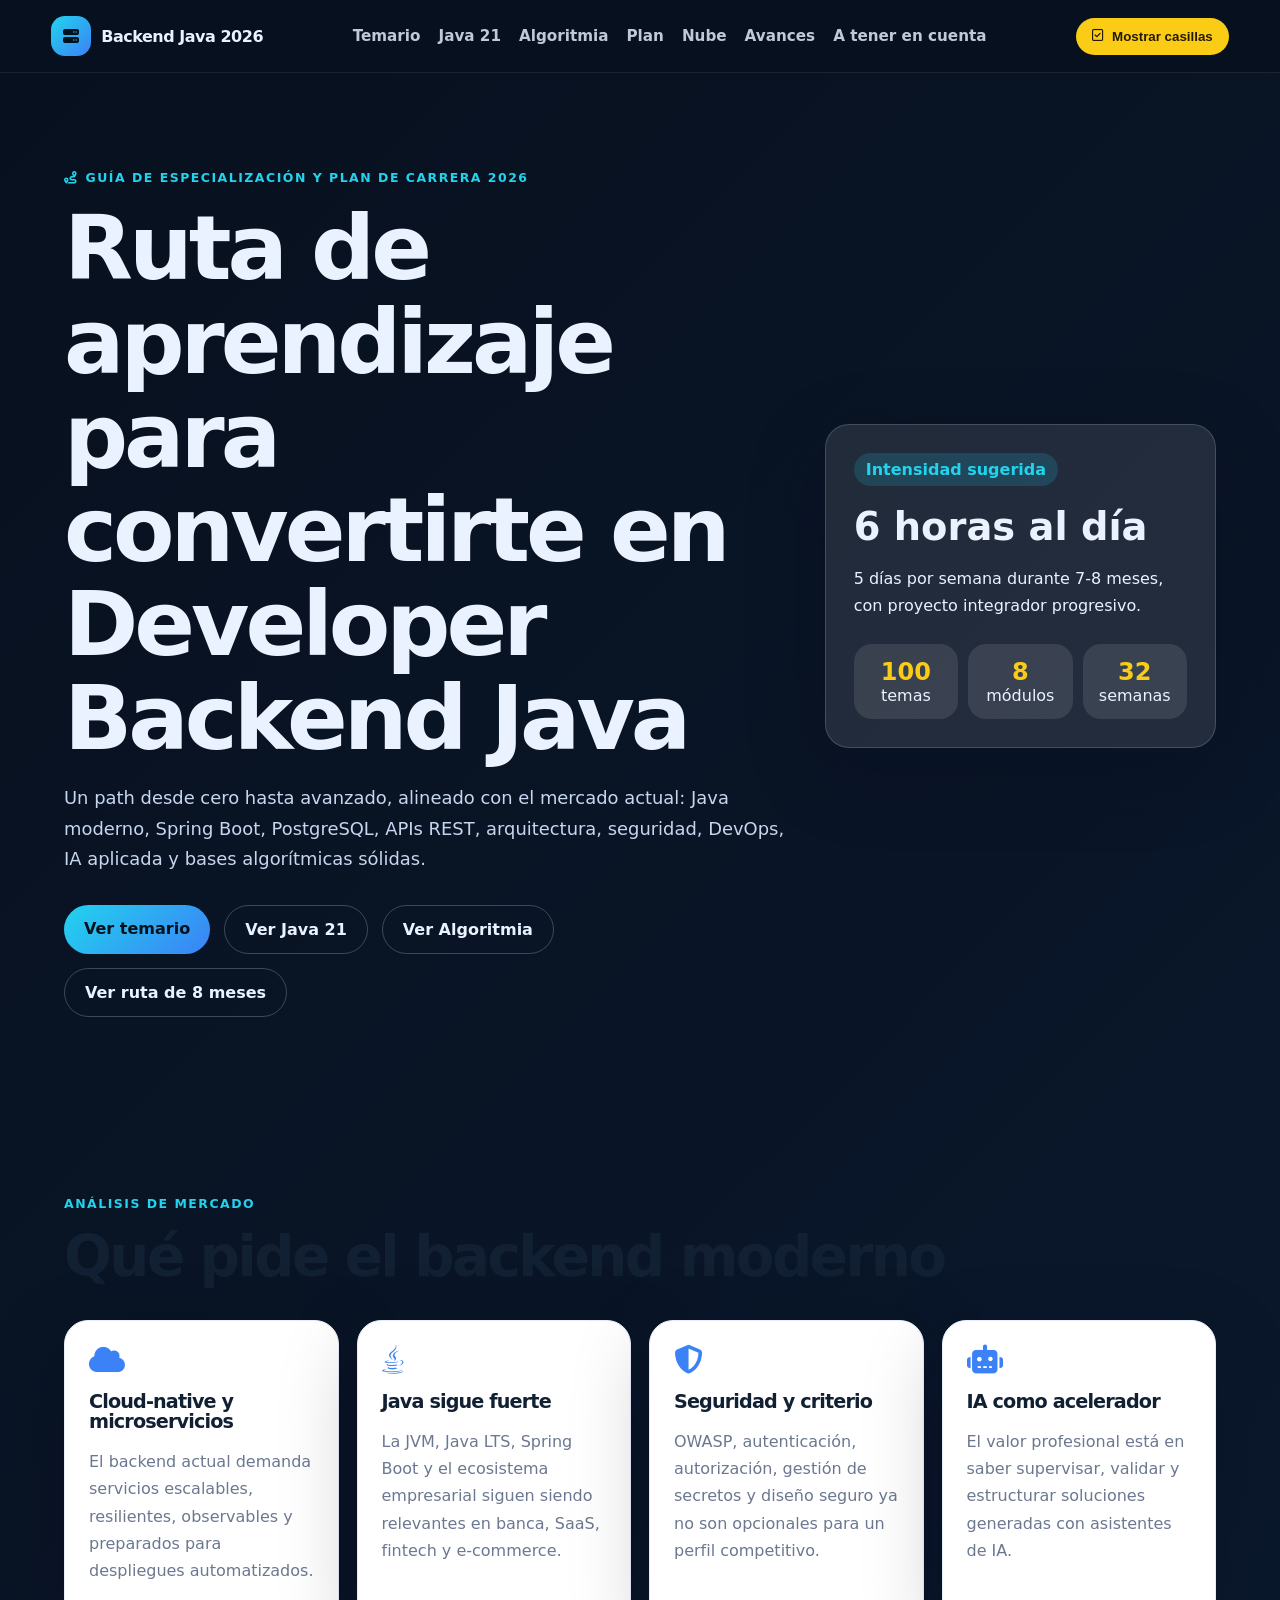
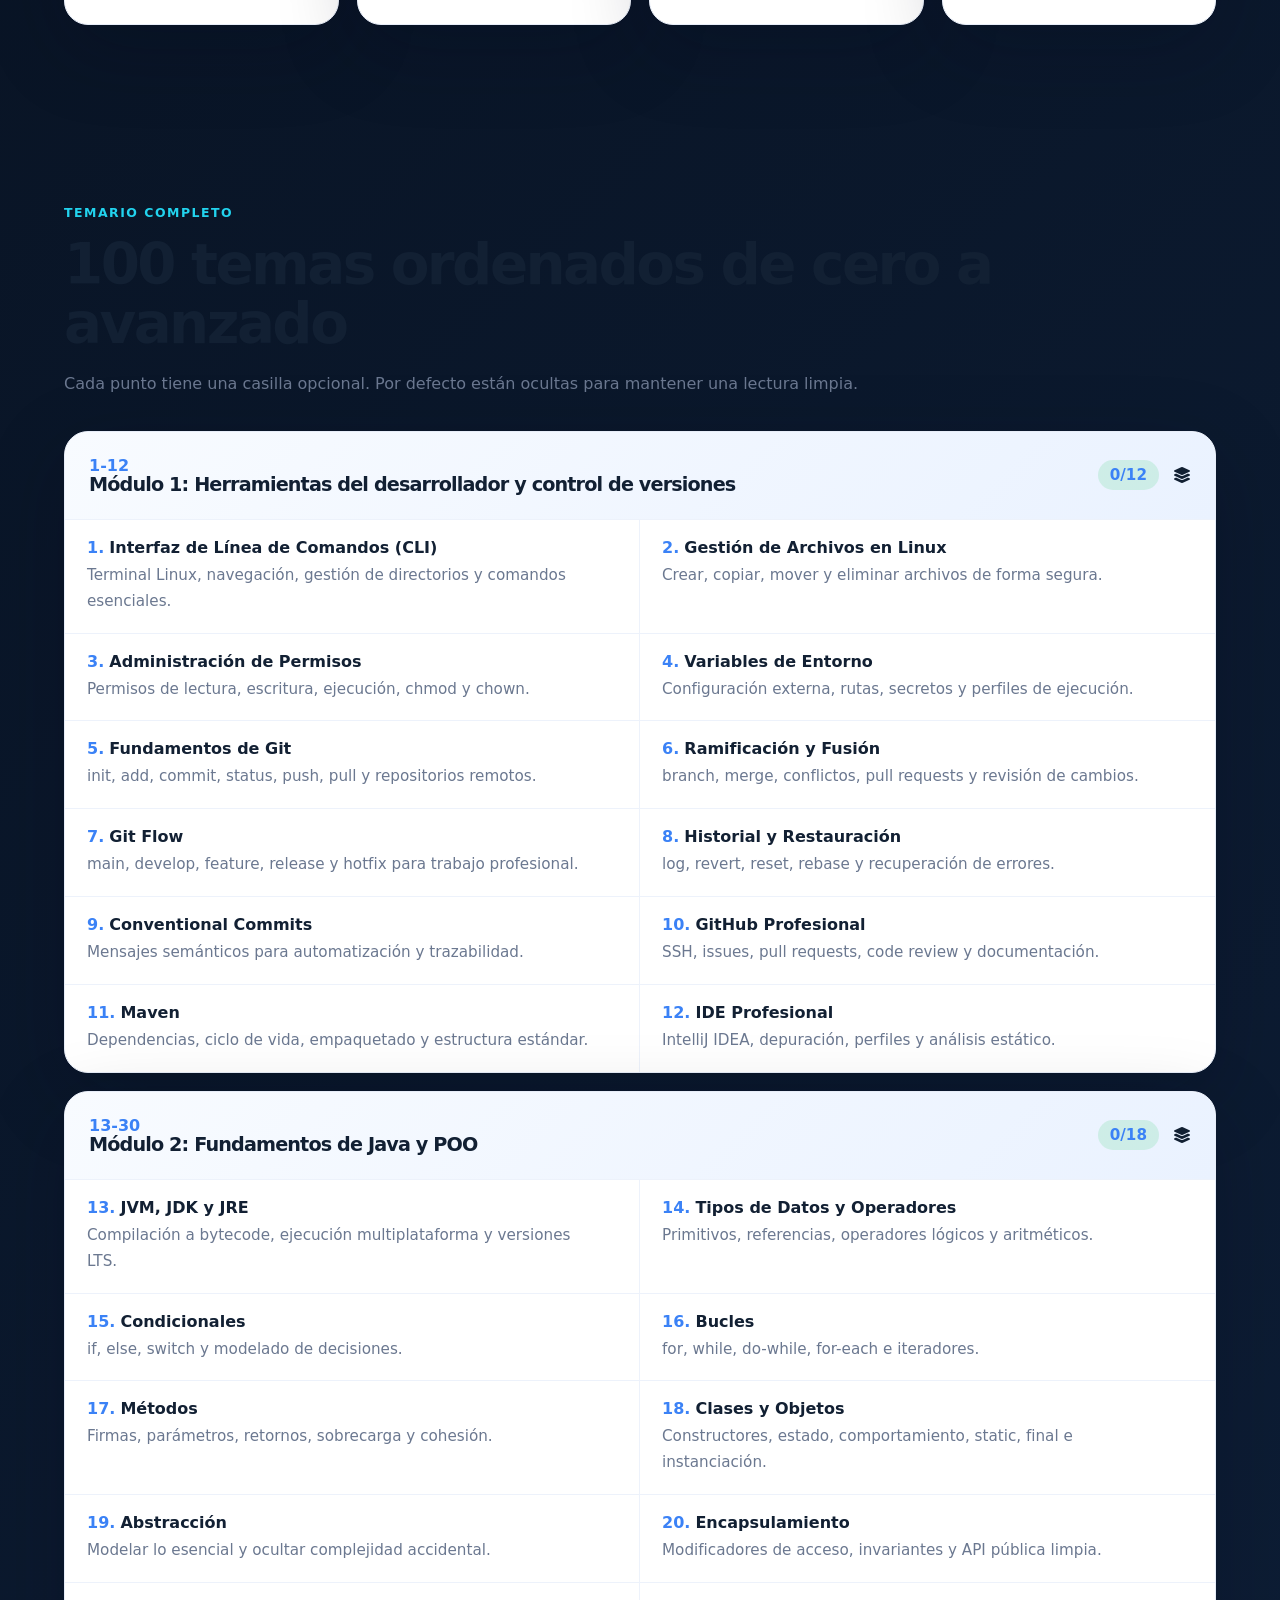
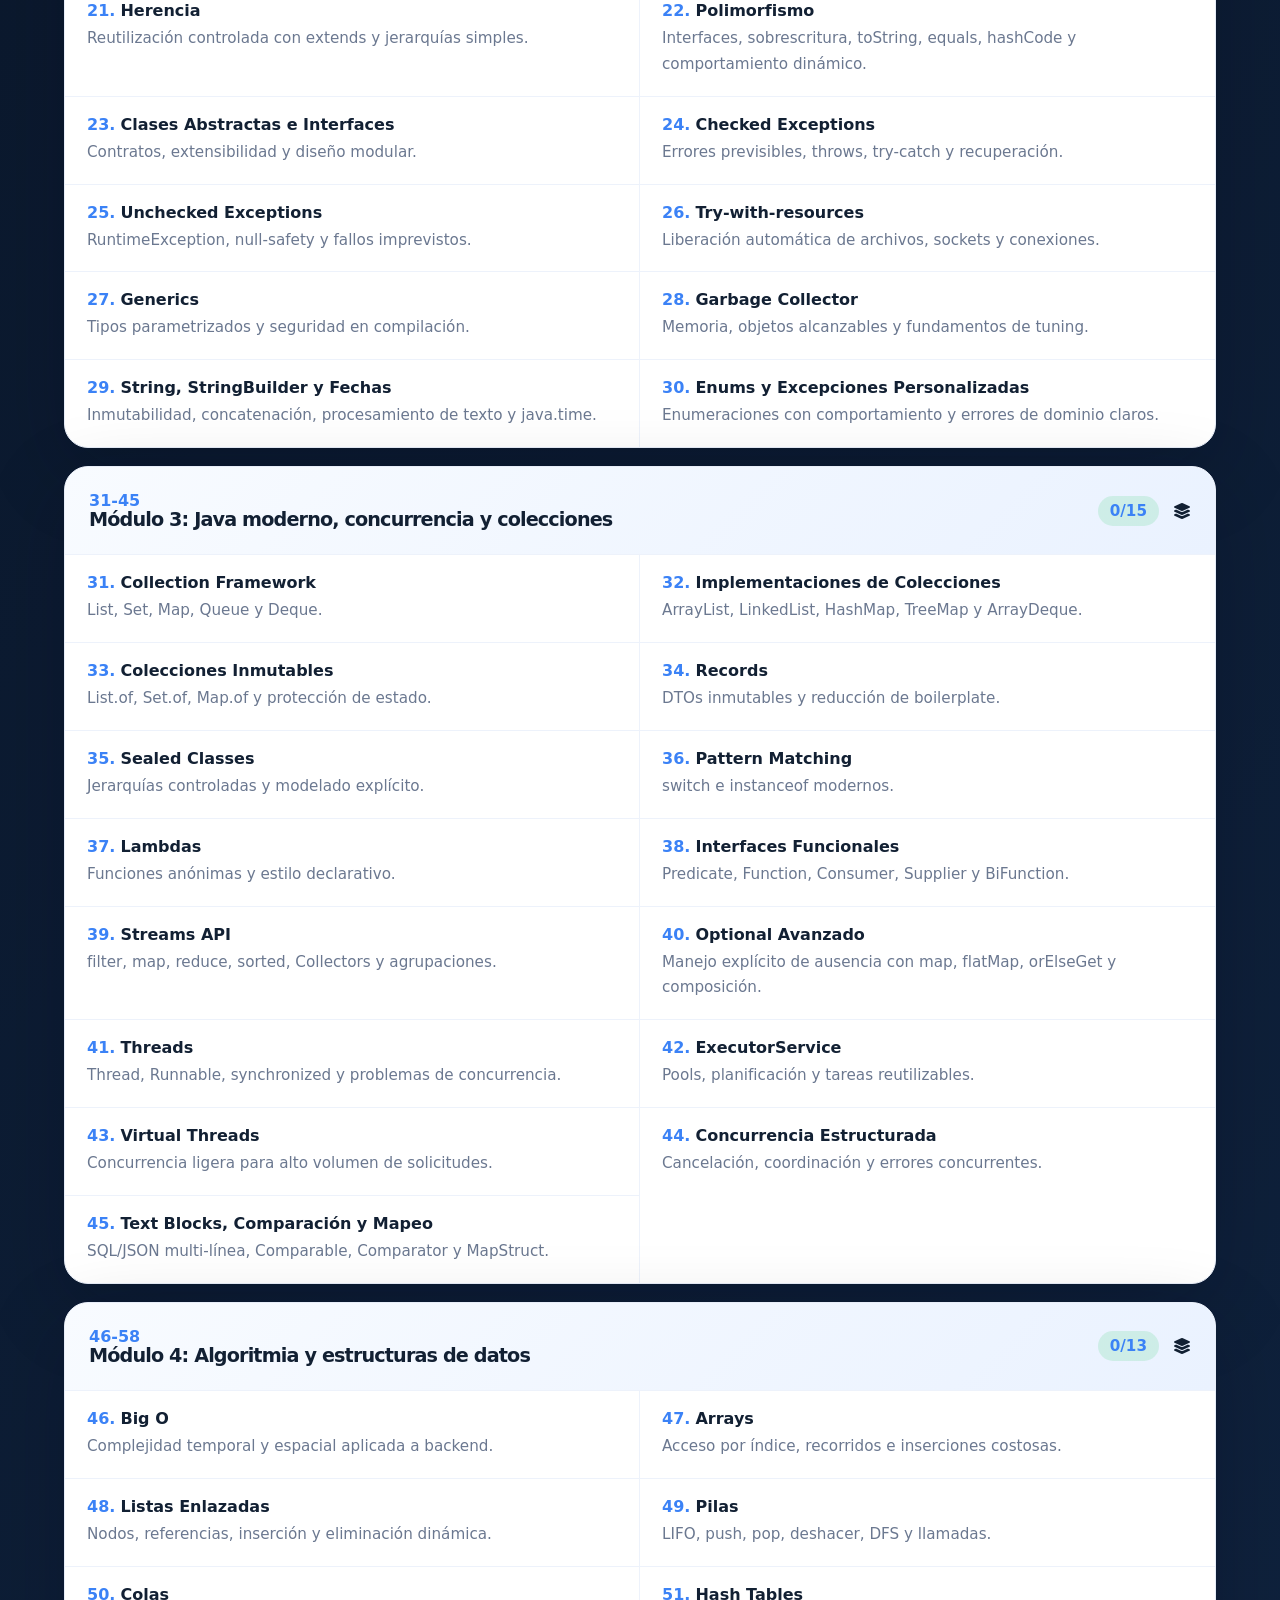
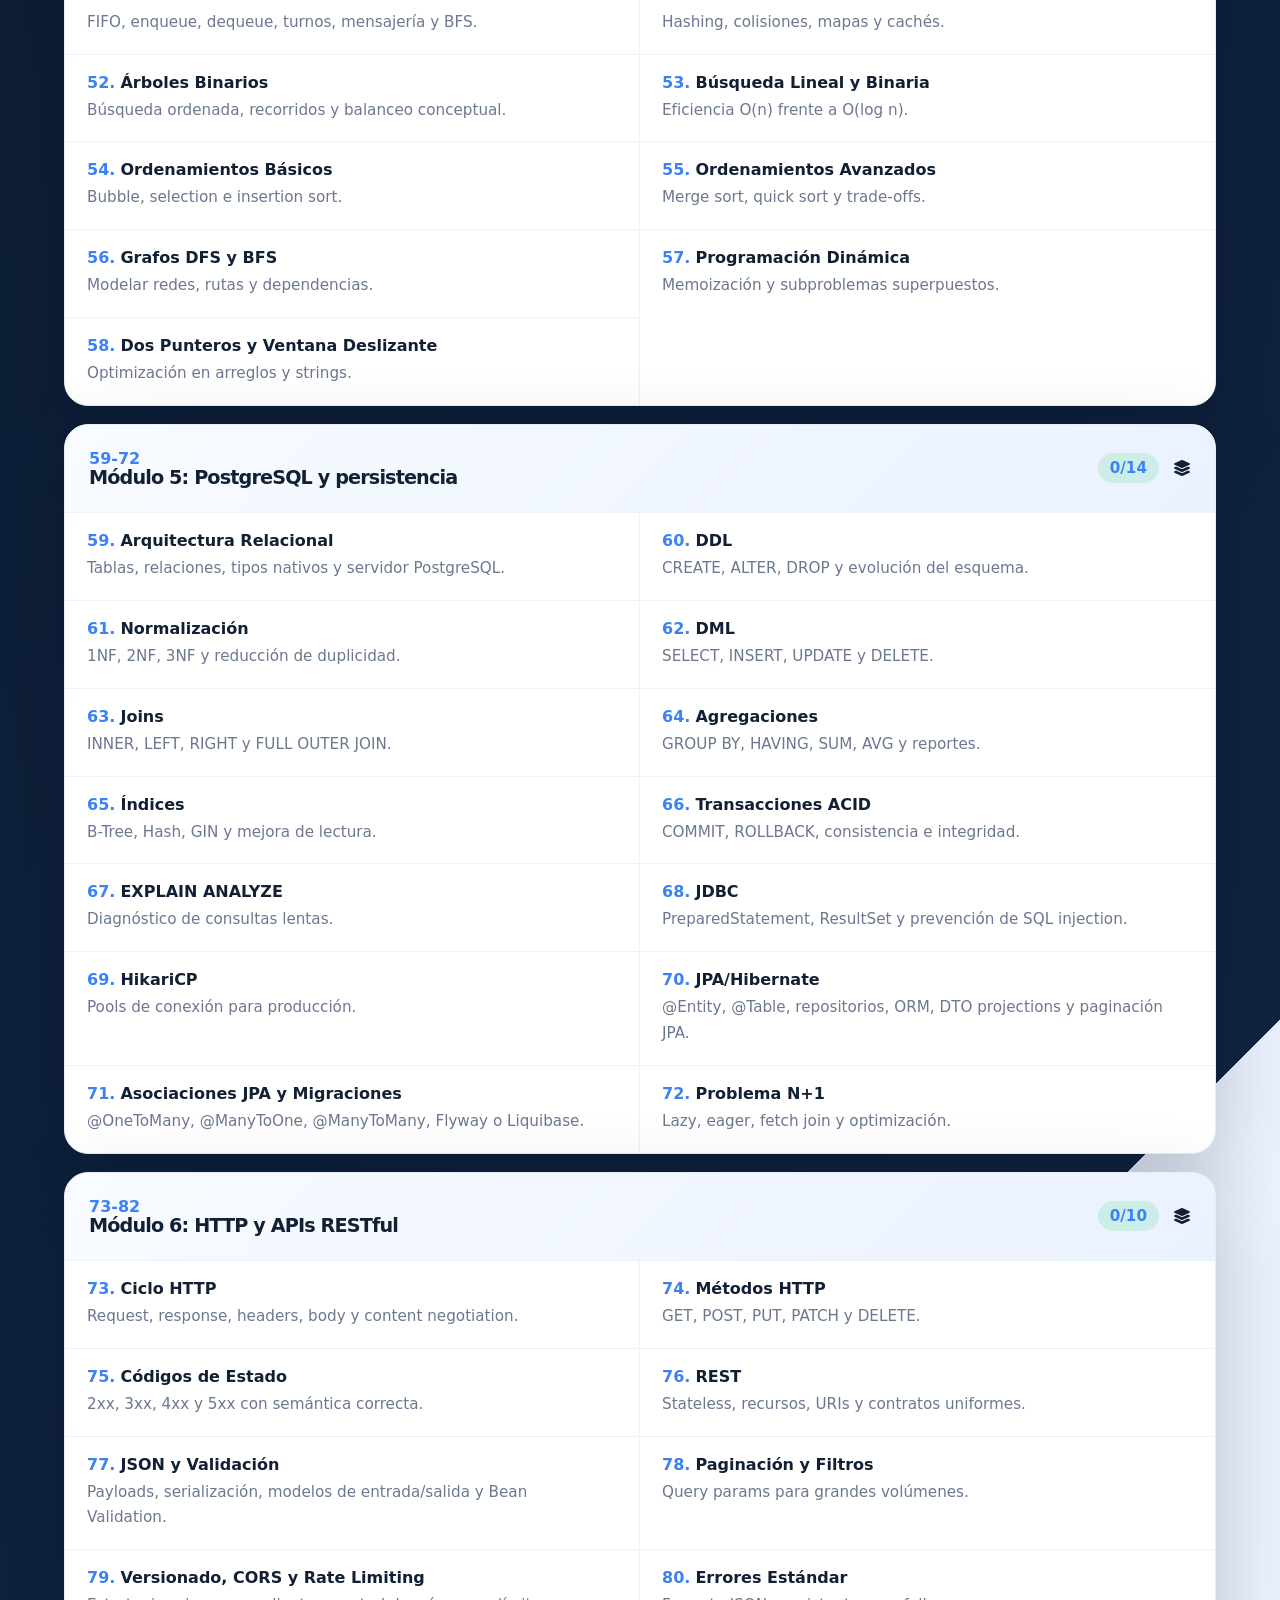
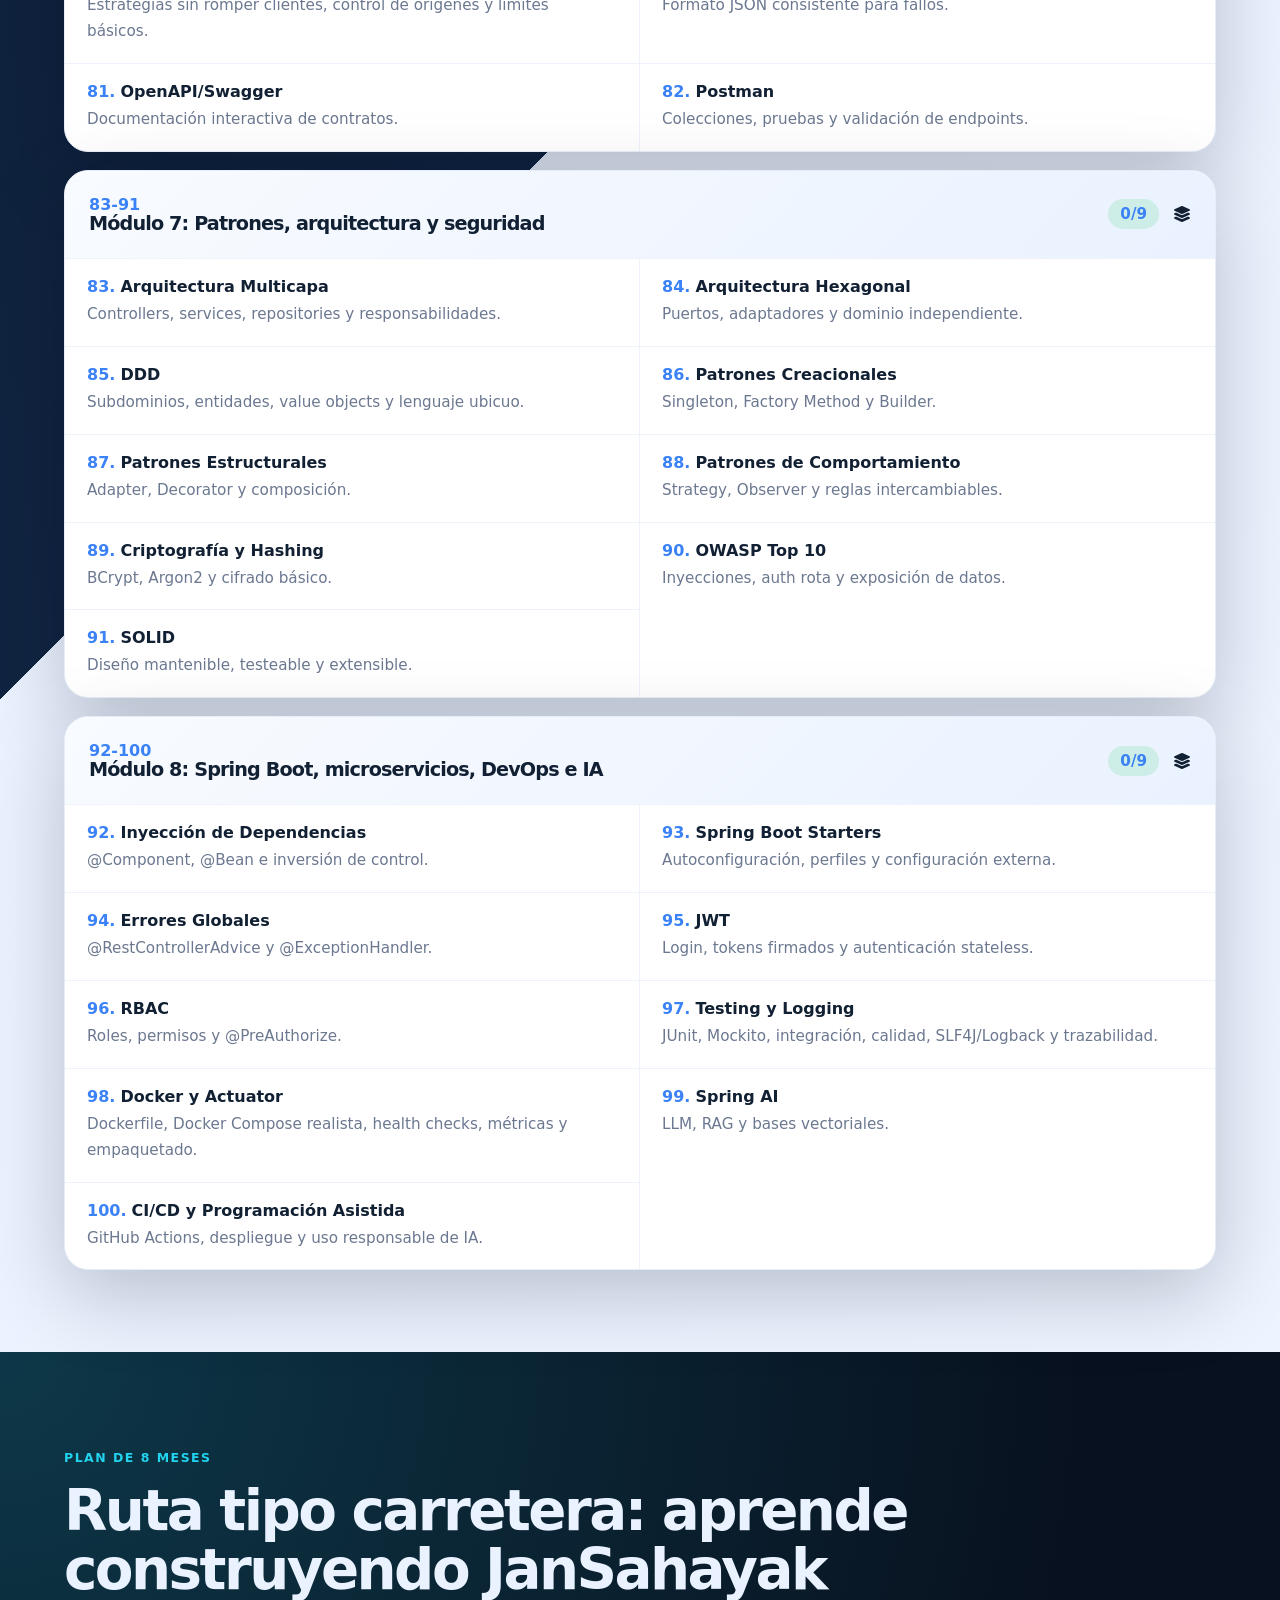
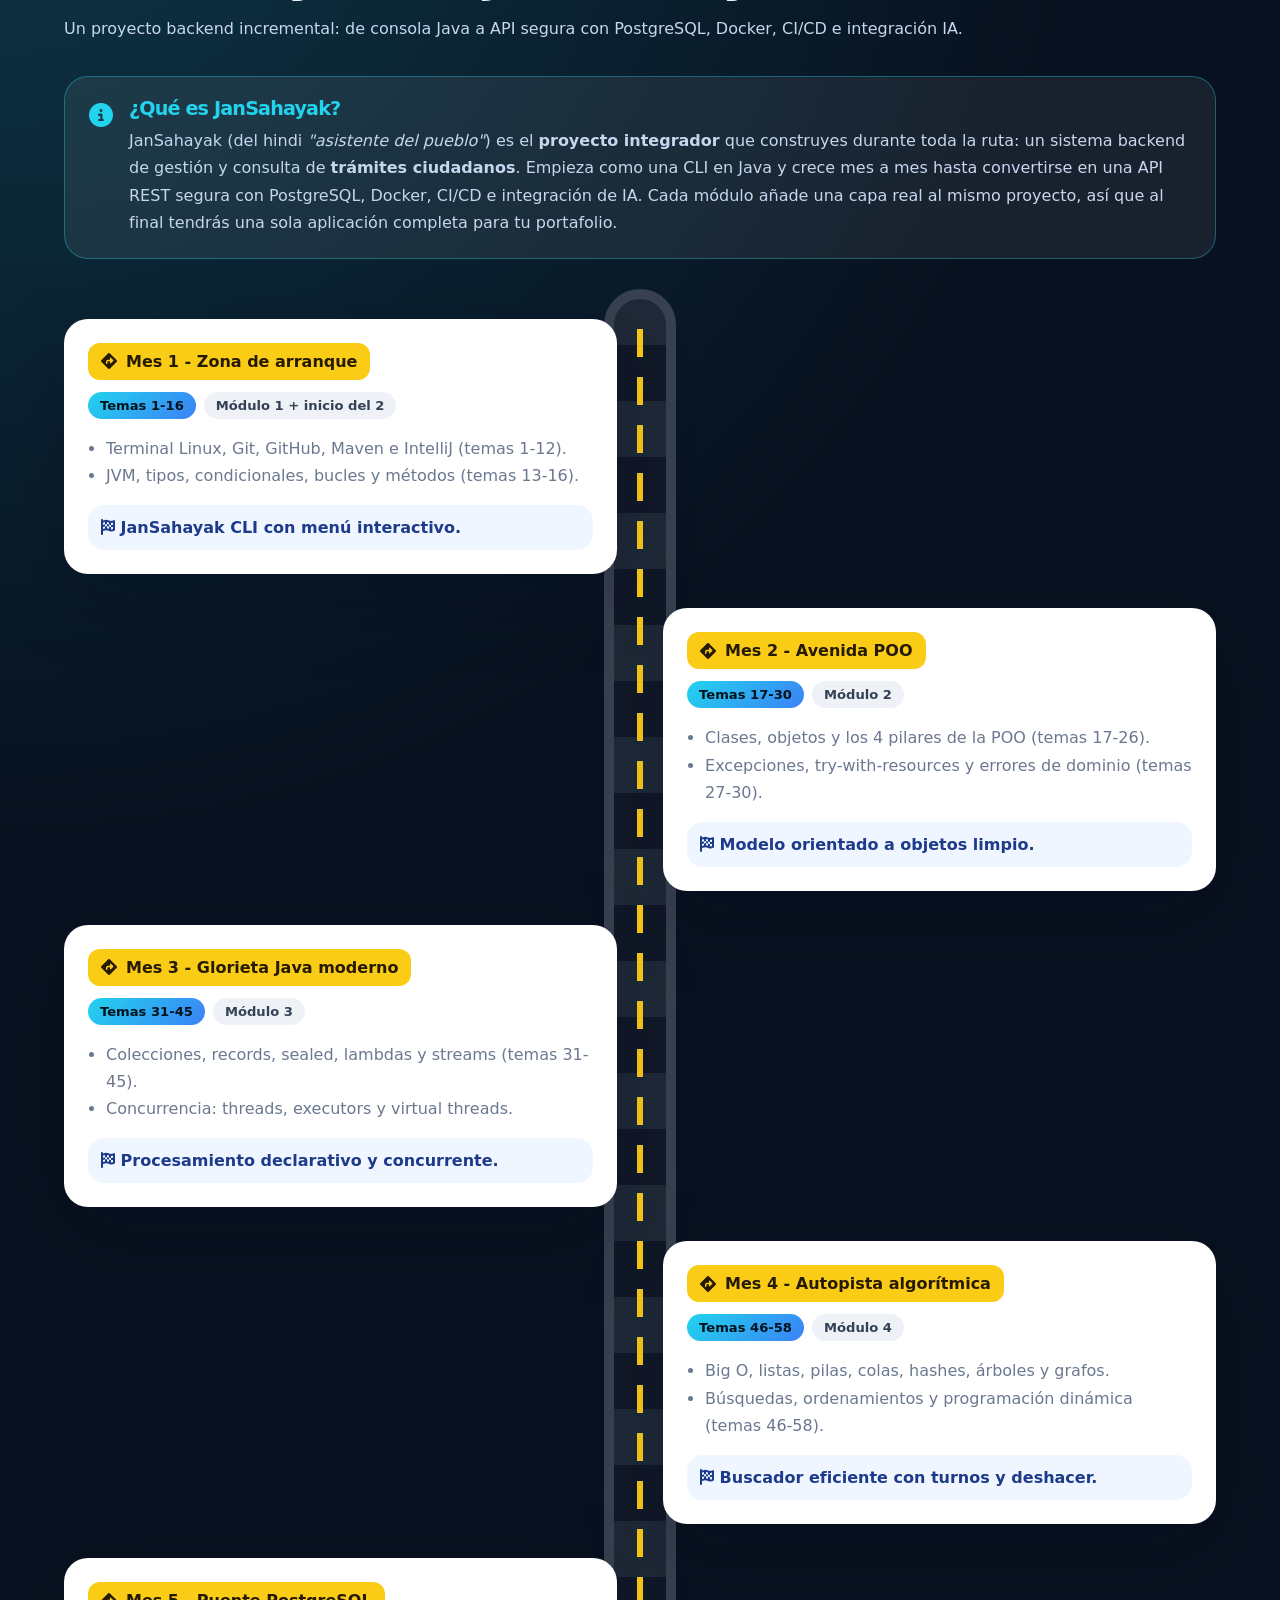
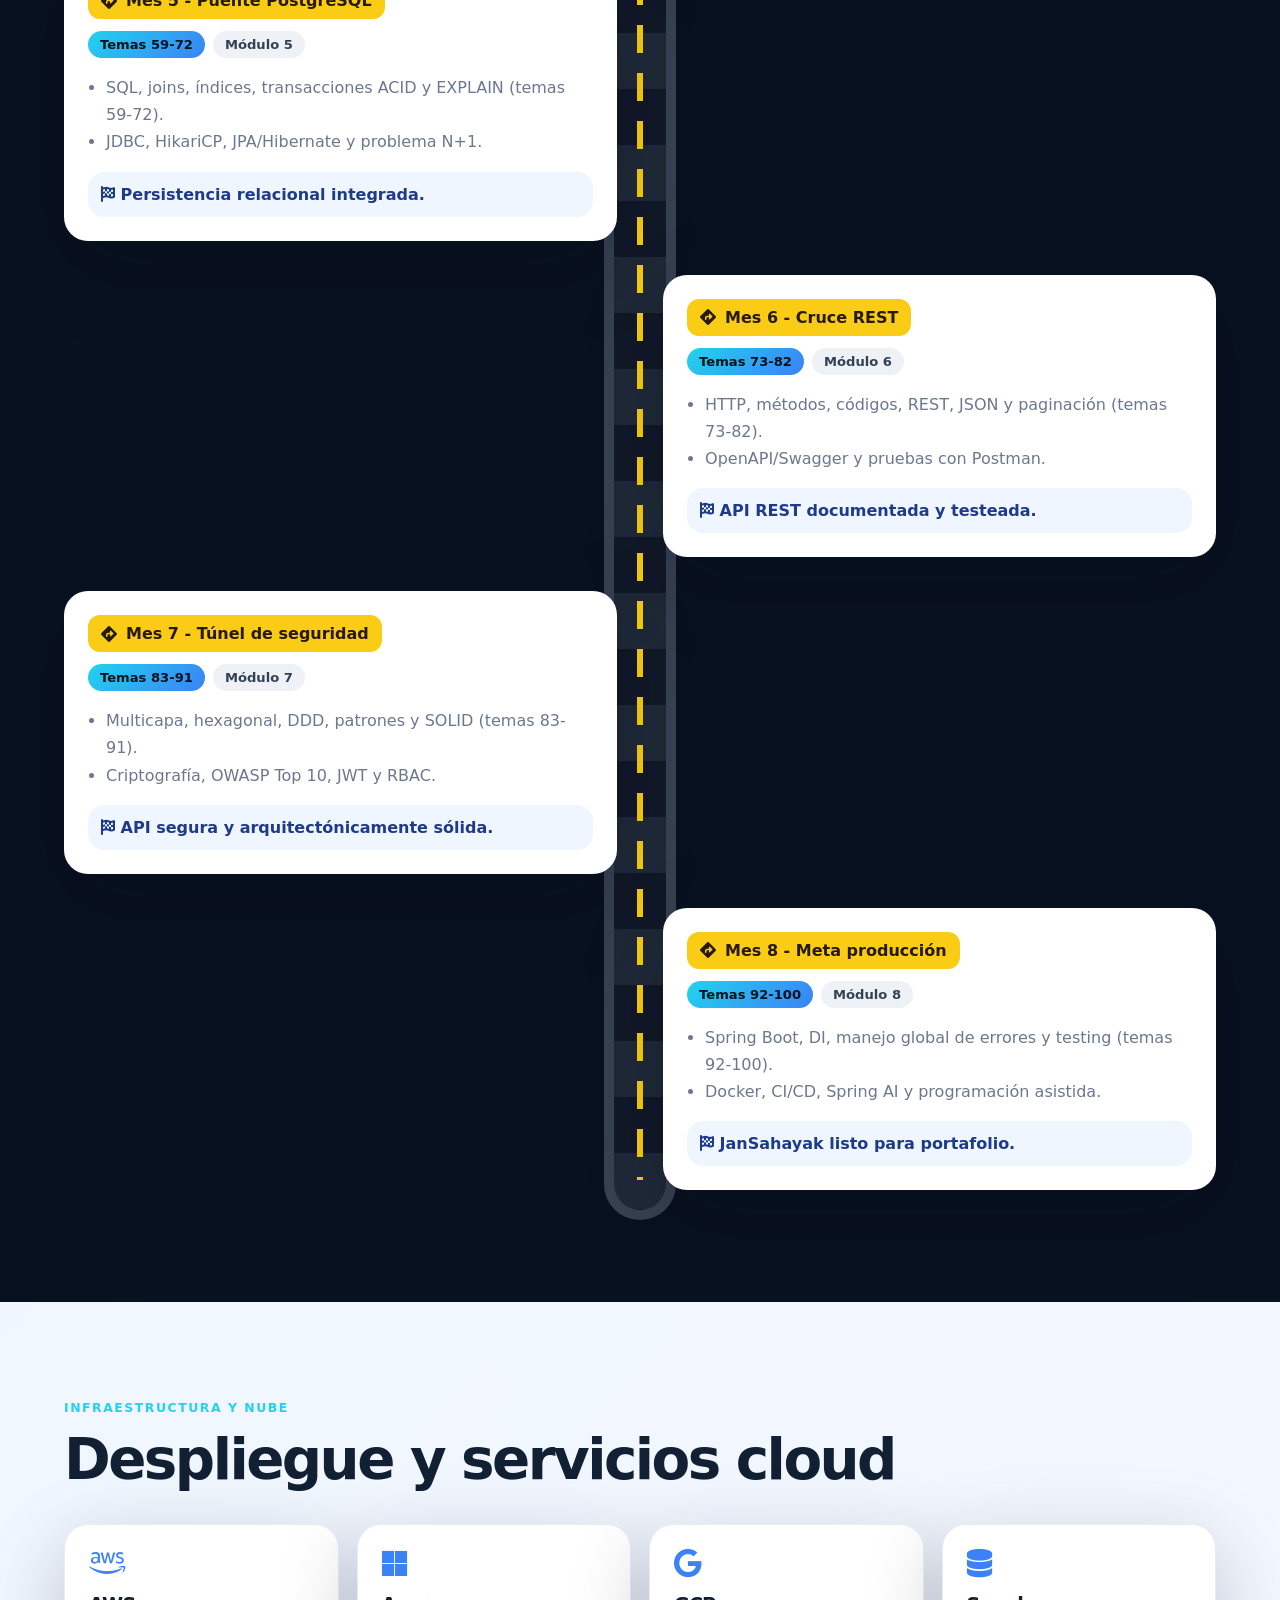
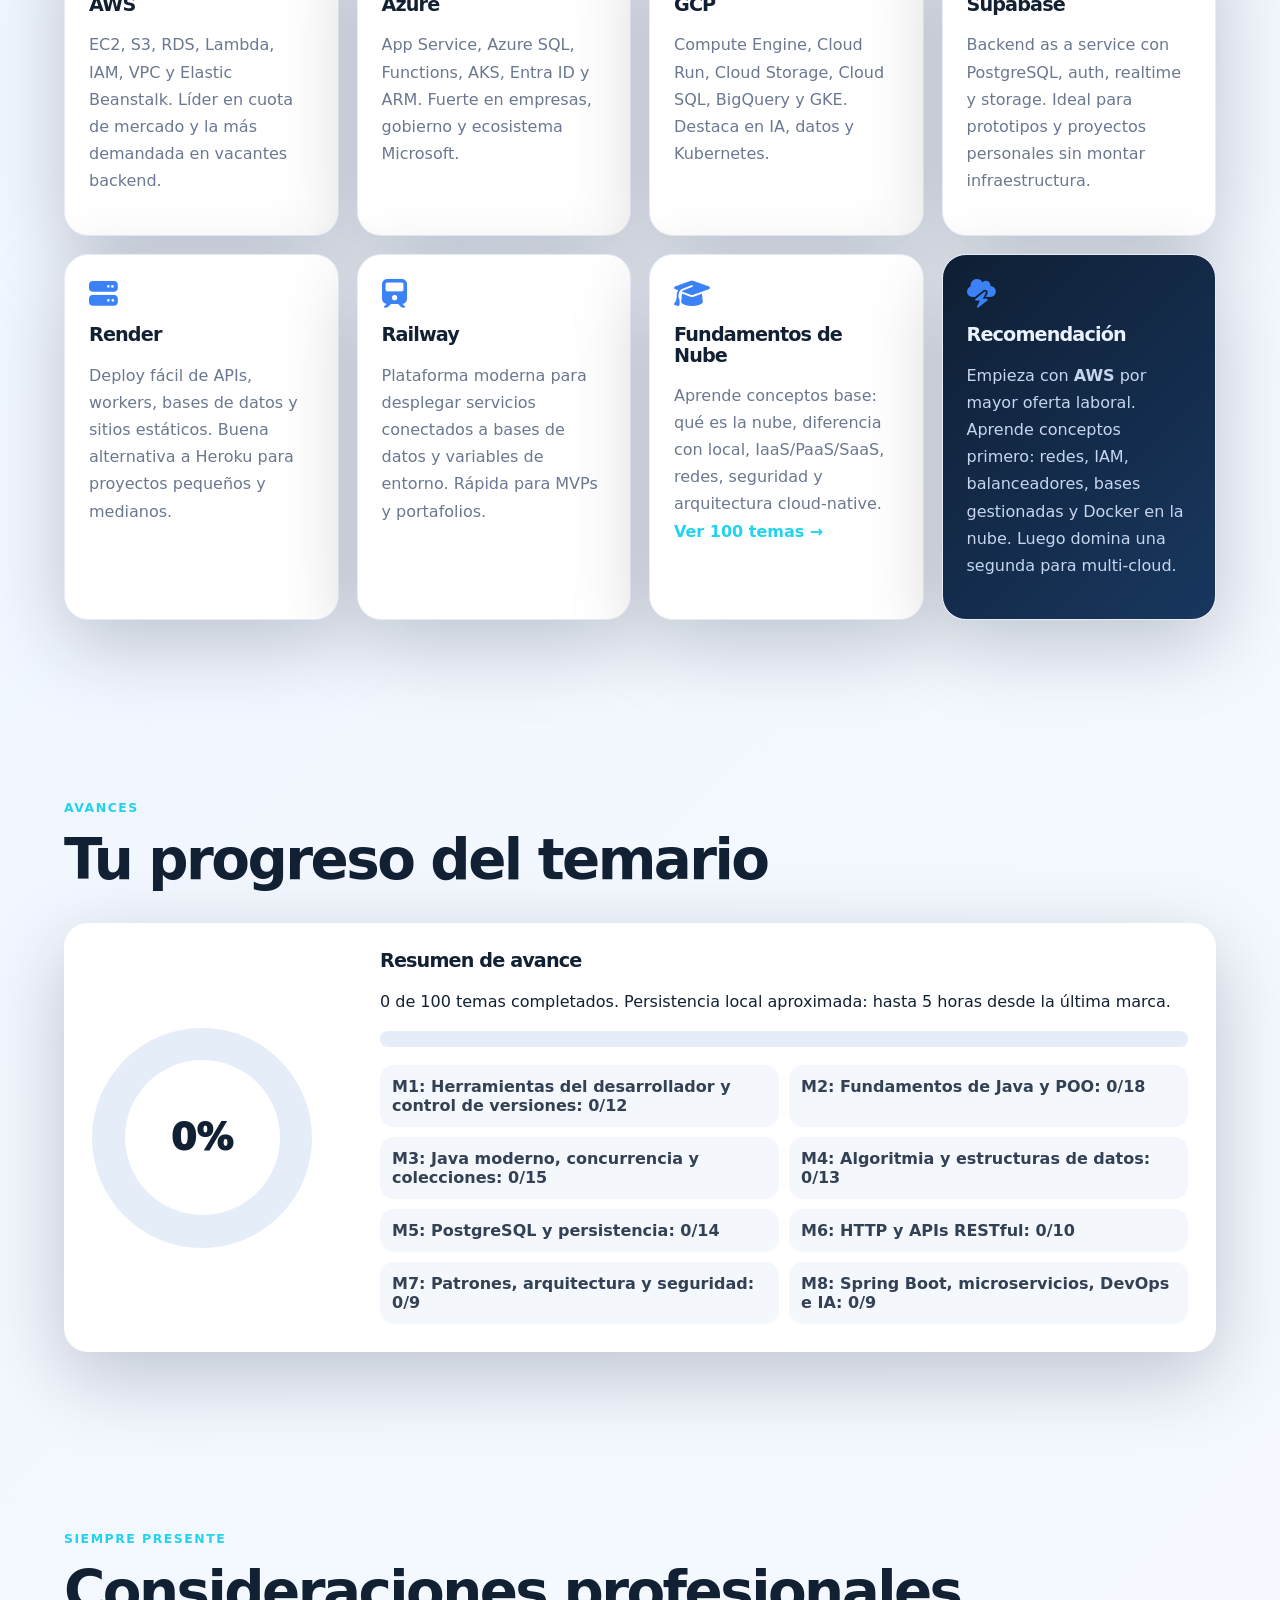
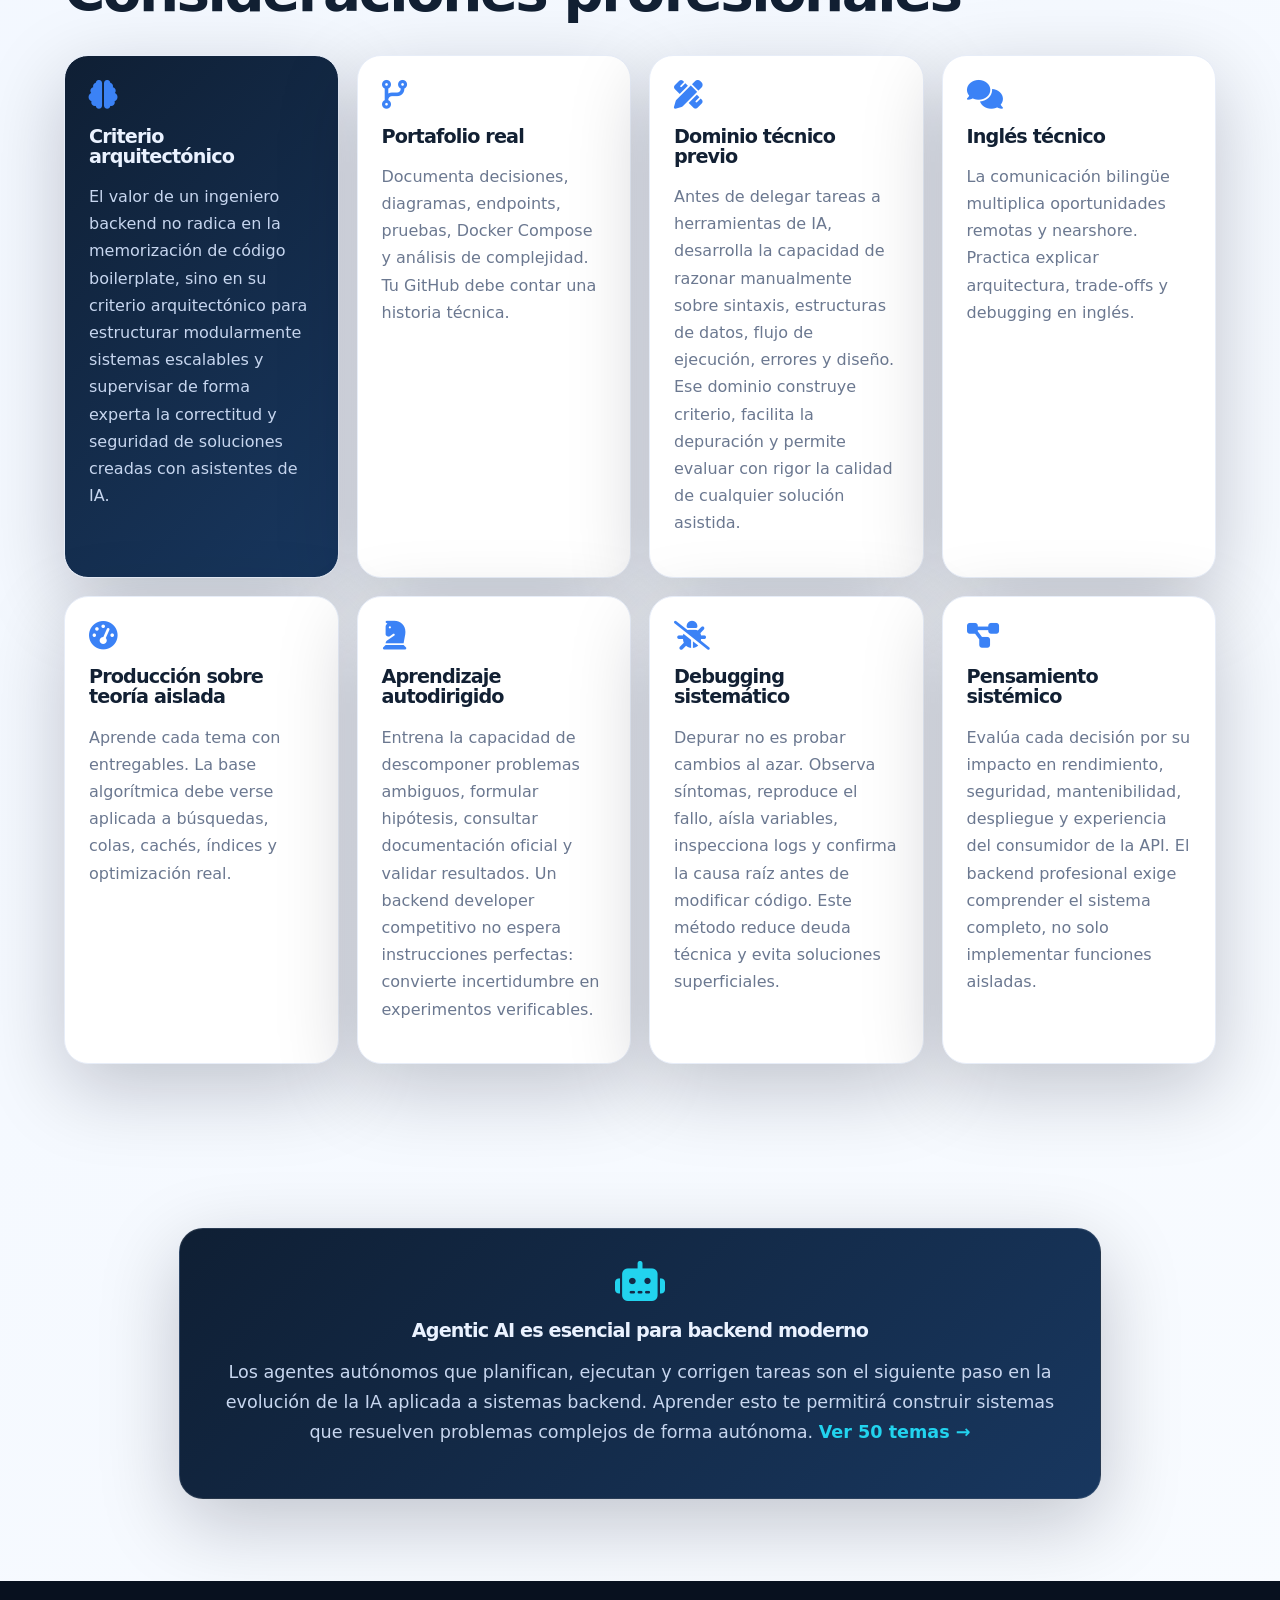
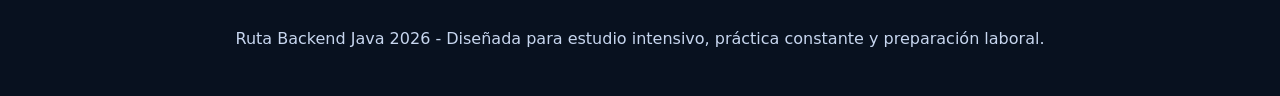
<file: index.html>
<!DOCTYPE html>
<html lang="es">
<head>
  <meta charset="UTF-8">
  <meta name="viewport" content="width=device-width, initial-scale=1.0">
  <title>Ruta Backend Java 2026</title>
  <link rel="preconnect" href="https://cdnjs.cloudflare.com">
  <link rel="stylesheet" href="https://cdnjs.cloudflare.com/ajax/libs/font-awesome/6.5.1/css/all.min.css">
  <link rel="stylesheet" href="styles.css">
</head>
<body>
  <header class="site-header">
    <a href="#inicio" class="brand">
      <span class="brand-icon"><i class="fa-solid fa-server"></i></span>
      <span>Backend Java 2026</span>
    </a>
    <nav class="main-nav" aria-label="Navegación principal">
      <a href="#temario">Temario</a>
      <a href="java.html">Java 21</a>
      <a href="algoritmos.html">Algoritmia</a>
      <a href="#plan">Plan</a>
      <a href="#nube">Nube</a>
      <a href="#avances">Avances</a>
      <a href="#consideraciones">A tener en cuenta</a>
    </nav>
    <button id="toggleChecks" class="toggle-checks" type="button">
      <i class="fa-regular fa-square-check"></i>
      Mostrar casillas
    </button>
  </header>

  <main>
    <section id="inicio" class="hero section">
      <div class="hero-content">
        <p class="eyebrow"><i class="fa-solid fa-route"></i> Guía de Especialización y Plan de Carrera 2026</p>
        <h1>Ruta de aprendizaje para convertirte en Developer Backend Java</h1>
        <p class="hero-copy">Un path desde cero hasta avanzado, alineado con el mercado actual: Java moderno, Spring Boot, PostgreSQL, APIs REST, arquitectura, seguridad, DevOps, IA aplicada y bases algorítmicas sólidas.</p>
        <div class="hero-actions">
          <a class="btn primary" href="#temario">Ver temario</a>
          <a class="btn secondary" href="java.html">Ver Java 21</a>
          <a class="btn secondary" href="algoritmos.html">Ver Algoritmia</a>
          <a class="btn secondary" href="#plan">Ver ruta de 8 meses</a>
        </div>
      </div>
      <aside class="hero-card">
        <span class="card-badge">Intensidad sugerida</span>
        <strong>6 horas al día</strong>
        <p>5 días por semana durante 7-8 meses, con proyecto integrador progresivo.</p>
        <div class="mini-stats">
          <span><b>100</b> temas</span>
          <span><b>8</b> módulos</span>
          <span><b>32</b> semanas</span>
        </div>
      </aside>
    </section>

    <section class="market section">
      <div class="section-heading">
        <p class="eyebrow">Análisis de mercado</p>
        <h2>Qué pide el backend moderno</h2>
      </div>
      <div class="cards-grid">
        <article class="info-card"><i class="fa-solid fa-cloud"></i><h3>Cloud-native y microservicios</h3><p>El backend actual demanda servicios escalables, resilientes, observables y preparados para despliegues automatizados.</p></article>
        <article class="info-card"><i class="fa-brands fa-java"></i><h3>Java sigue fuerte</h3><p>La JVM, Java LTS, Spring Boot y el ecosistema empresarial siguen siendo relevantes en banca, SaaS, fintech y e-commerce.</p></article>
        <article class="info-card"><i class="fa-solid fa-shield-halved"></i><h3>Seguridad y criterio</h3><p>OWASP, autenticación, autorización, gestión de secretos y diseño seguro ya no son opcionales para un perfil competitivo.</p></article>
        <article class="info-card"><i class="fa-solid fa-robot"></i><h3>IA como acelerador</h3><p>El valor profesional está en saber supervisar, validar y estructurar soluciones generadas con asistentes de IA.</p></article>
      </div>
    </section>

    <section id="temario" class="section">
      <div class="section-heading">
        <p class="eyebrow">Temario completo</p>
        <h2>100 temas ordenados de cero a avanzado</h2>
        <p>Cada punto tiene una casilla opcional. Por defecto están ocultas para mantener una lectura limpia.</p>
      </div>
      <div id="curriculum" class="curriculum"></div>
    </section>

    <section id="plan" class="section plan-section">
      <div class="section-heading light">
        <p class="eyebrow">Plan de 8 meses</p>
        <h2>Ruta tipo carretera: aprende construyendo JanSahayak</h2>
        <p>Un proyecto backend incremental: de consola Java a API segura con PostgreSQL, Docker, CI/CD e integración IA.</p>
      </div>
      <div class="jansahayak-note">
        <i class="fa-solid fa-circle-info"></i>
        <div>
          <h3>¿Qué es JanSahayak?</h3>
          <p>JanSahayak (del hindi <em>"asistente del pueblo"</em>) es el <strong>proyecto integrador</strong> que construyes durante toda la ruta: un sistema backend de gestión y consulta de <strong>trámites ciudadanos</strong>. Empieza como una CLI en Java y crece mes a mes hasta convertirse en una API REST segura con PostgreSQL, Docker, CI/CD e integración de IA. Cada módulo añade una capa real al mismo proyecto, así que al final tendrás una sola aplicación completa para tu portafolio.</p>
        </div>
      </div>
      <div id="roadmap" class="roadmap"></div>
    </section>

    <section id="nube" class="section">
      <div class="section-heading">
        <p class="eyebrow">Infraestructura y Nube</p>
        <h2>Despliegue y servicios cloud</h2>
      </div>
      <div class="cards-grid">
        <article class="info-card">
          <i class="fa-brands fa-aws"></i>
          <h3>AWS</h3>
          <p>EC2, S3, RDS, Lambda, IAM, VPC y Elastic Beanstalk. Líder en cuota de mercado y la más demandada en vacantes backend.</p>
        </article>
        <article class="info-card">
          <i class="fa-brands fa-microsoft"></i>
          <h3>Azure</h3>
          <p>App Service, Azure SQL, Functions, AKS, Entra ID y ARM. Fuerte en empresas, gobierno y ecosistema Microsoft.</p>
        </article>
        <article class="info-card">
          <i class="fa-brands fa-google"></i>
          <h3>GCP</h3>
          <p>Compute Engine, Cloud Run, Cloud Storage, Cloud SQL, BigQuery y GKE. Destaca en IA, datos y Kubernetes.</p>
        </article>
        <article class="info-card">
          <i class="fa-solid fa-database"></i>
          <h3>Supabase</h3>
          <p>Backend as a service con PostgreSQL, auth, realtime y storage. Ideal para prototipos y proyectos personales sin montar infraestructura.</p>
        </article>
        <article class="info-card">
          <i class="fa-solid fa-server"></i>
          <h3>Render</h3>
          <p>Deploy fácil de APIs, workers, bases de datos y sitios estáticos. Buena alternativa a Heroku para proyectos pequeños y medianos.</p>
        </article>
        <article class="info-card">
          <i class="fa-solid fa-train"></i>
          <h3>Railway</h3>
          <p>Plataforma moderna para desplegar servicios conectados a bases de datos y variables de entorno. Rápida para MVPs y portafolios.</p>
        </article>
        <article class="info-card">
          <i class="fa-solid fa-graduation-cap"></i>
          <h3>Fundamentos de Nube</h3>
          <p>Aprende conceptos base: qué es la nube, diferencia con local, IaaS/PaaS/SaaS, redes, seguridad y arquitectura cloud-native. <a href="cloud.html" style="color: var(--primary); font-weight: 900;">Ver 100 temas →</a></p>
        </article>
        <article class="info-card featured">
          <i class="fa-solid fa-cloud-bolt"></i>
          <h3>Recomendación</h3>
          <p>Empieza con <strong>AWS</strong> por mayor oferta laboral. Aprende conceptos primero: redes, IAM, balanceadores, bases gestionadas y Docker en la nube. Luego domina una segunda para multi-cloud.</p>
        </article>
      </div>
    </section>

    <section id="avances" class="section">
      <div class="section-heading">
        <p class="eyebrow">Avances</p>
        <h2>Tu progreso del temario</h2>
      </div>
      <div class="progress-panel">
        <div class="progress-ring" aria-label="Progreso general">
          <span id="progressPercent">0%</span>
        </div>
        <div class="progress-details">
          <h3>Resumen de avance</h3>
          <p id="progressText">Marca temas completados para calcular tu progreso.</p>
          <div class="progress-bar"><span id="progressBar"></span></div>
          <div id="moduleProgress" class="module-progress"></div>
        </div>
      </div>
    </section>

    <section id="consideraciones" class="section">
      <div class="section-heading">
        <p class="eyebrow">Siempre presente</p>
        <h2>Consideraciones profesionales</h2>
      </div>
      <div class="cards-grid considerations">
        <article class="info-card featured"><i class="fa-solid fa-brain"></i><h3>Criterio arquitectónico</h3><p>El valor de un ingeniero backend no radica en la memorización de código boilerplate, sino en su criterio arquitectónico para estructurar modularmente sistemas escalables y supervisar de forma experta la correctitud y seguridad de soluciones creadas con asistentes de IA.</p></article>
        <article class="info-card"><i class="fa-solid fa-code-branch"></i><h3>Portafolio real</h3><p>Documenta decisiones, diagramas, endpoints, pruebas, Docker Compose y análisis de complejidad. Tu GitHub debe contar una historia técnica.</p></article>
        <article class="info-card"><i class="fa-solid fa-pen-ruler"></i><h3>Dominio técnico previo</h3><p>Antes de delegar tareas a herramientas de IA, desarrolla la capacidad de razonar manualmente sobre sintaxis, estructuras de datos, flujo de ejecución, errores y diseño. Ese dominio construye criterio, facilita la depuración y permite evaluar con rigor la calidad de cualquier solución asistida.</p></article>
        <article class="info-card"><i class="fa-solid fa-comments"></i><h3>Inglés técnico</h3><p>La comunicación bilingüe multiplica oportunidades remotas y nearshore. Practica explicar arquitectura, trade-offs y debugging en inglés.</p></article>
        <article class="info-card"><i class="fa-solid fa-gauge-high"></i><h3>Producción sobre teoría aislada</h3><p>Aprende cada tema con entregables. La base algorítmica debe verse aplicada a búsquedas, colas, cachés, índices y optimización real.</p></article>
        <article class="info-card"><i class="fa-solid fa-chess-knight"></i><h3>Aprendizaje autodirigido</h3><p>Entrena la capacidad de descomponer problemas ambiguos, formular hipótesis, consultar documentación oficial y validar resultados. Un backend developer competitivo no espera instrucciones perfectas: convierte incertidumbre en experimentos verificables.</p></article>
        <article class="info-card"><i class="fa-solid fa-bug-slash"></i><h3>Debugging sistemático</h3><p>Depurar no es probar cambios al azar. Observa síntomas, reproduce el fallo, aísla variables, inspecciona logs y confirma la causa raíz antes de modificar código. Este método reduce deuda técnica y evita soluciones superficiales.</p></article>
        <article class="info-card"><i class="fa-solid fa-diagram-project"></i><h3>Pensamiento sistémico</h3><p>Evalúa cada decisión por su impacto en rendimiento, seguridad, mantenibilidad, despliegue y experiencia del consumidor de la API. El backend profesional exige comprender el sistema completo, no solo implementar funciones aisladas.</p></article>
      </div>
    </section>

    <section class="section">
      <div class="agentic-card">
        <i class="fa-solid fa-robot"></i>
        <h3>Agentic AI es esencial para backend moderno</h3>
        <p>Los agentes autónomos que planifican, ejecutan y corrigen tareas son el siguiente paso en la evolución de la IA aplicada a sistemas backend. Aprender esto te permitirá construir sistemas que resuelven problemas complejos de forma autónoma. <a href="agentic.html" style="color: var(--primary); font-weight: 900;">Ver 50 temas →</a></p>
      </div>
    </section>
  </main>

  <footer class="site-footer">
    <p>Ruta Backend Java 2026 - Diseñada para estudio intensivo, práctica constante y preparación laboral.</p>
  </footer>

  <script src="app.js"></script>
</body>
</html>
</file>
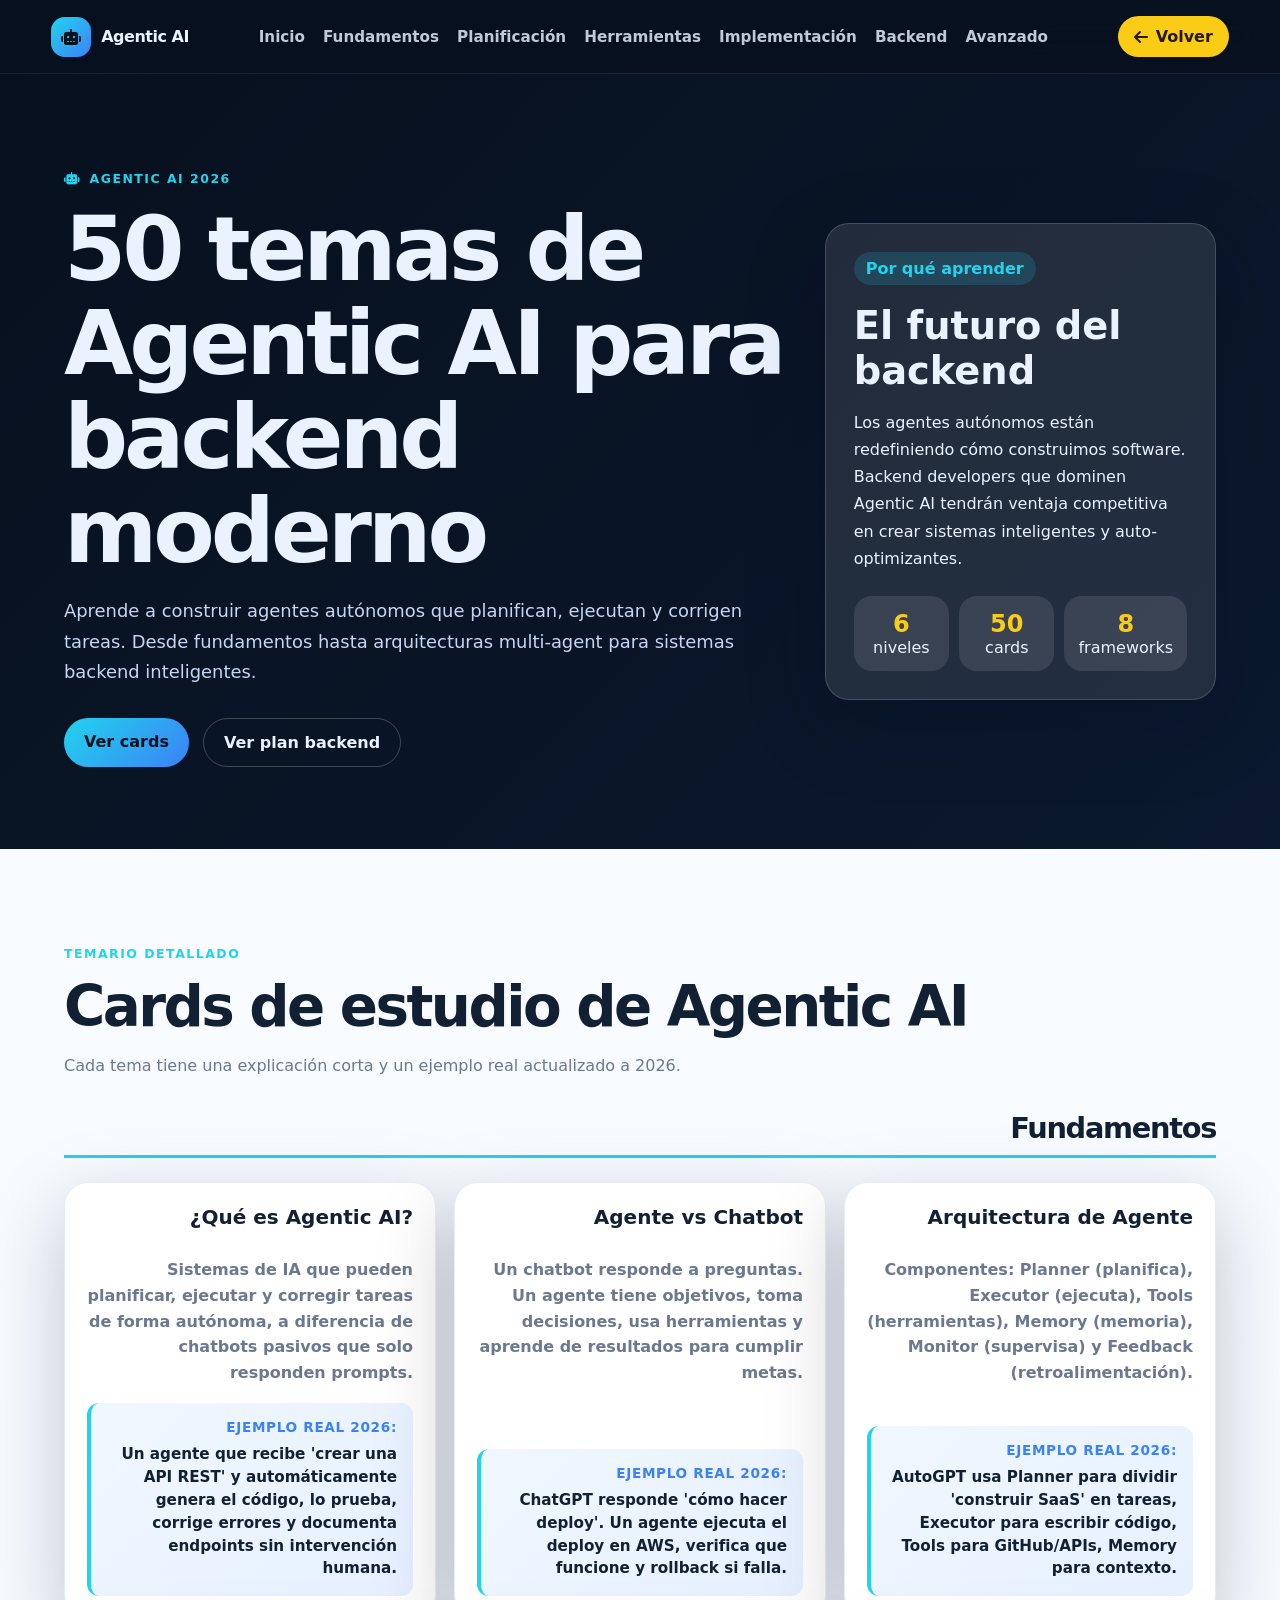
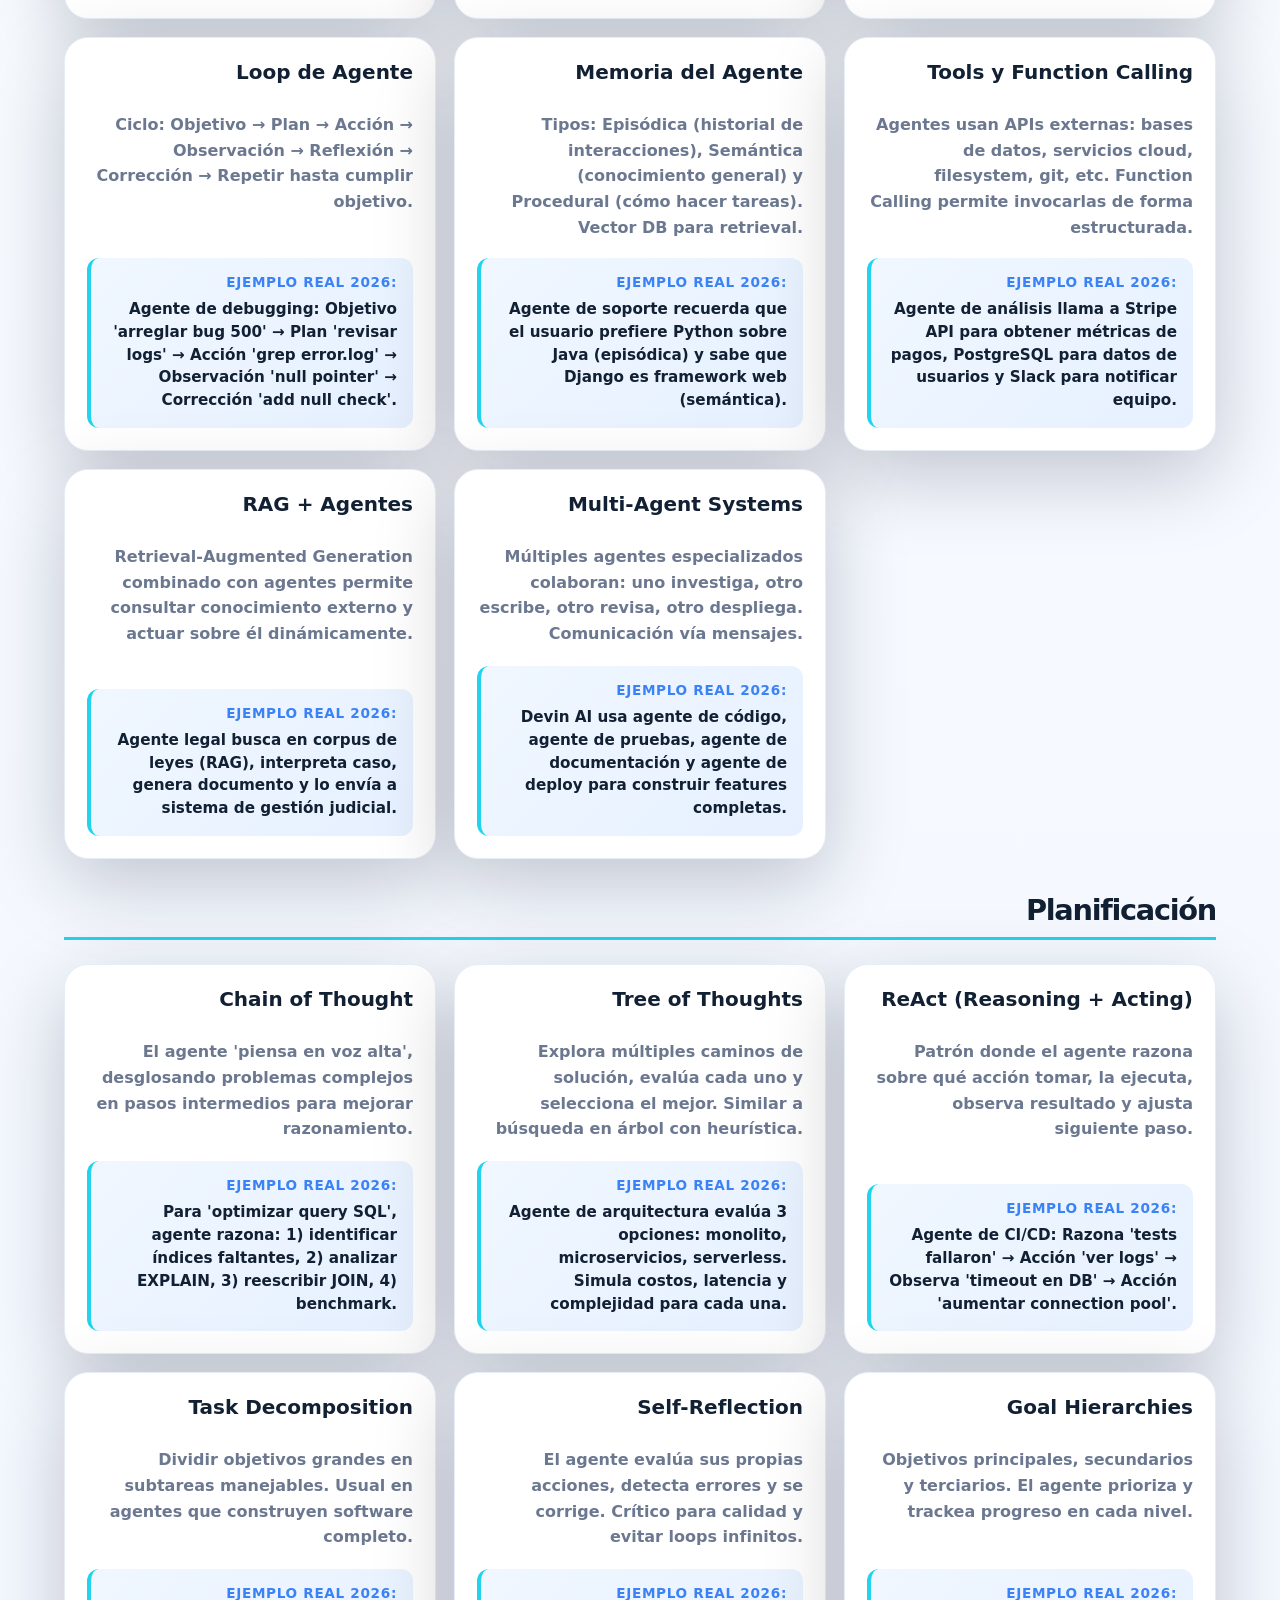
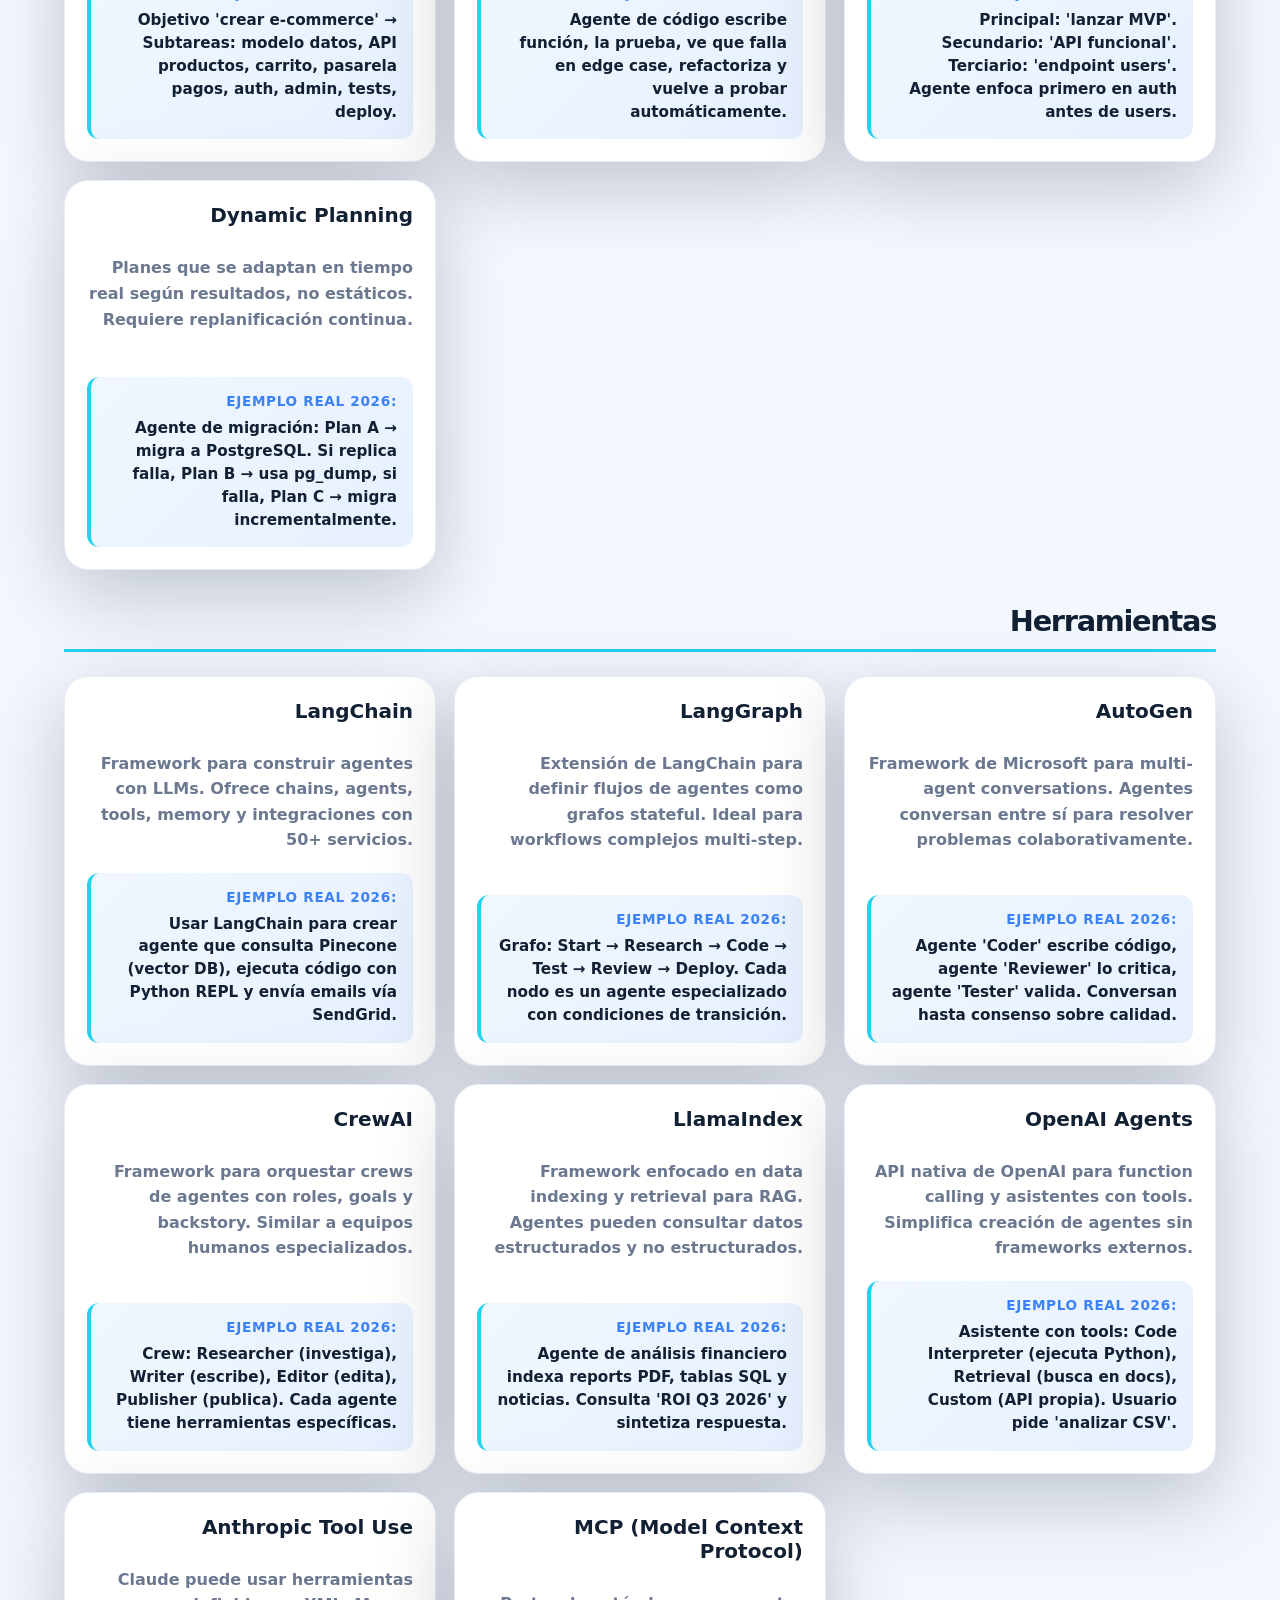
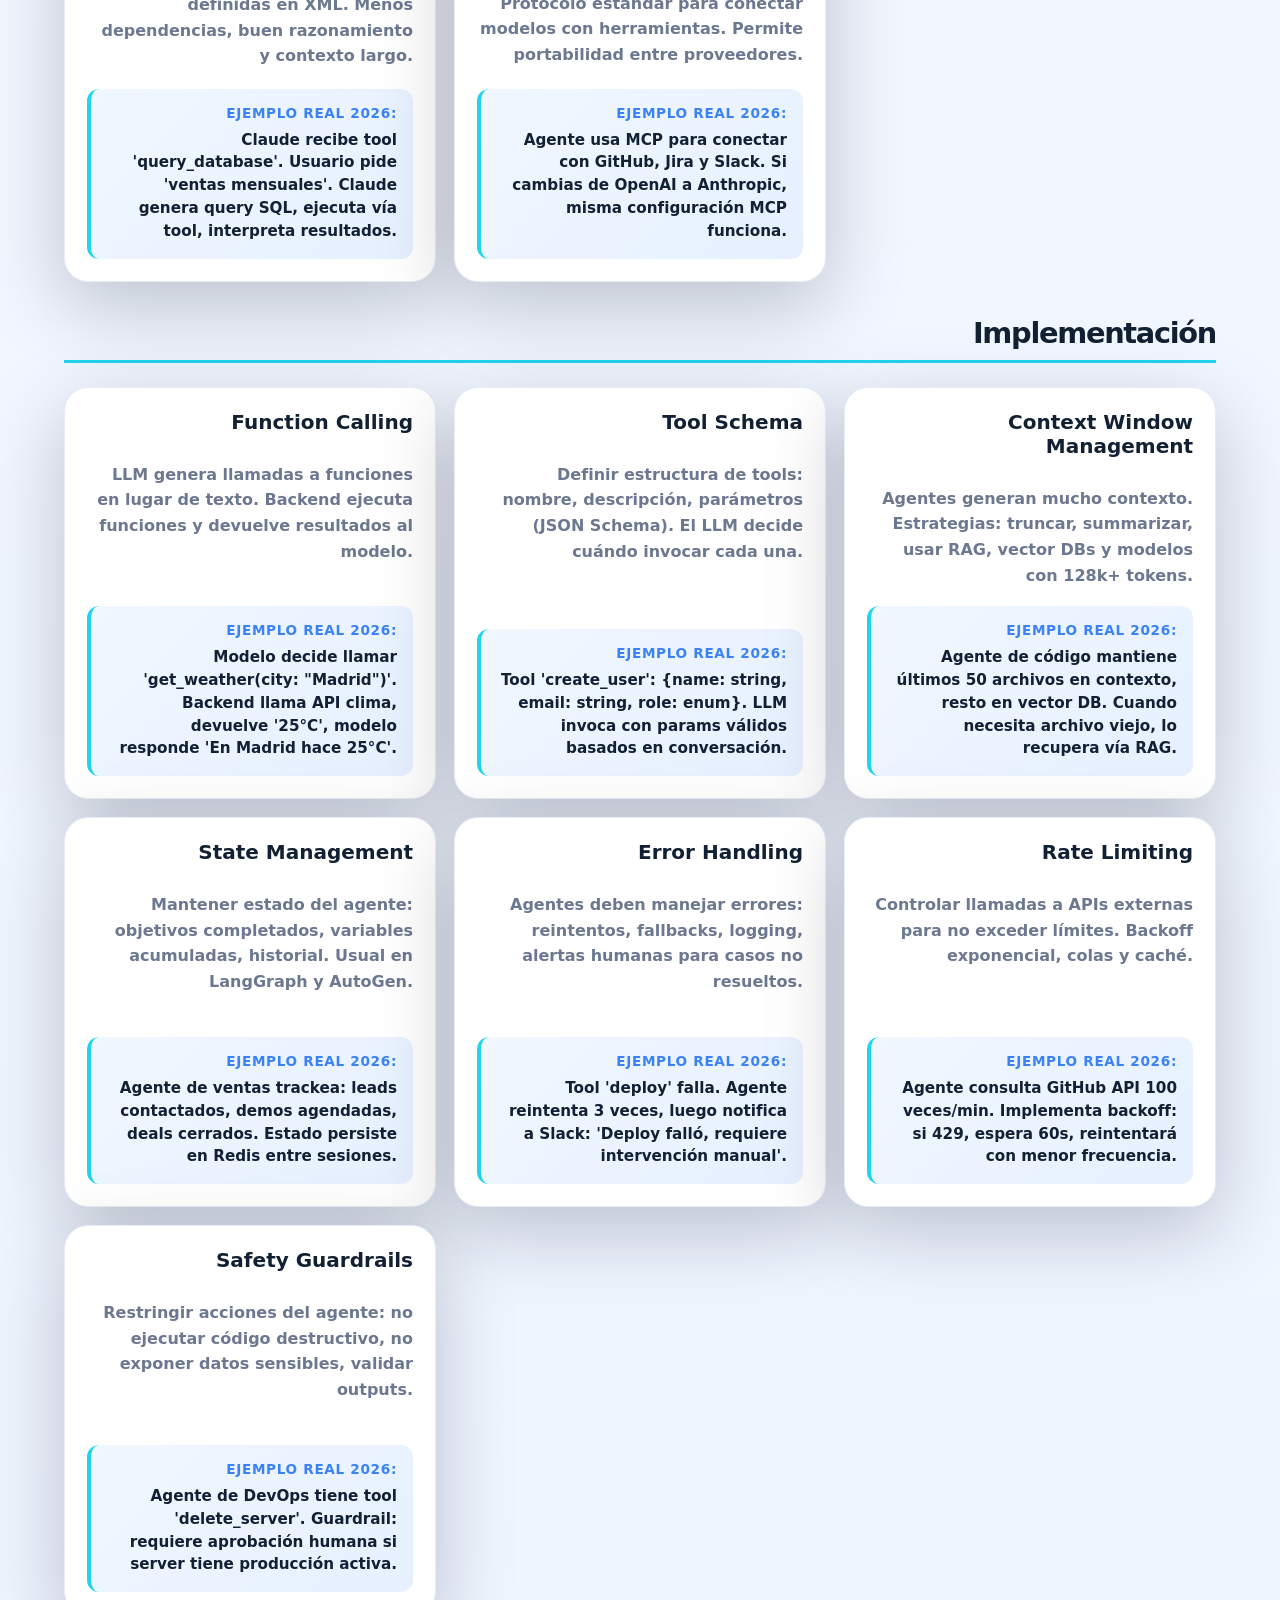
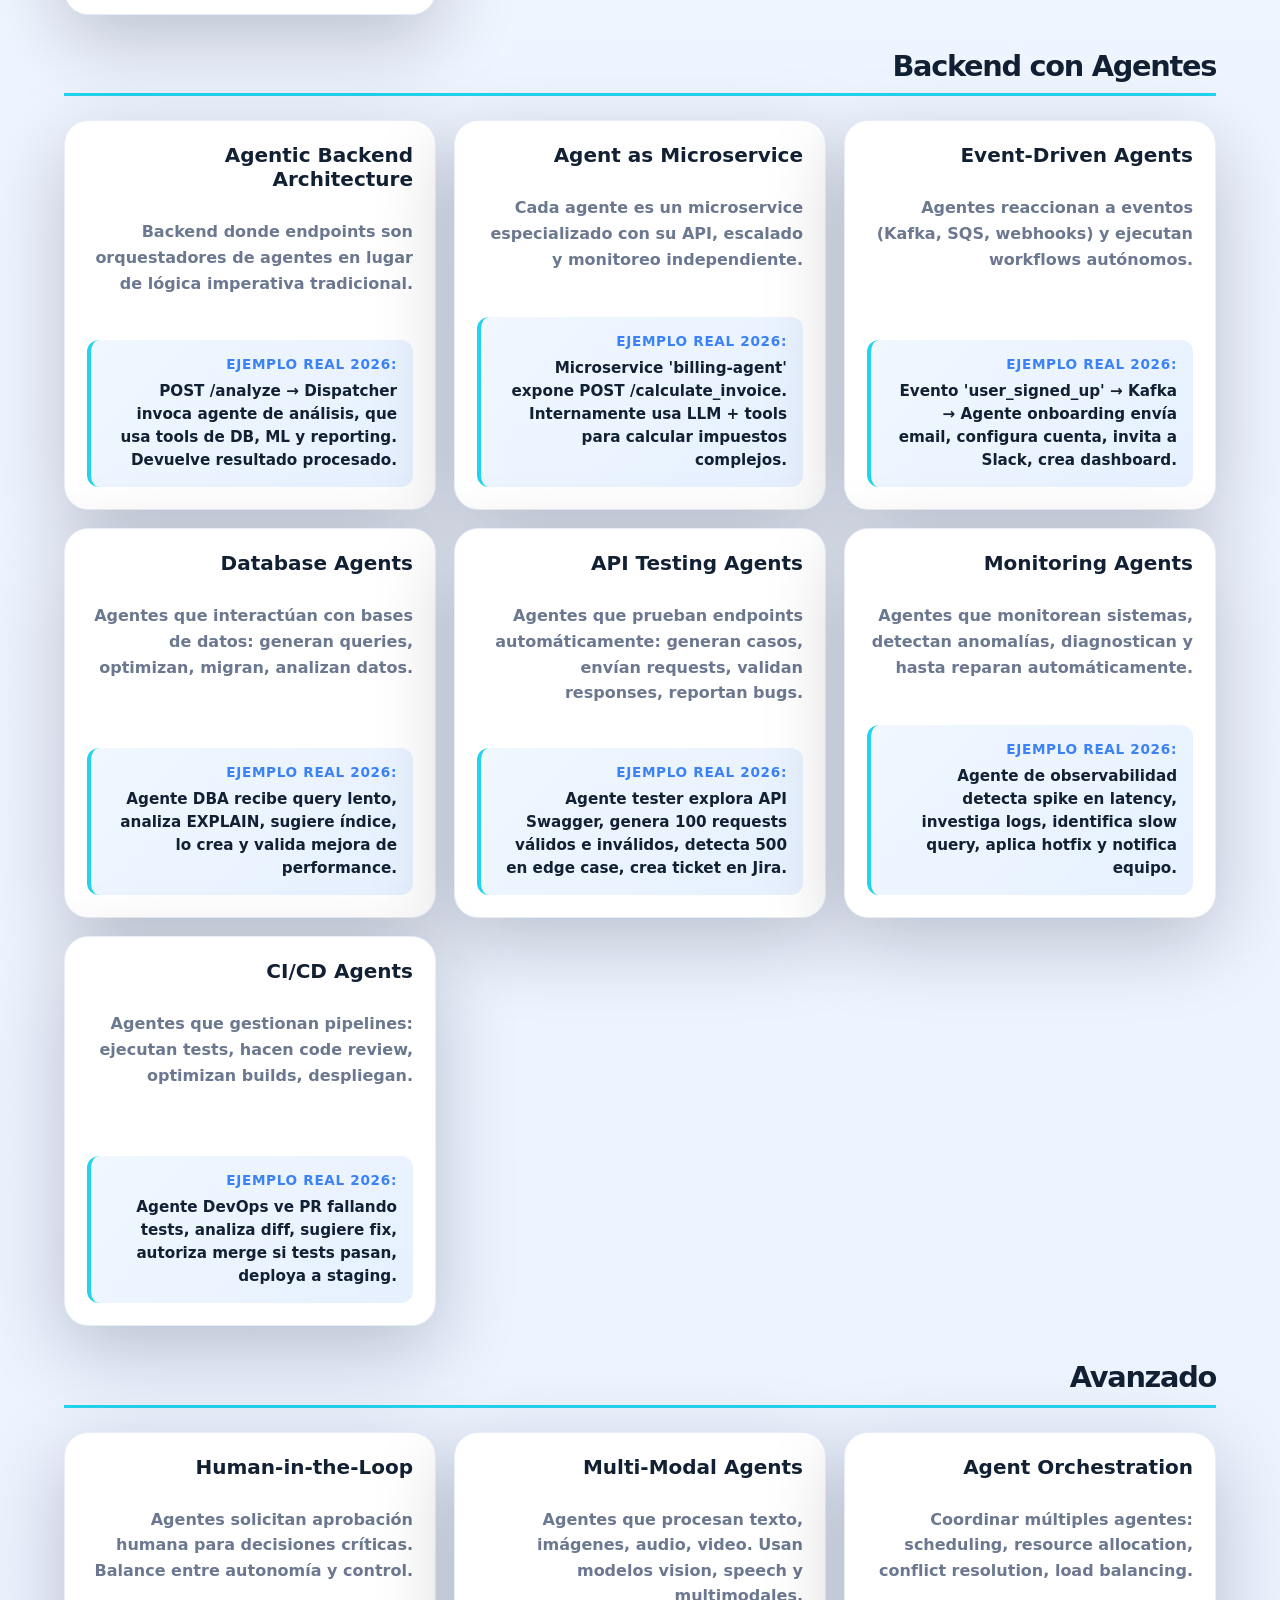
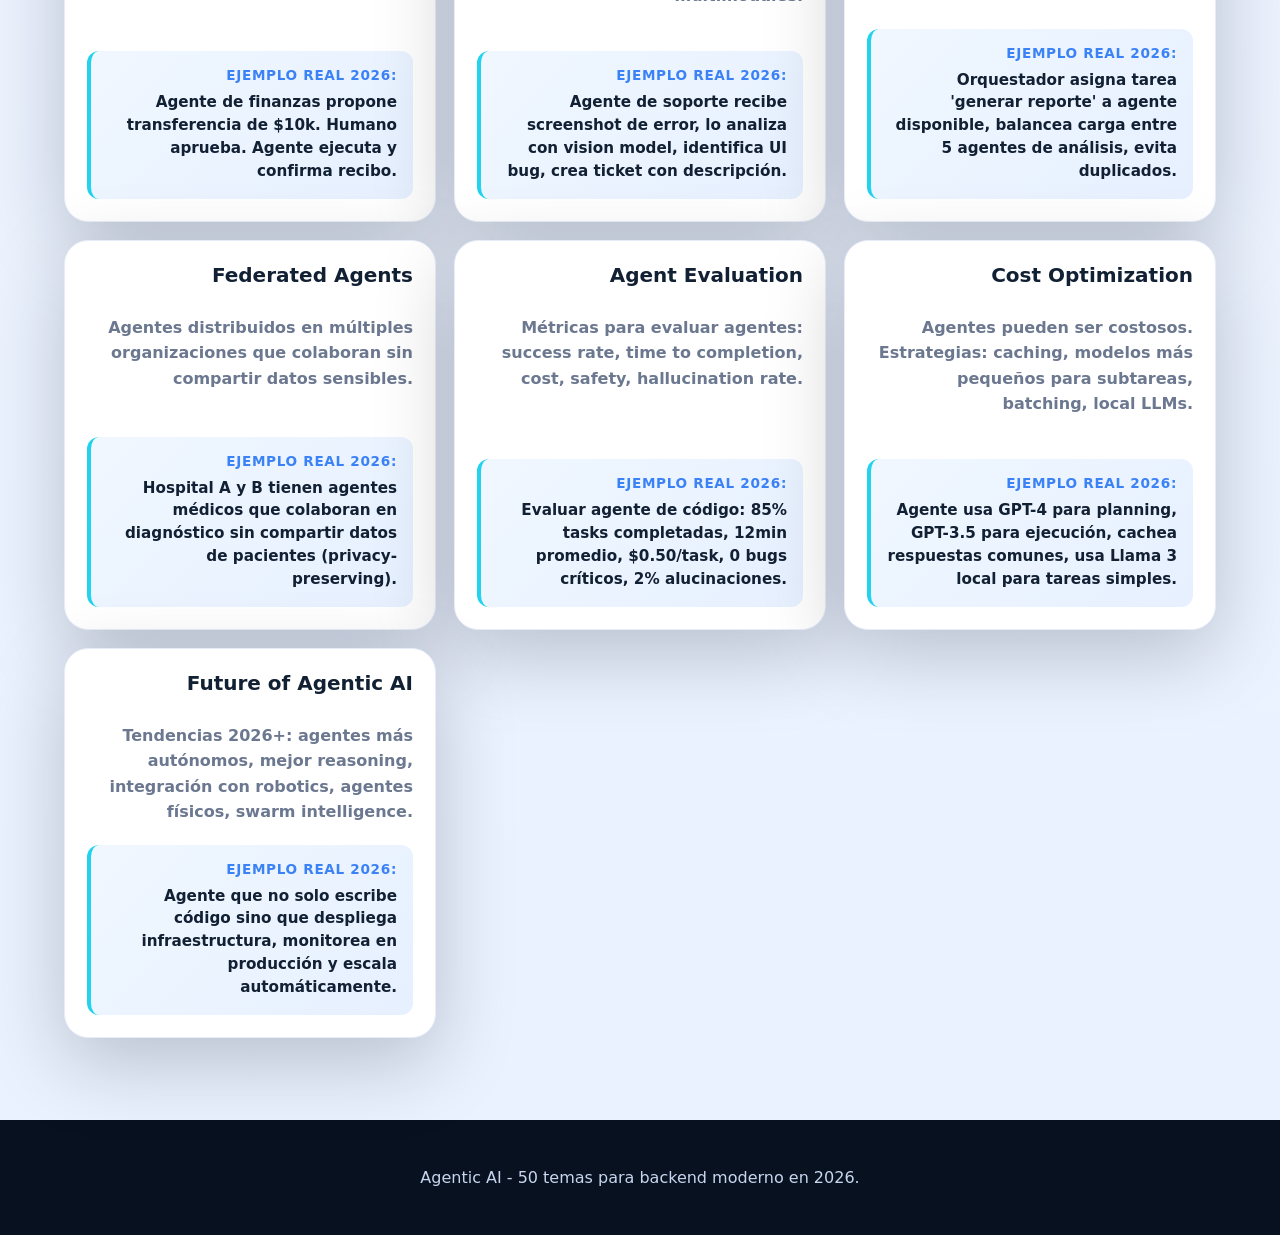
<file: agentic.html>
<!DOCTYPE html>
<html lang="es">
<head>
  <meta charset="UTF-8">
  <meta name="viewport" content="width=device-width, initial-scale=1.0">
  <title>Agentic AI - 50 temas</title>
  <link rel="preconnect" href="https://cdnjs.cloudflare.com">
  <link rel="stylesheet" href="https://cdnjs.cloudflare.com/ajax/libs/font-awesome/6.5.1/css/all.min.css">
  <link rel="stylesheet" href="styles.css">
</head>
<body>
  <header class="site-header">
    <a href="index.html#inicio" class="brand">
      <span class="brand-icon"><i class="fa-solid fa-robot"></i></span>
      <span>Agentic AI</span>
    </a>
    <nav class="main-nav" aria-label="Navegación agentic">
      <a href="index.html">Inicio</a>
      <a href="#fundamentos">Fundamentos</a>
      <a href="#planificacion">Planificación</a>
      <a href="#herramientas">Herramientas</a>
      <a href="#implementacion">Implementación</a>
      <a href="#backend">Backend</a>
      <a href="#avanzado">Avanzado</a>
    </nav>
    <a class="toggle-checks" href="index.html"><i class="fa-solid fa-arrow-left"></i> Volver</a>
  </header>
  <main>
    <section class="hero section">
      <div class="hero-content">
        <p class="eyebrow"><i class="fa-solid fa-robot"></i> Agentic AI 2026</p>
        <h1>50 temas de Agentic AI para backend moderno</h1>
        <p class="hero-copy">Aprende a construir agentes autónomos que planifican, ejecutan y corrigen tareas. Desde fundamentos hasta arquitecturas multi-agent para sistemas backend inteligentes.</p>
        <div class="hero-actions">
          <a class="btn primary" href="#agenticTopics">Ver cards</a>
          <a class="btn secondary" href="index.html#plan">Ver plan backend</a>
        </div>
      </div>
      <aside class="hero-card">
        <span class="card-badge">Por qué aprender</span>
        <strong>El futuro del backend</strong>
        <p>Los agentes autónomos están redefiniendo cómo construimos software. Backend developers que dominen Agentic AI tendrán ventaja competitiva en crear sistemas inteligentes y auto-optimizantes.</p>
        <div class="mini-stats">
          <span><b>6</b> niveles</span>
          <span><b>50</b> cards</span>
          <span><b>8</b> frameworks</span>
        </div>
      </aside>
    </section>
    <section id="agenticTopics" class="section java-section">
      <div class="section-heading">
        <p class="eyebrow">Temario detallado</p>
        <h2>Cards de estudio de Agentic AI</h2>
        <p>Cada tema tiene una explicación corta y un ejemplo real actualizado a 2026.</p>
      </div>
      <div id="agenticCards" class="java-cards"></div>
    </section>
  </main>
  <footer class="site-footer">
    <p>Agentic AI - 50 temas para backend moderno en 2026.</p>
  </footer>
  <script src="agentic.js"></script>
</body>
</html>
</file>
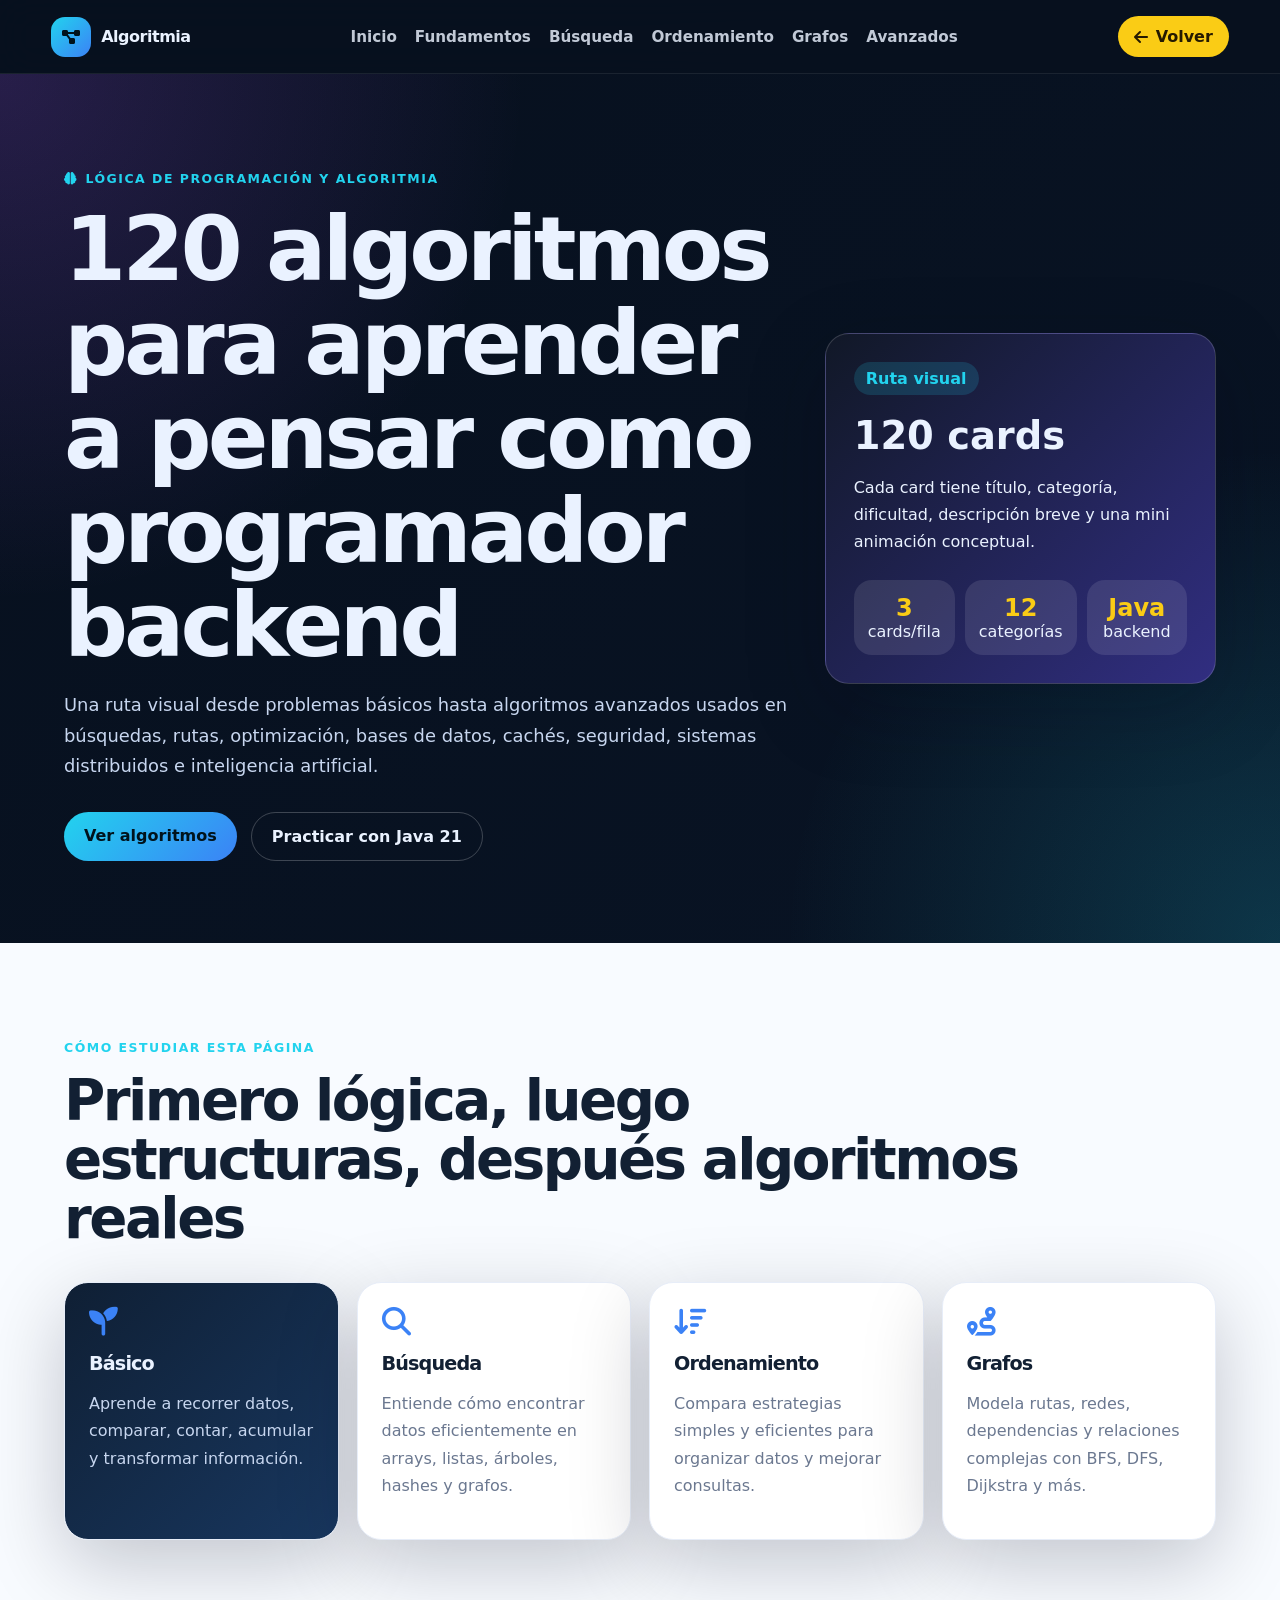
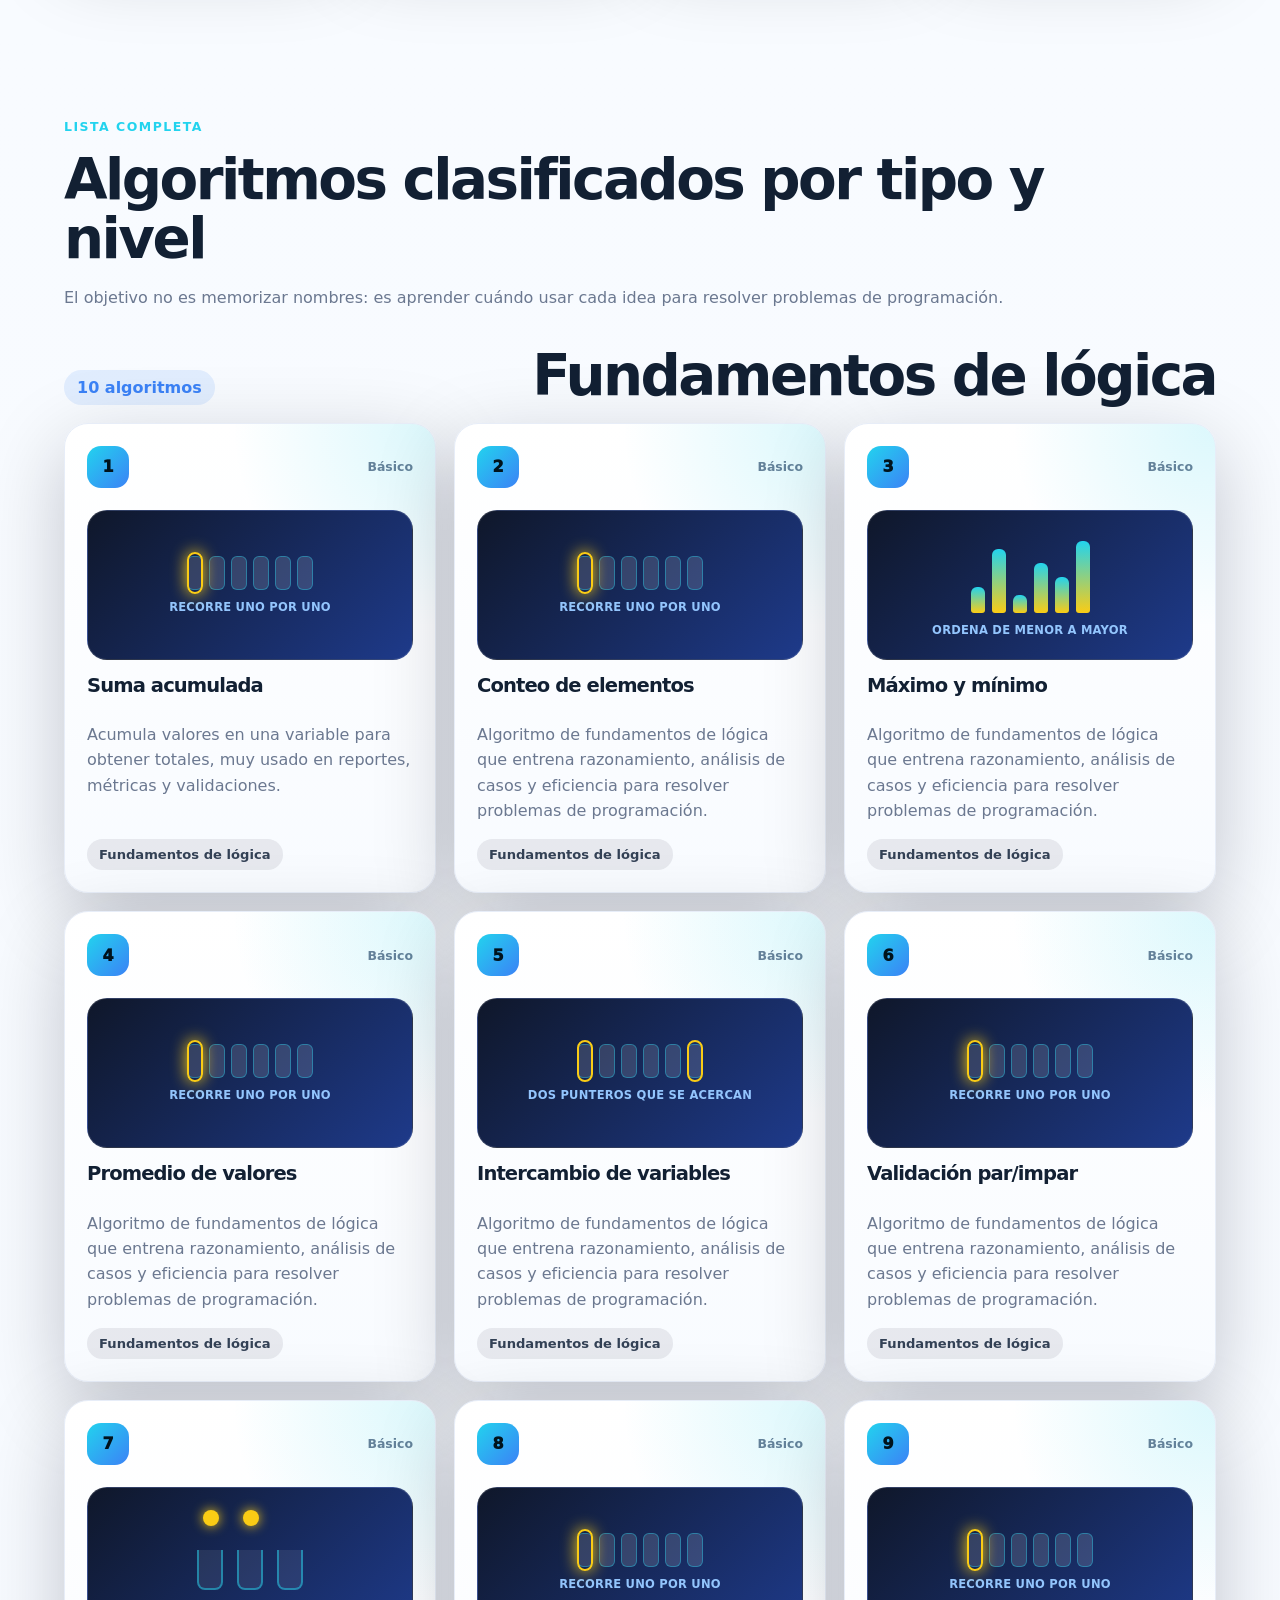
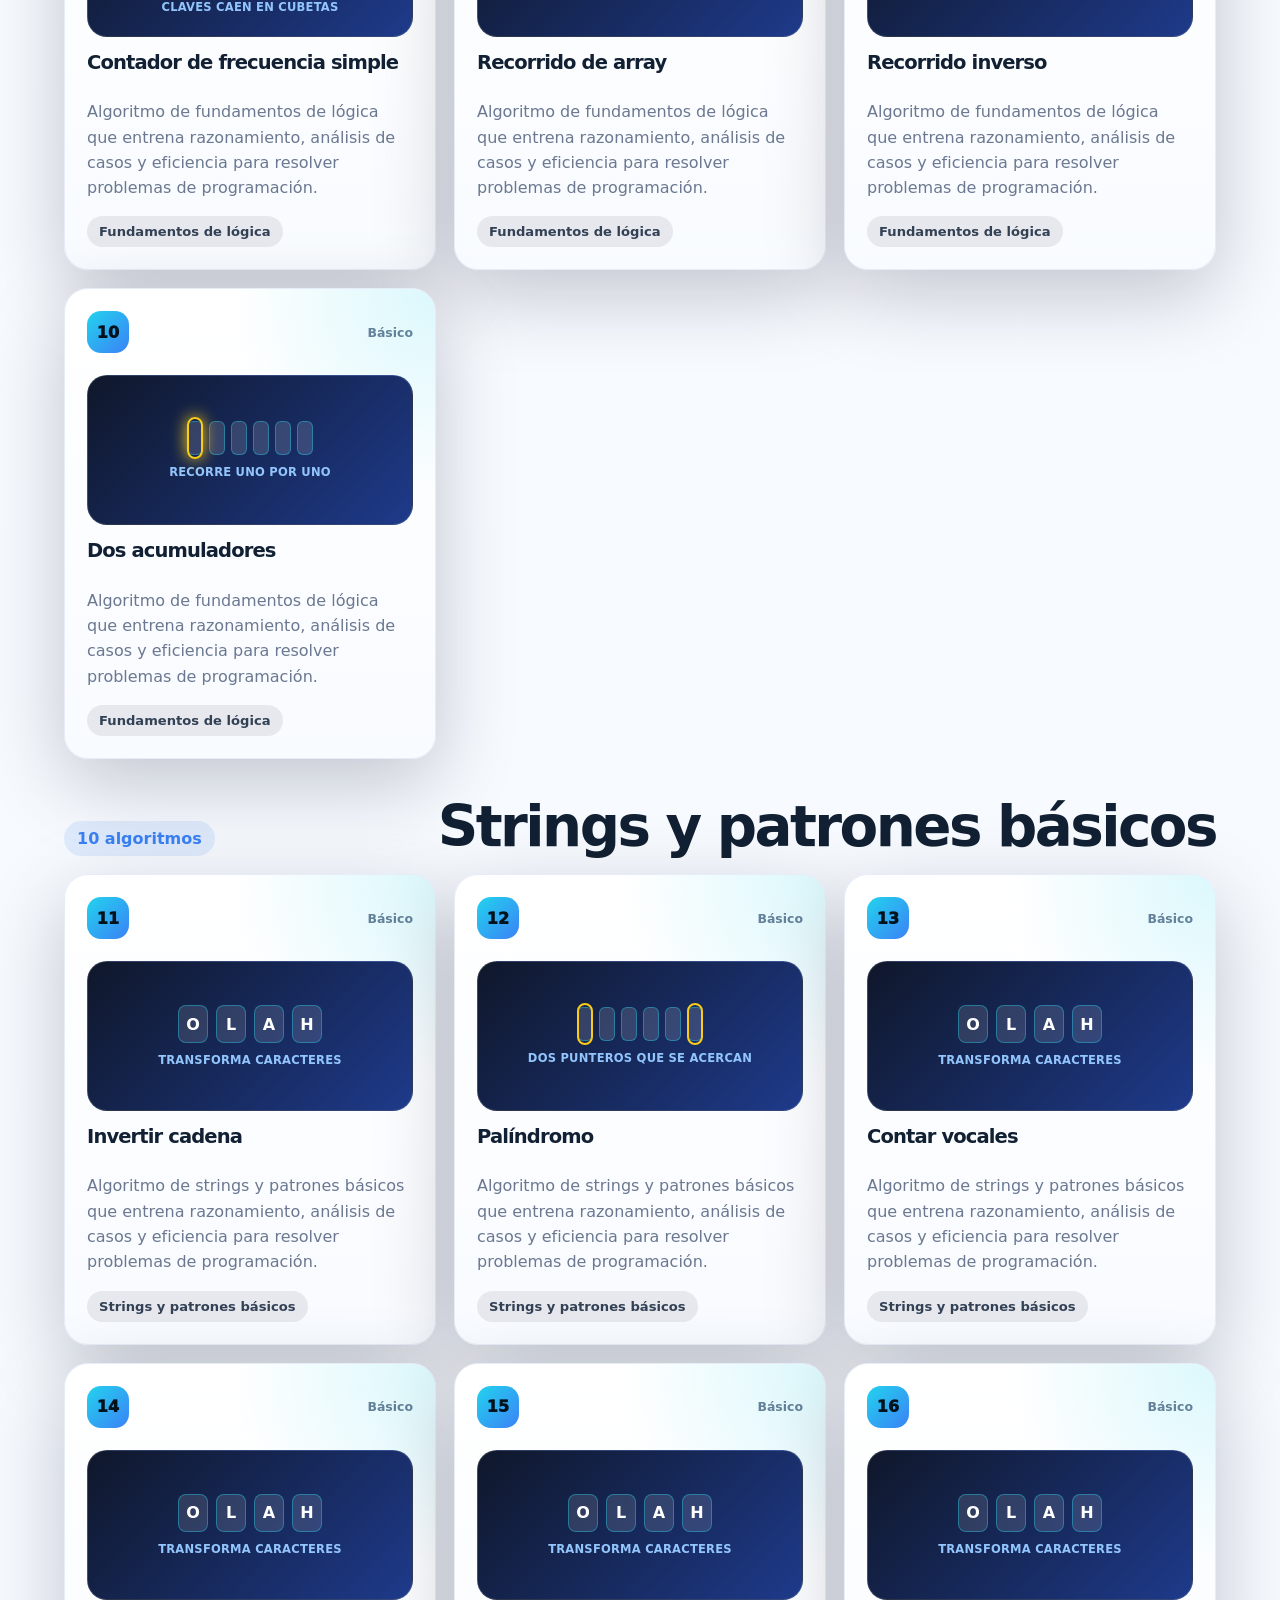
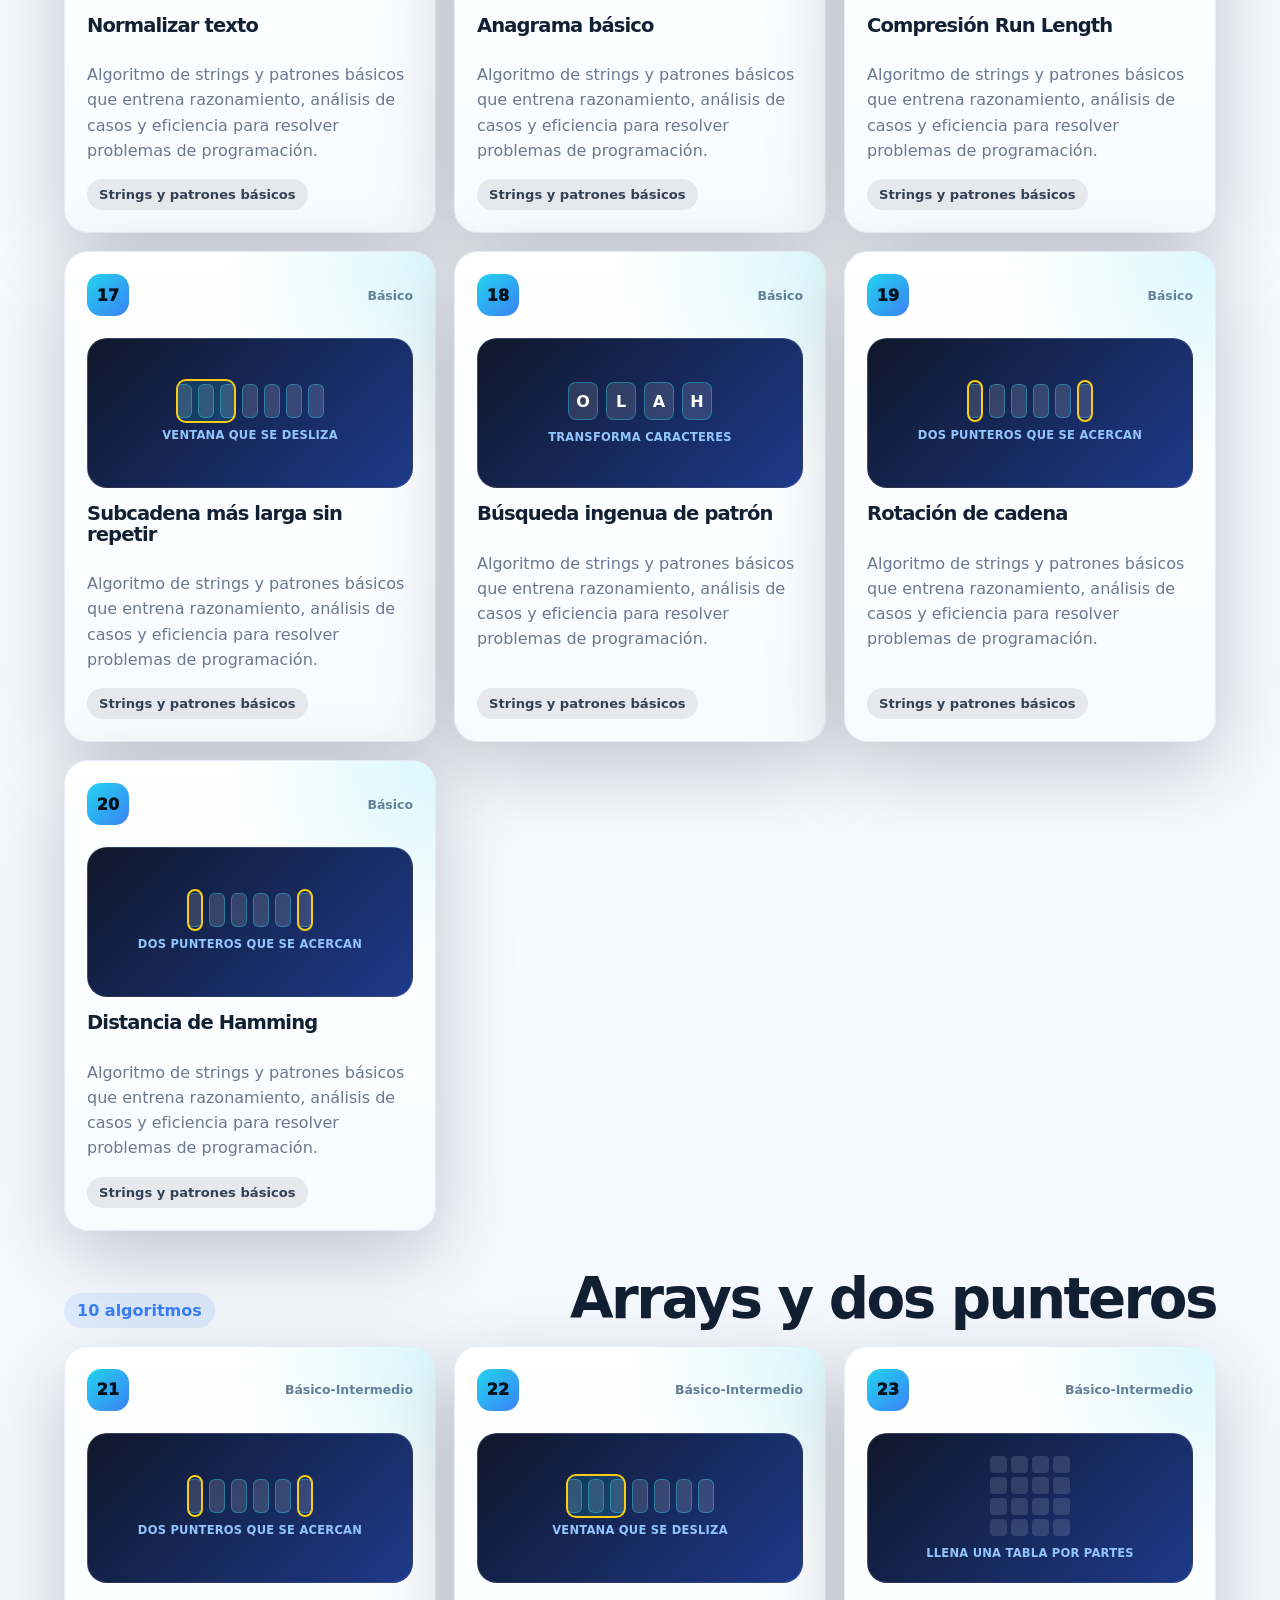
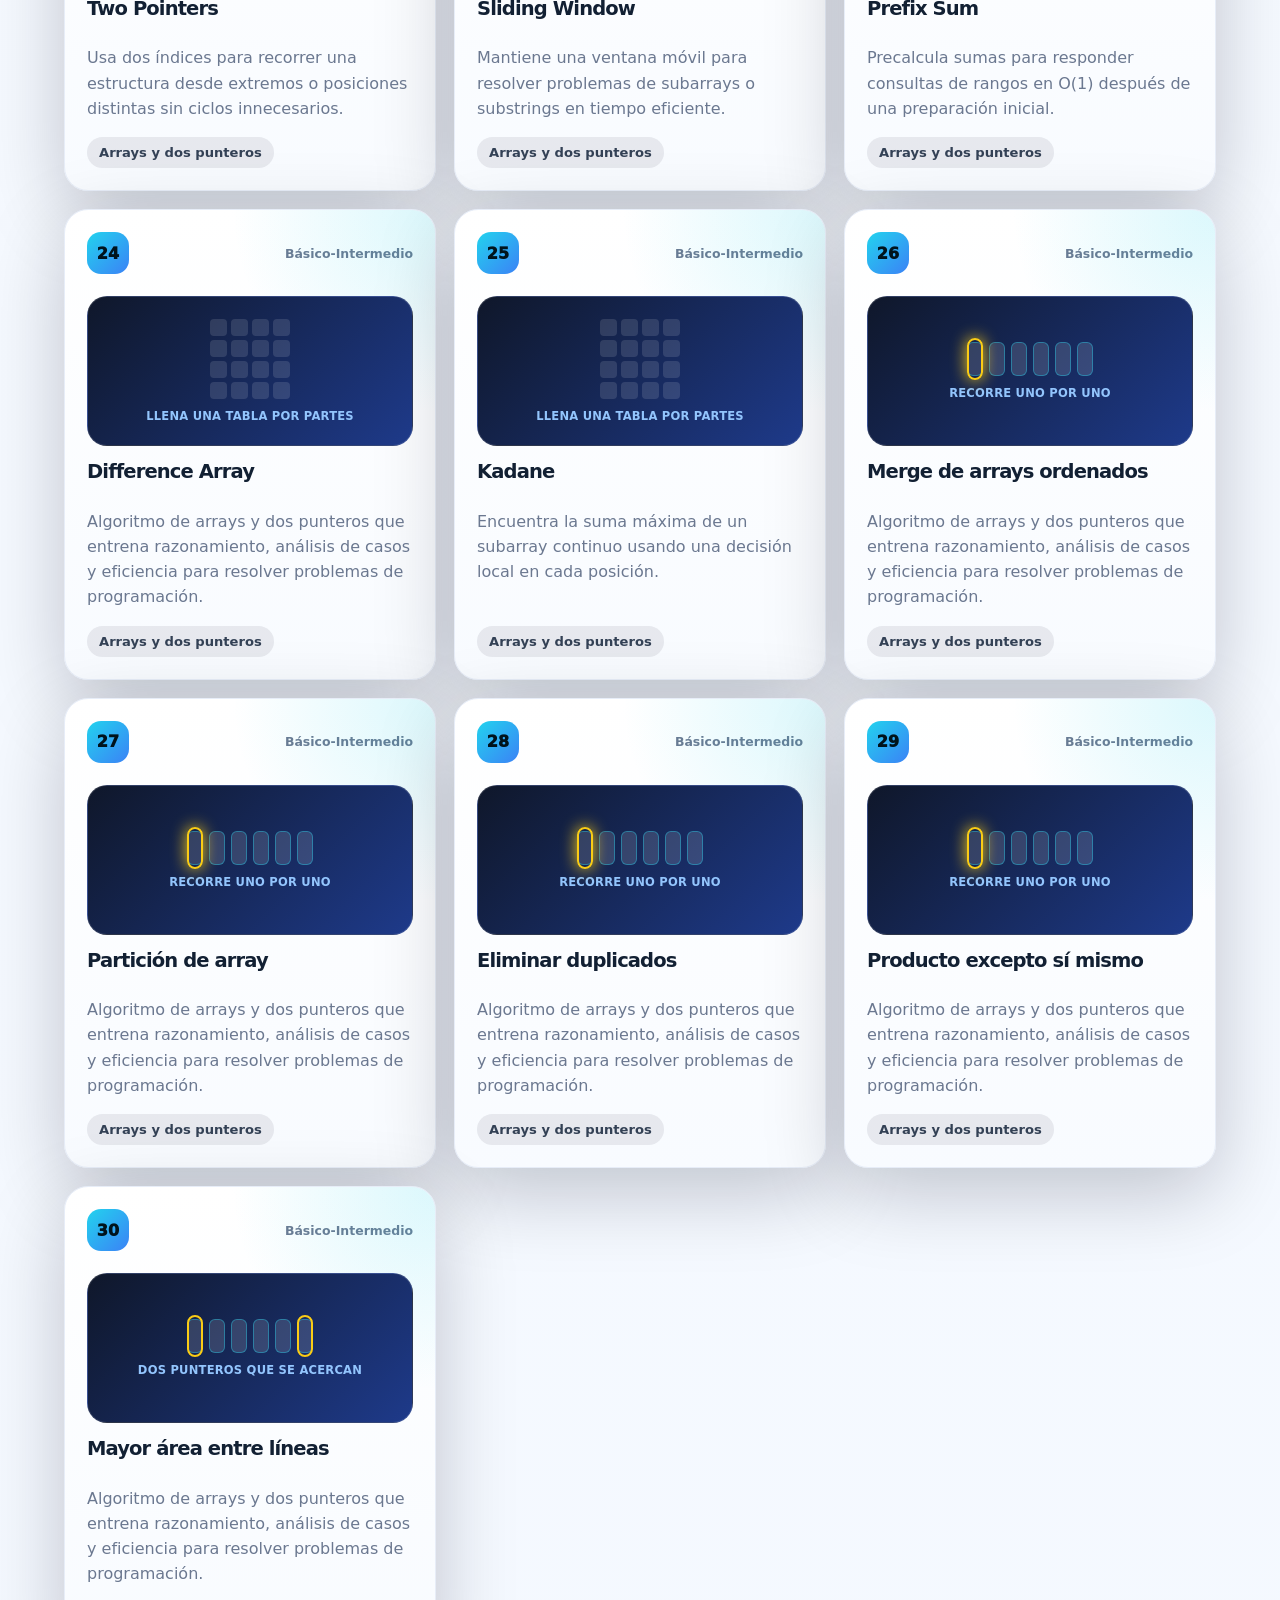
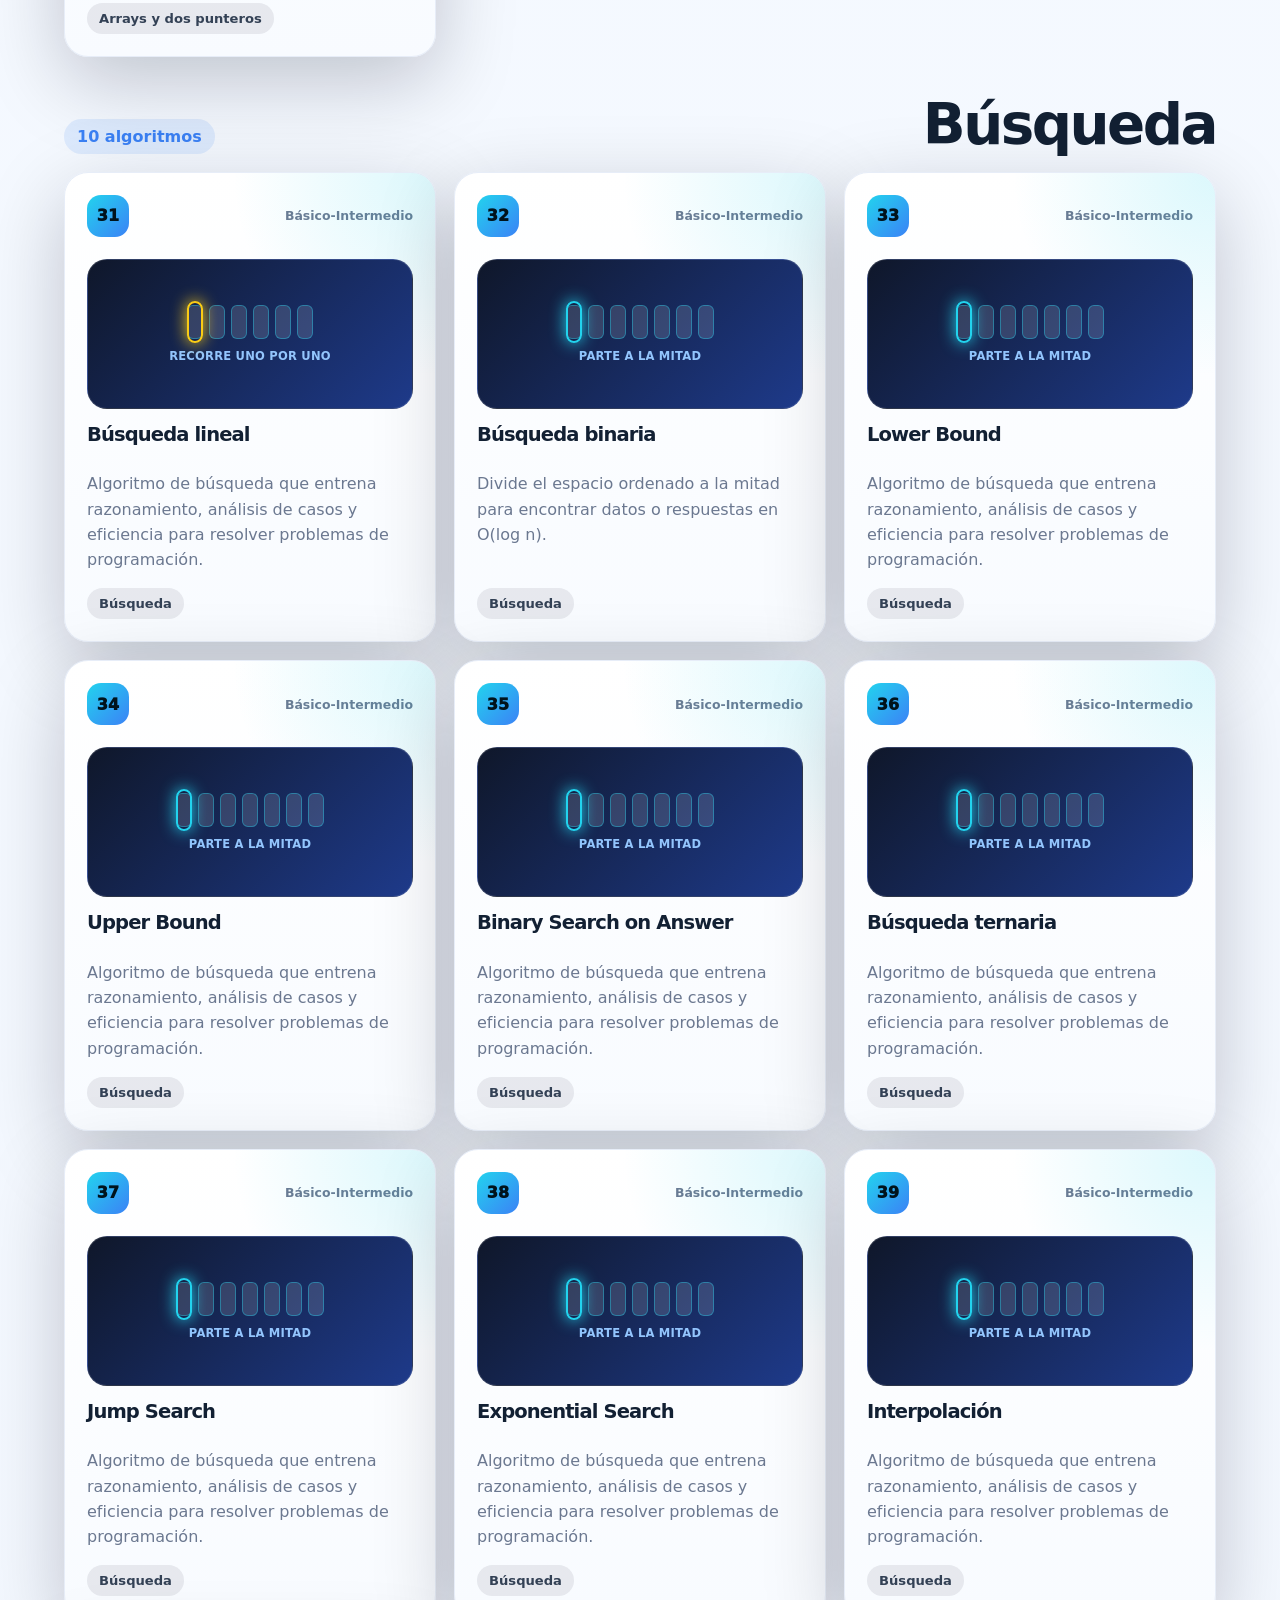
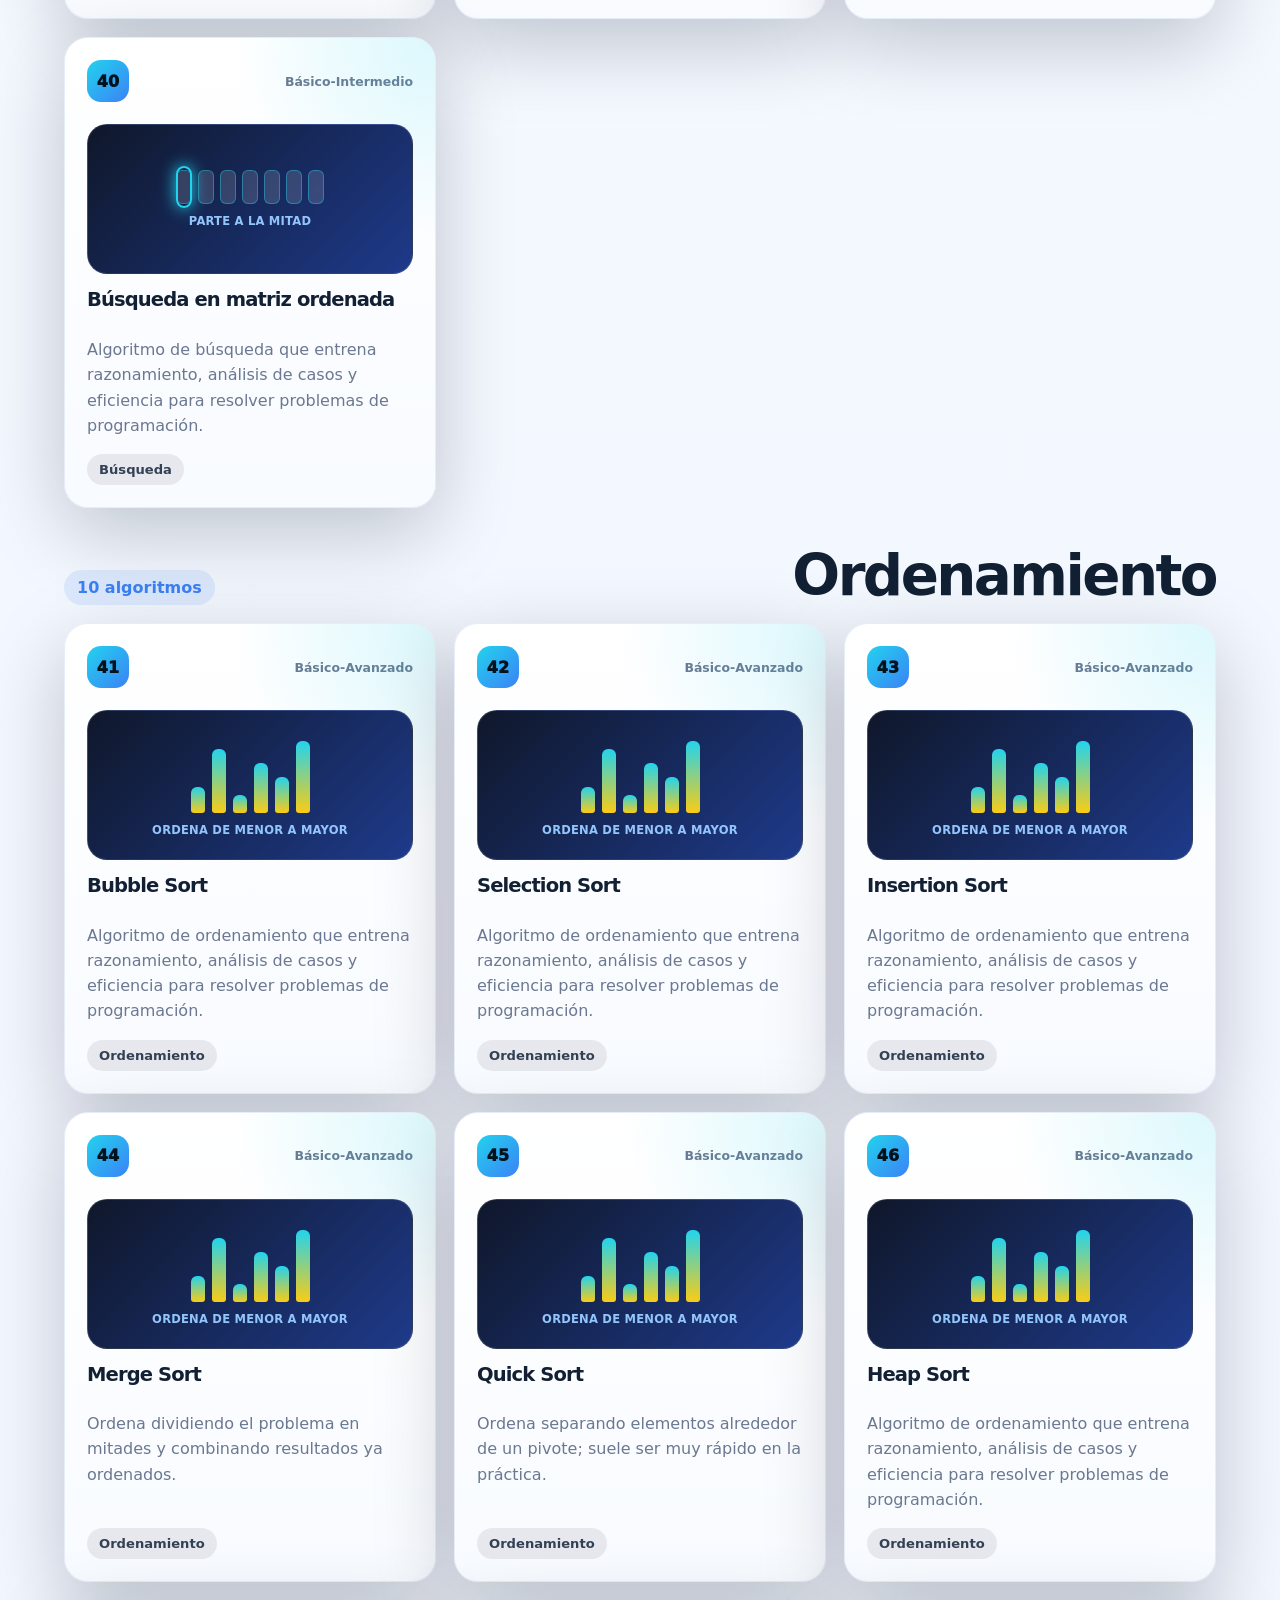
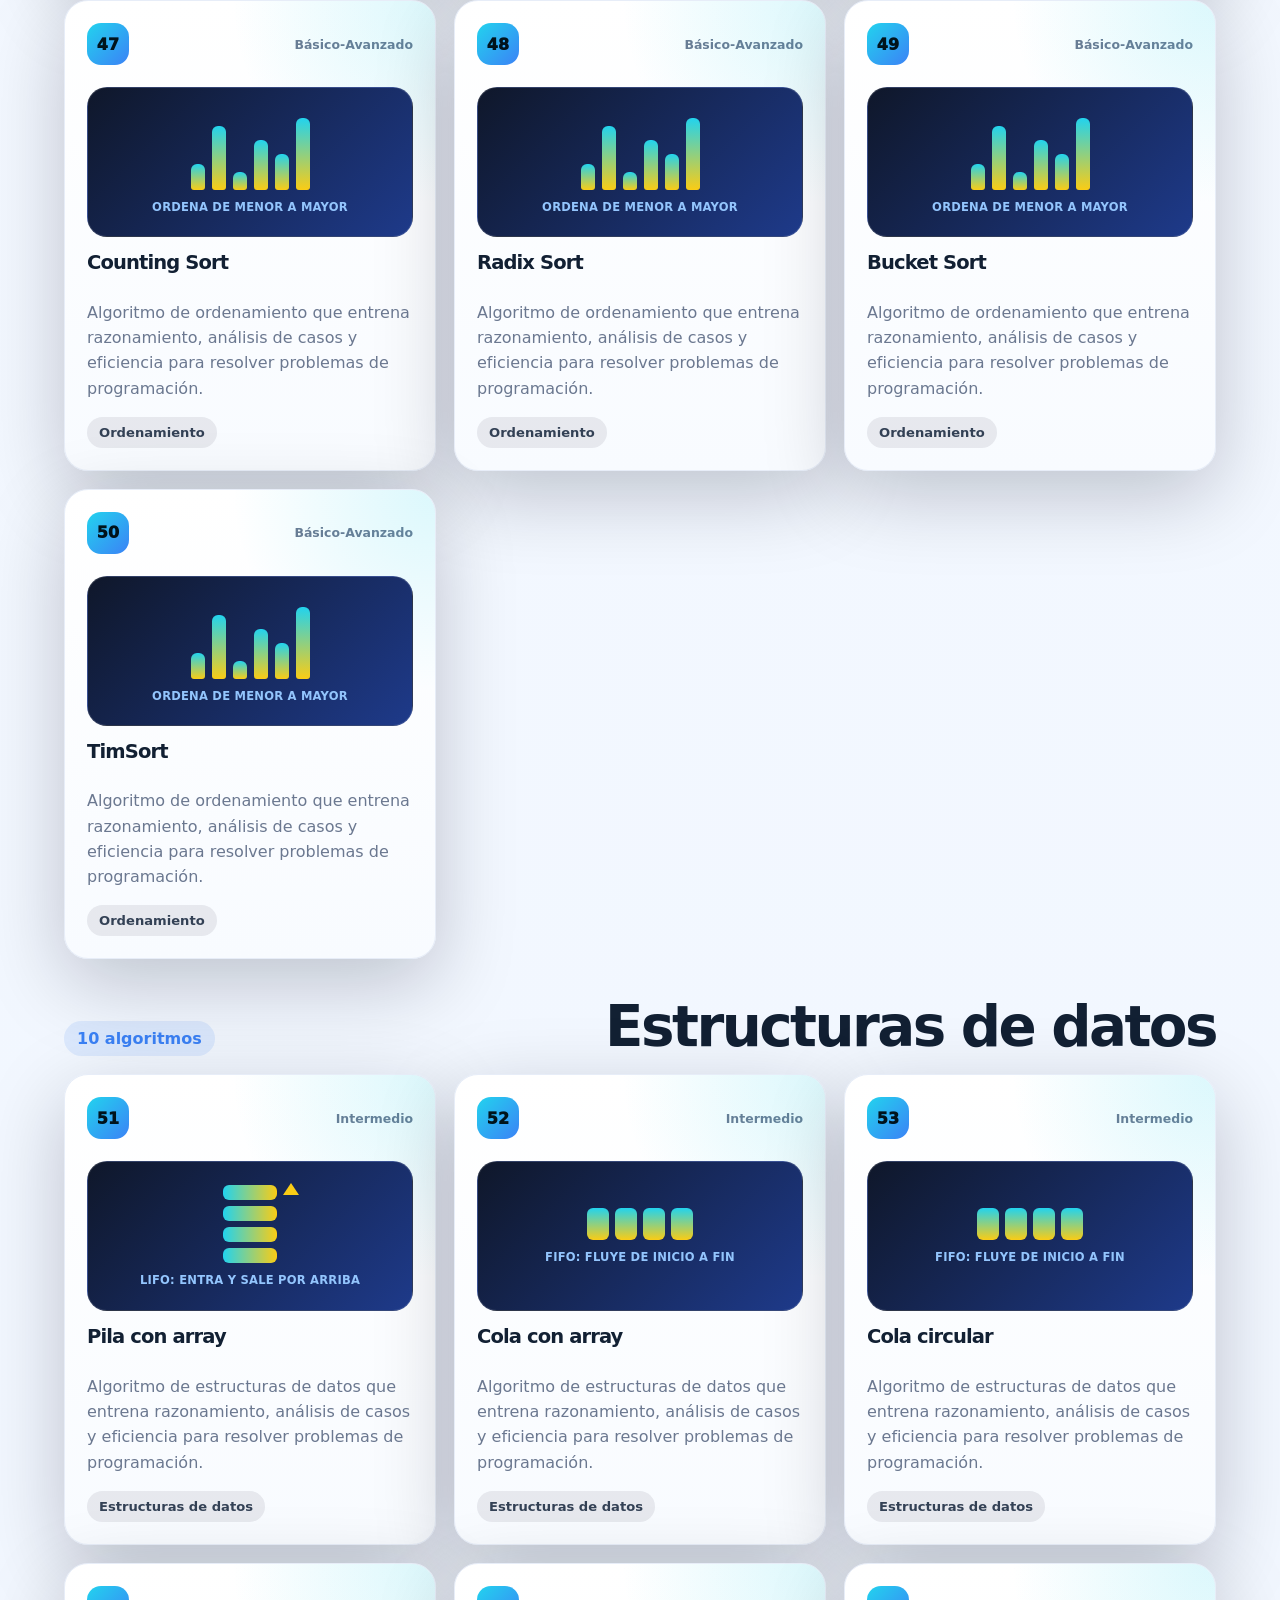
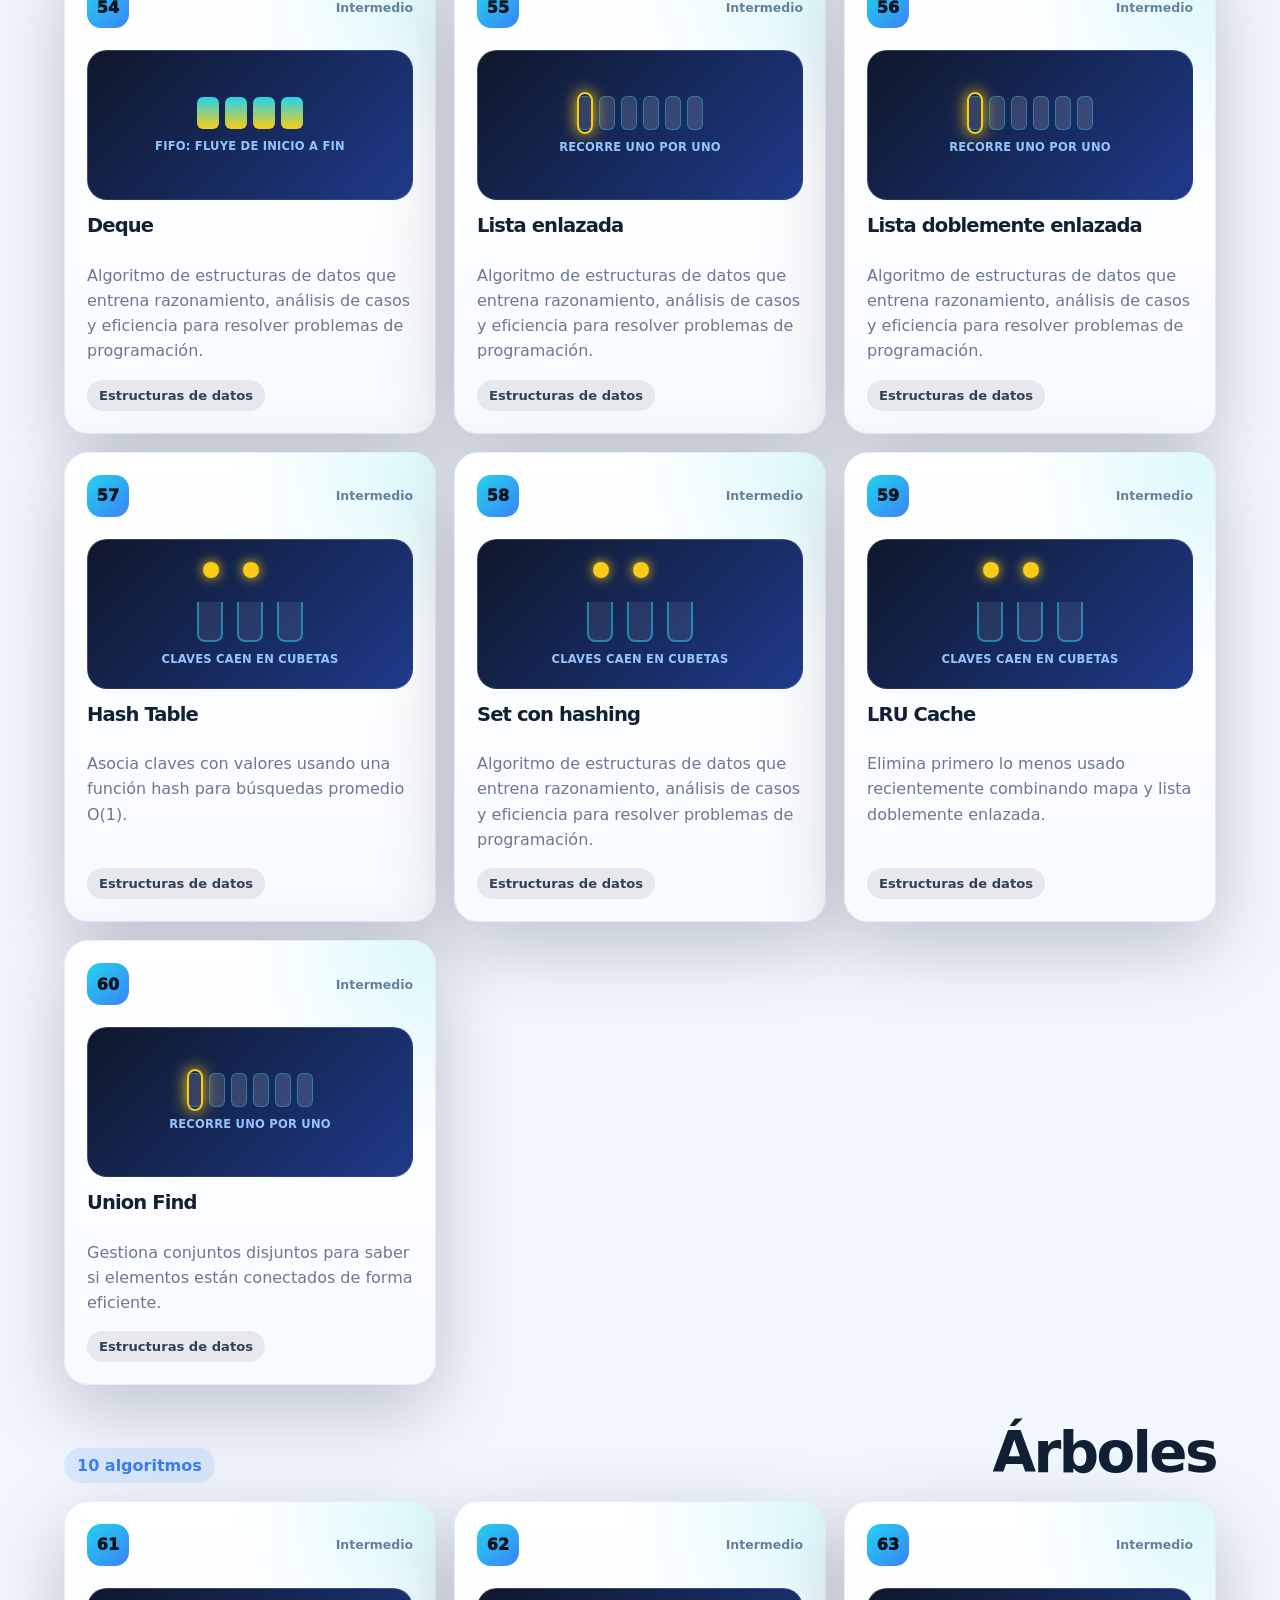
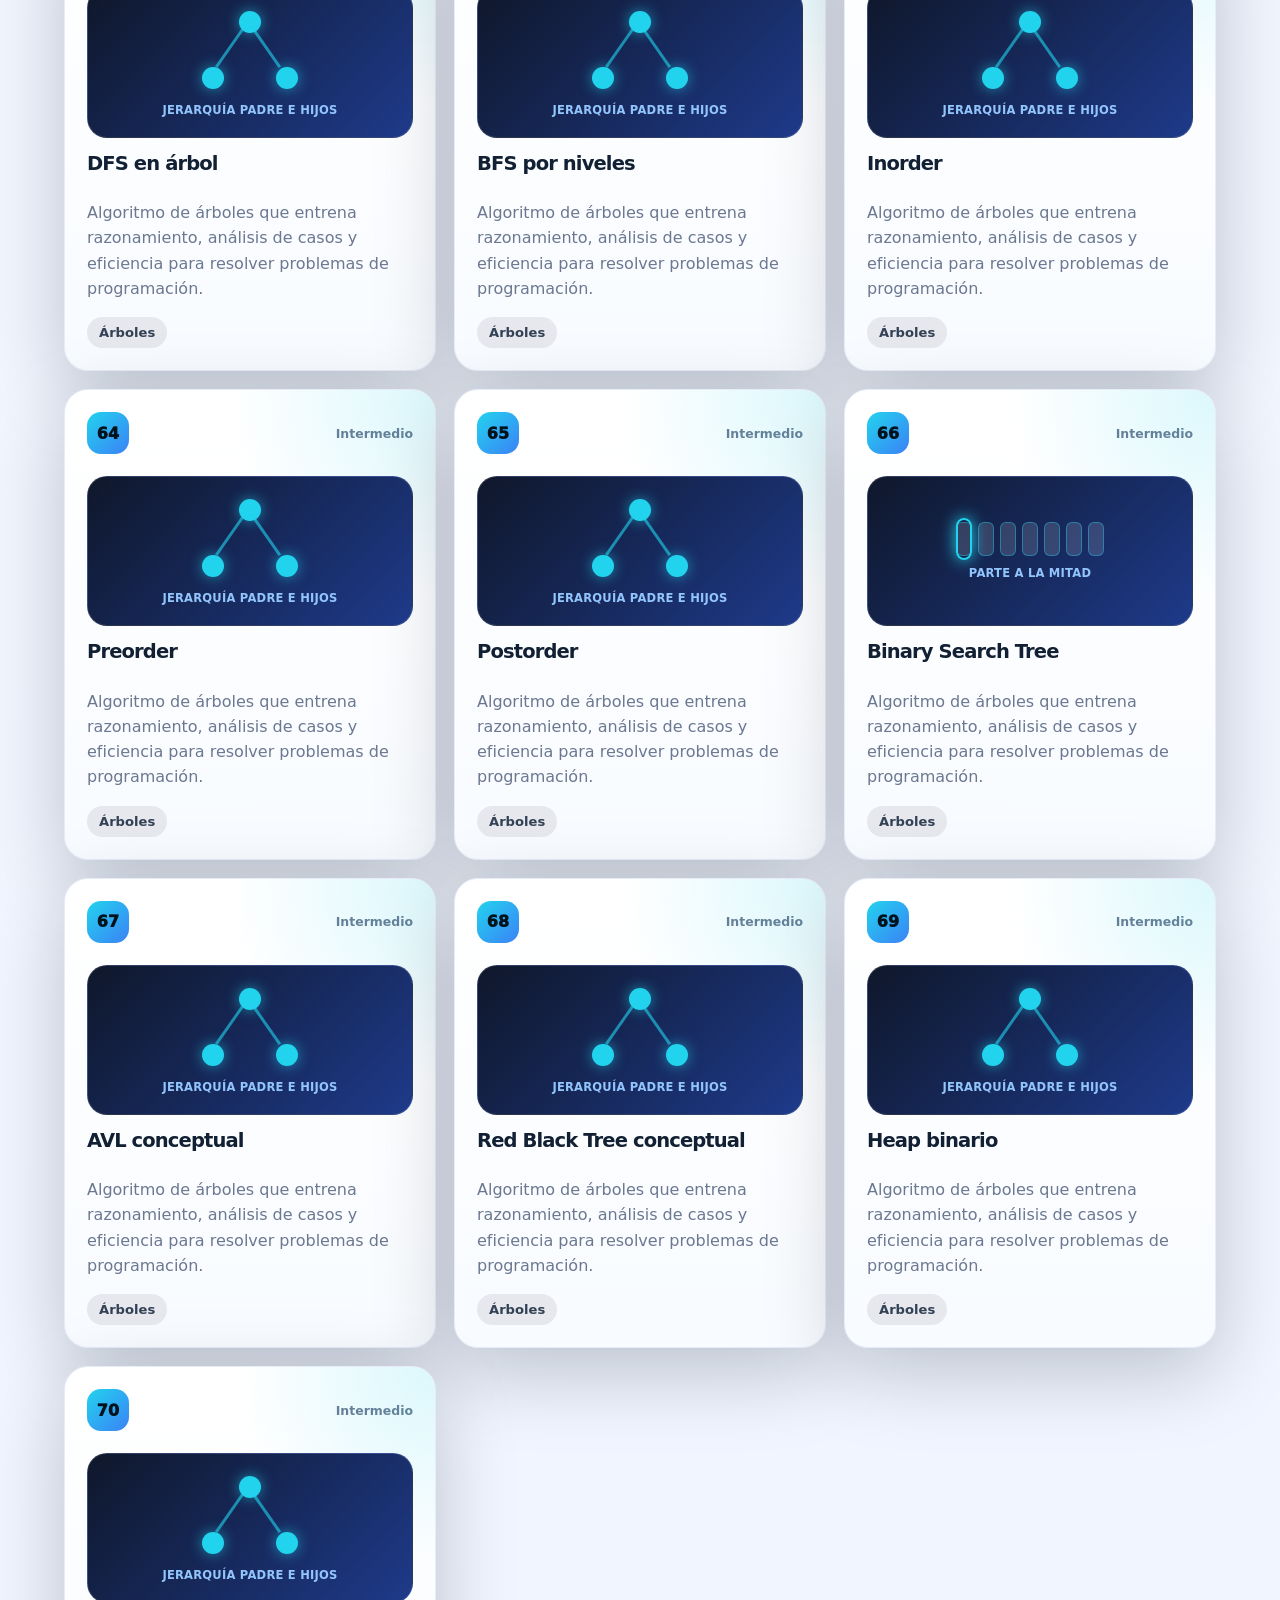
<file: algoritmos.html>
<!DOCTYPE html>
<html lang="es">
<head>
  <meta charset="UTF-8">
  <meta name="viewport" content="width=device-width, initial-scale=1.0">
  <title>Algoritmia para Programación - 120 algoritmos</title>
  <link rel="preconnect" href="https://cdnjs.cloudflare.com">
  <link rel="stylesheet" href="https://cdnjs.cloudflare.com/ajax/libs/font-awesome/6.5.1/css/all.min.css">
  <link rel="stylesheet" href="styles.css">
</head>
<body>
  <header class="site-header">
    <a href="index.html#inicio" class="brand">
      <span class="brand-icon"><i class="fa-solid fa-diagram-project"></i></span>
      <span>Algoritmia</span>
    </a>
    <nav class="main-nav" aria-label="Navegación Algoritmia">
      <a href="index.html">Inicio</a>
      <a href="#fundamentos">Fundamentos</a>
      <a href="#busqueda">Búsqueda</a>
      <a href="#ordenamiento">Ordenamiento</a>
      <a href="#grafos">Grafos</a>
      <a href="#profesional">Avanzados</a>
    </nav>
    <a class="toggle-checks" href="index.html#temario"><i class="fa-solid fa-arrow-left"></i> Volver</a>
  </header>

  <main>
    <section class="hero section algorithms-hero">
      <div class="hero-content">
        <p class="eyebrow"><i class="fa-solid fa-brain"></i> Lógica de programación y algoritmia</p>
        <h1>120 algoritmos para aprender a pensar como programador backend</h1>
        <p class="hero-copy">Una ruta visual desde problemas básicos hasta algoritmos avanzados usados en búsquedas, rutas, optimización, bases de datos, cachés, seguridad, sistemas distribuidos e inteligencia artificial.</p>
        <div class="hero-actions">
          <a class="btn primary" href="#algorithmCards">Ver algoritmos</a>
          <a class="btn secondary" href="java.html">Practicar con Java 21</a>
        </div>
      </div>
      <aside class="hero-card algorithm-hero-card">
        <span class="card-badge">Ruta visual</span>
        <strong>120 cards</strong>
        <p>Cada card tiene título, categoría, dificultad, descripción breve y una mini animación conceptual.</p>
        <div class="mini-stats">
          <span><b>3</b> cards/fila</span>
          <span><b>12</b> categorías</span>
          <span><b>Java</b> backend</span>
        </div>
      </aside>
    </section>

    <section class="section java-important">
      <div class="section-heading">
        <p class="eyebrow">Cómo estudiar esta página</p>
        <h2>Primero lógica, luego estructuras, después algoritmos reales</h2>
      </div>
      <div class="cards-grid">
        <article class="info-card featured"><i class="fa-solid fa-seedling"></i><h3>Básico</h3><p>Aprende a recorrer datos, comparar, contar, acumular y transformar información.</p></article>
        <article class="info-card"><i class="fa-solid fa-magnifying-glass"></i><h3>Búsqueda</h3><p>Entiende cómo encontrar datos eficientemente en arrays, listas, árboles, hashes y grafos.</p></article>
        <article class="info-card"><i class="fa-solid fa-arrow-down-wide-short"></i><h3>Ordenamiento</h3><p>Compara estrategias simples y eficientes para organizar datos y mejorar consultas.</p></article>
        <article class="info-card"><i class="fa-solid fa-route"></i><h3>Grafos</h3><p>Modela rutas, redes, dependencias y relaciones complejas con BFS, DFS, Dijkstra y más.</p></article>
      </div>
    </section>

    <section id="algorithmCards" class="section java-section">
      <div class="section-heading">
        <p class="eyebrow">Lista completa</p>
        <h2>Algoritmos clasificados por tipo y nivel</h2>
        <p>El objetivo no es memorizar nombres: es aprender cuándo usar cada idea para resolver problemas de programación.</p>
      </div>
      <div id="algorithmsCards" class="algorithm-cards"></div>
    </section>
  </main>

  <footer class="site-footer">
    <p>Algoritmia para Backend Java 2026 - Base mental para resolver problemas reales.</p>
  </footer>

  <script src="algoritmos.js"></script>
</body>
</html>
</file>
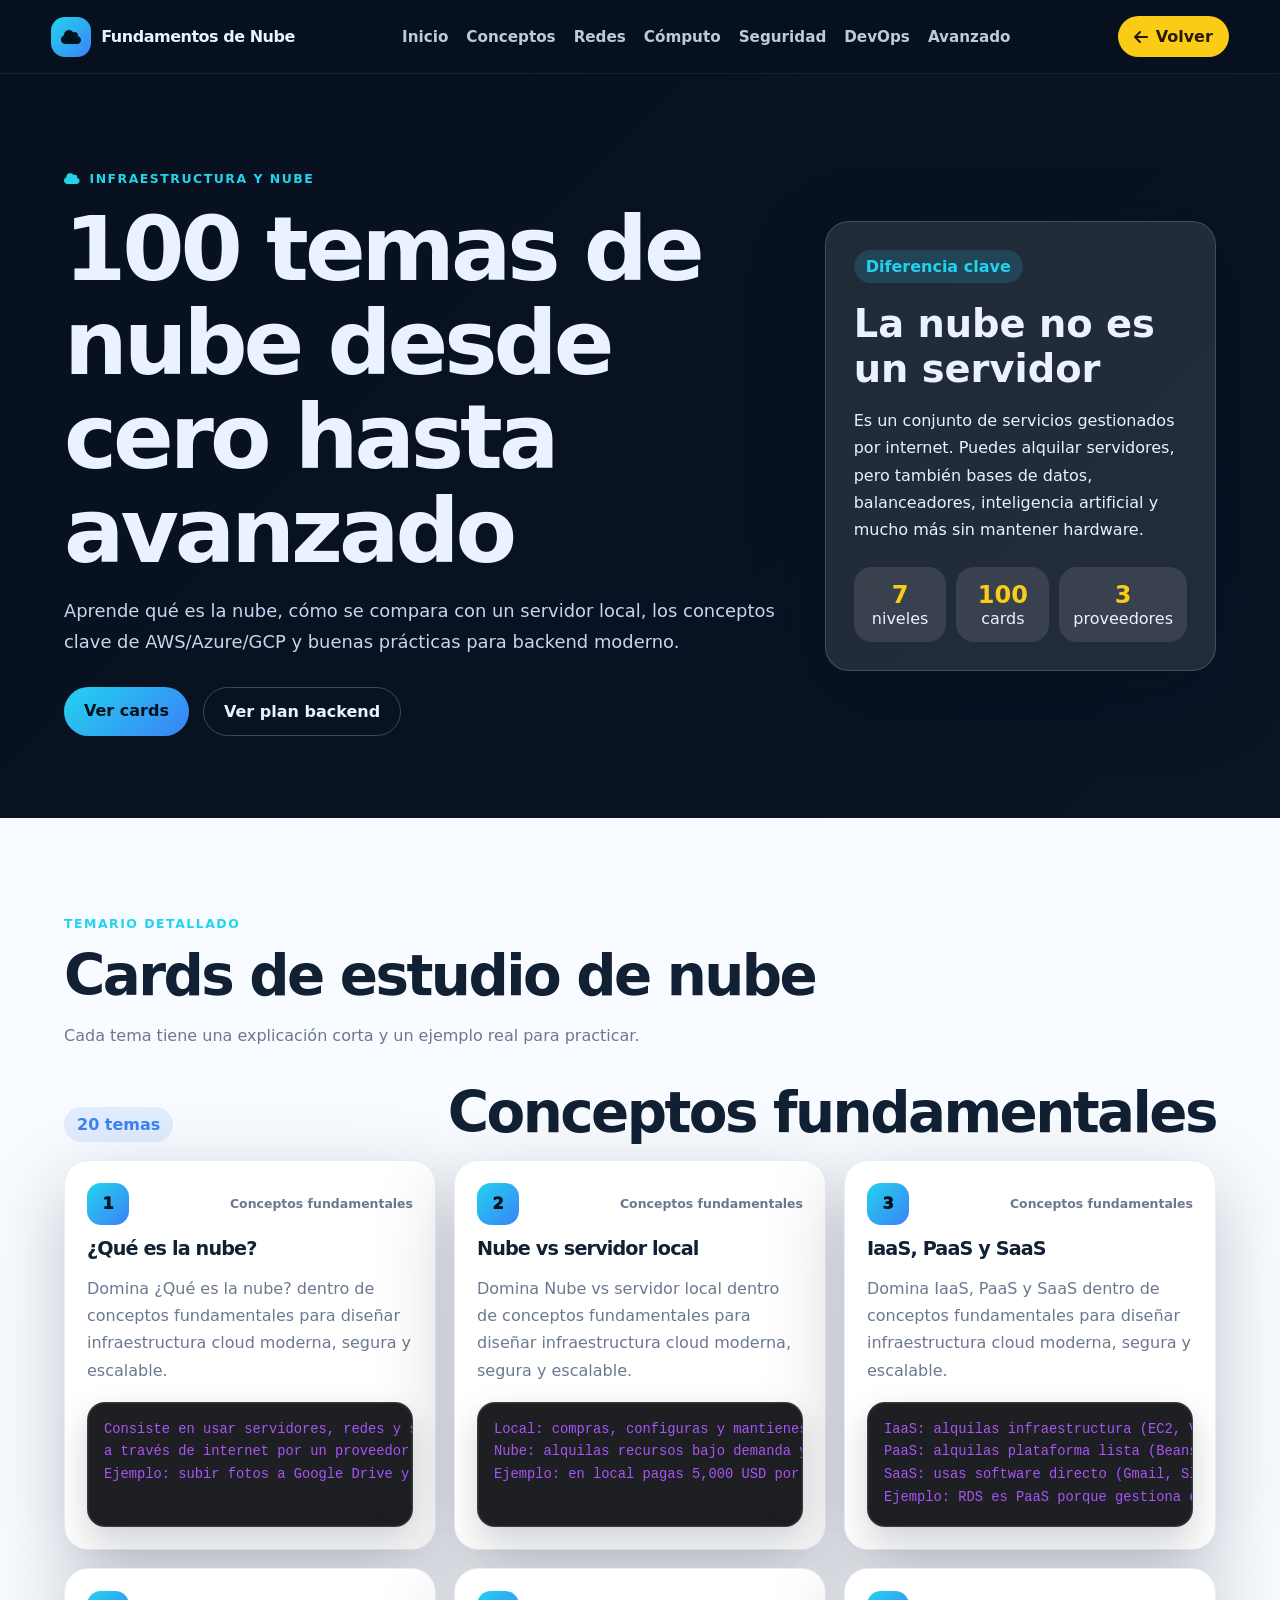
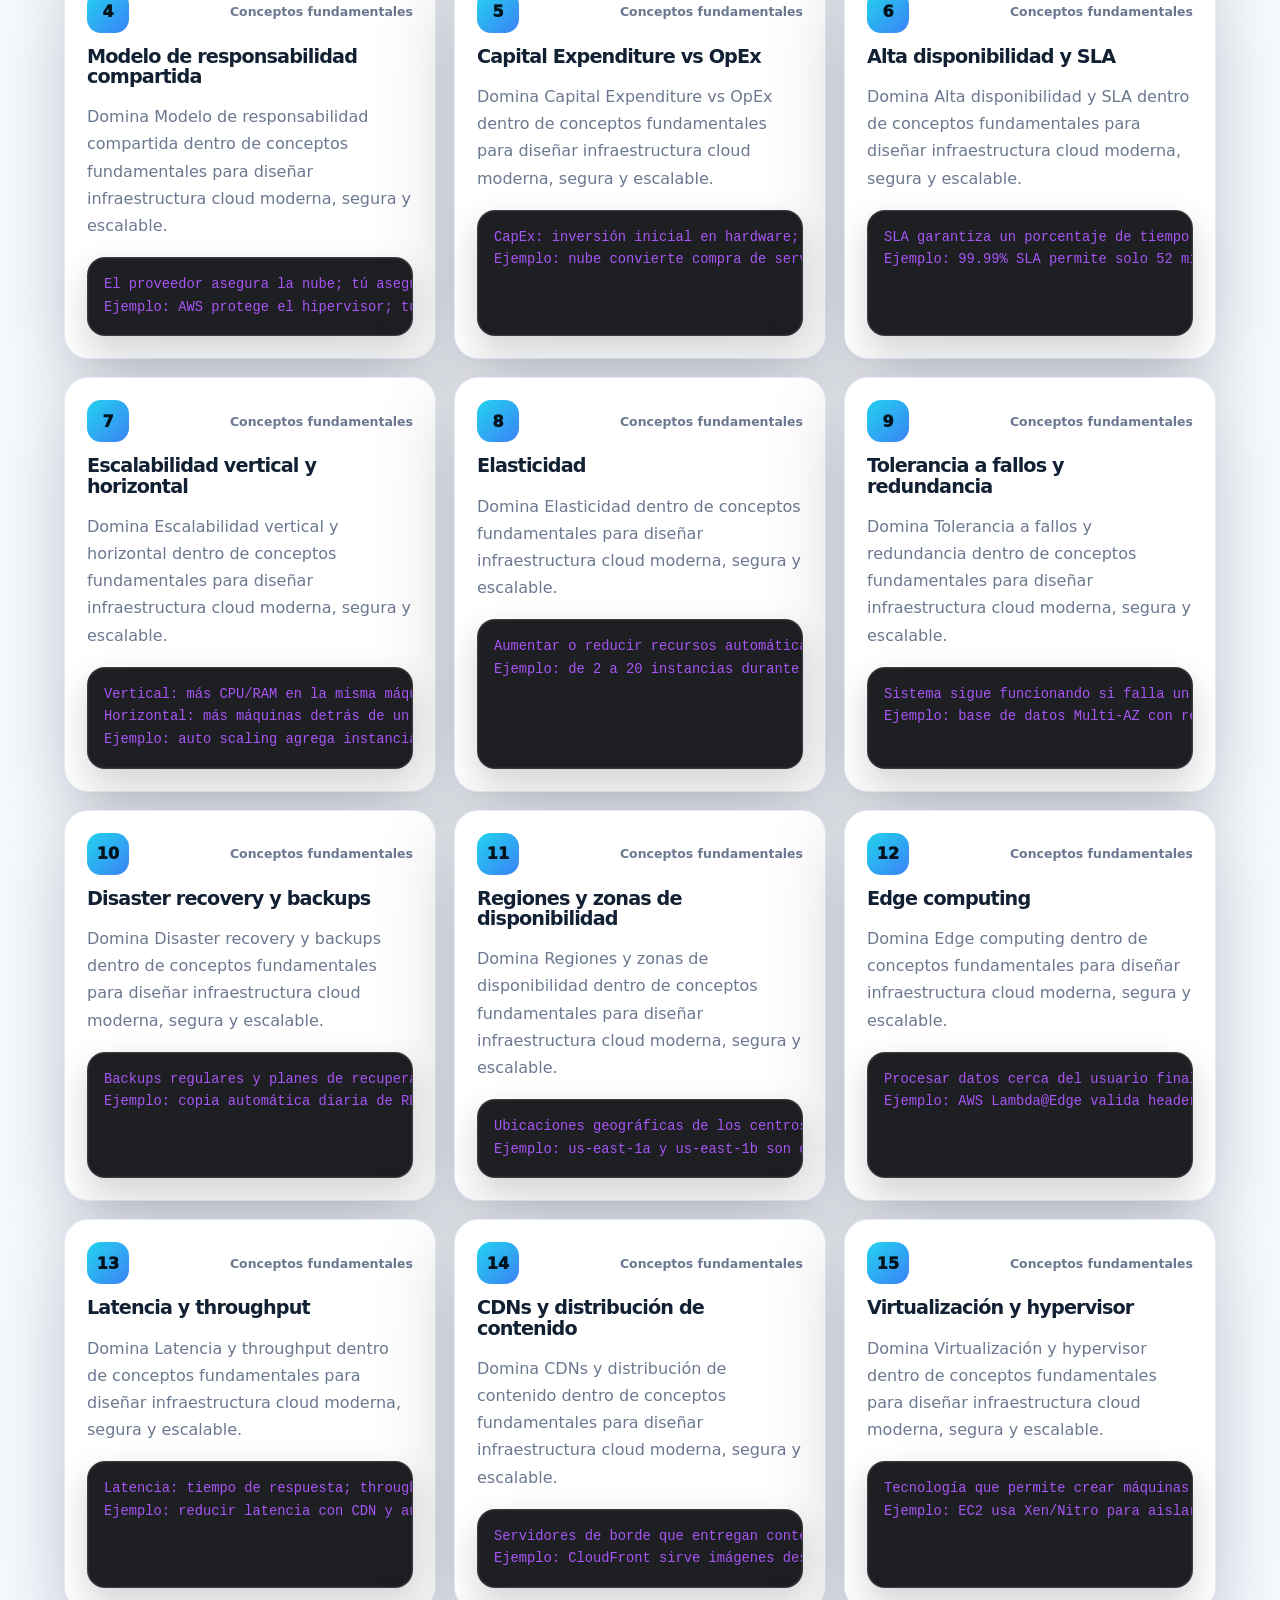
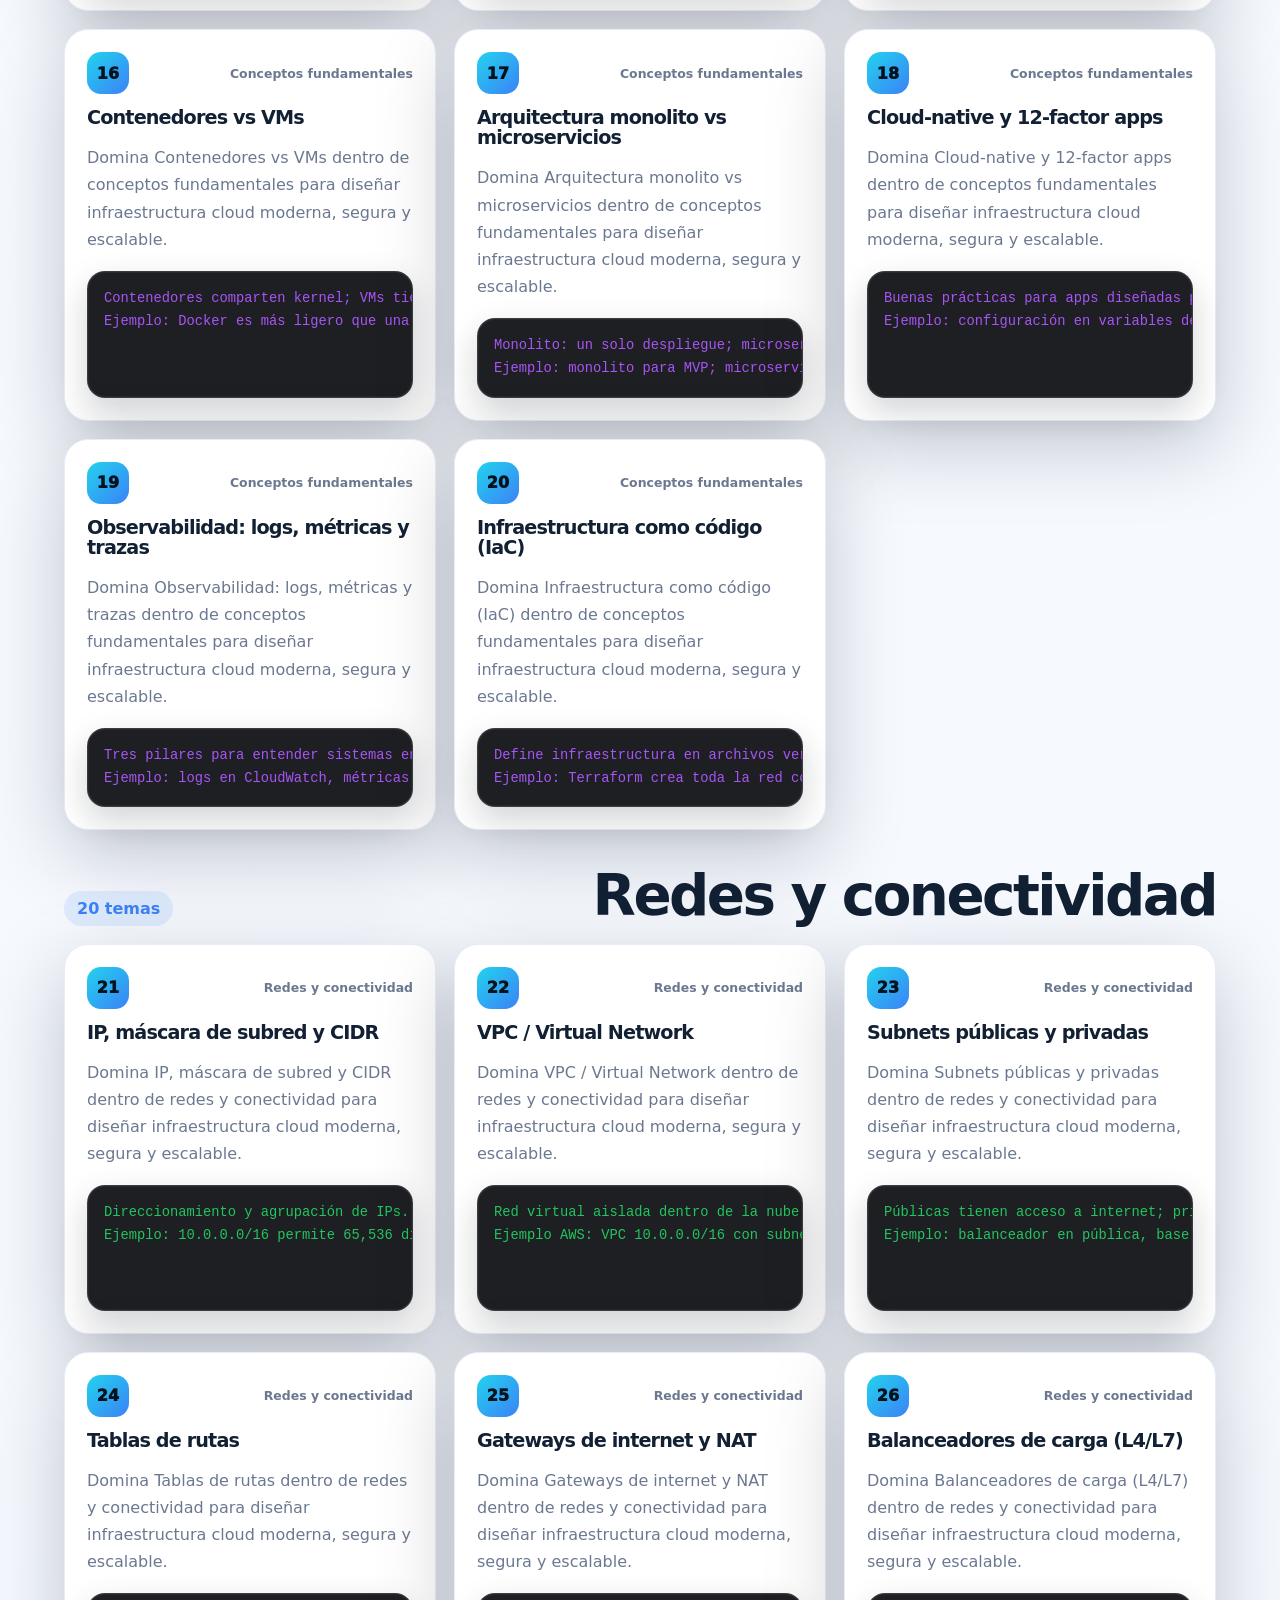
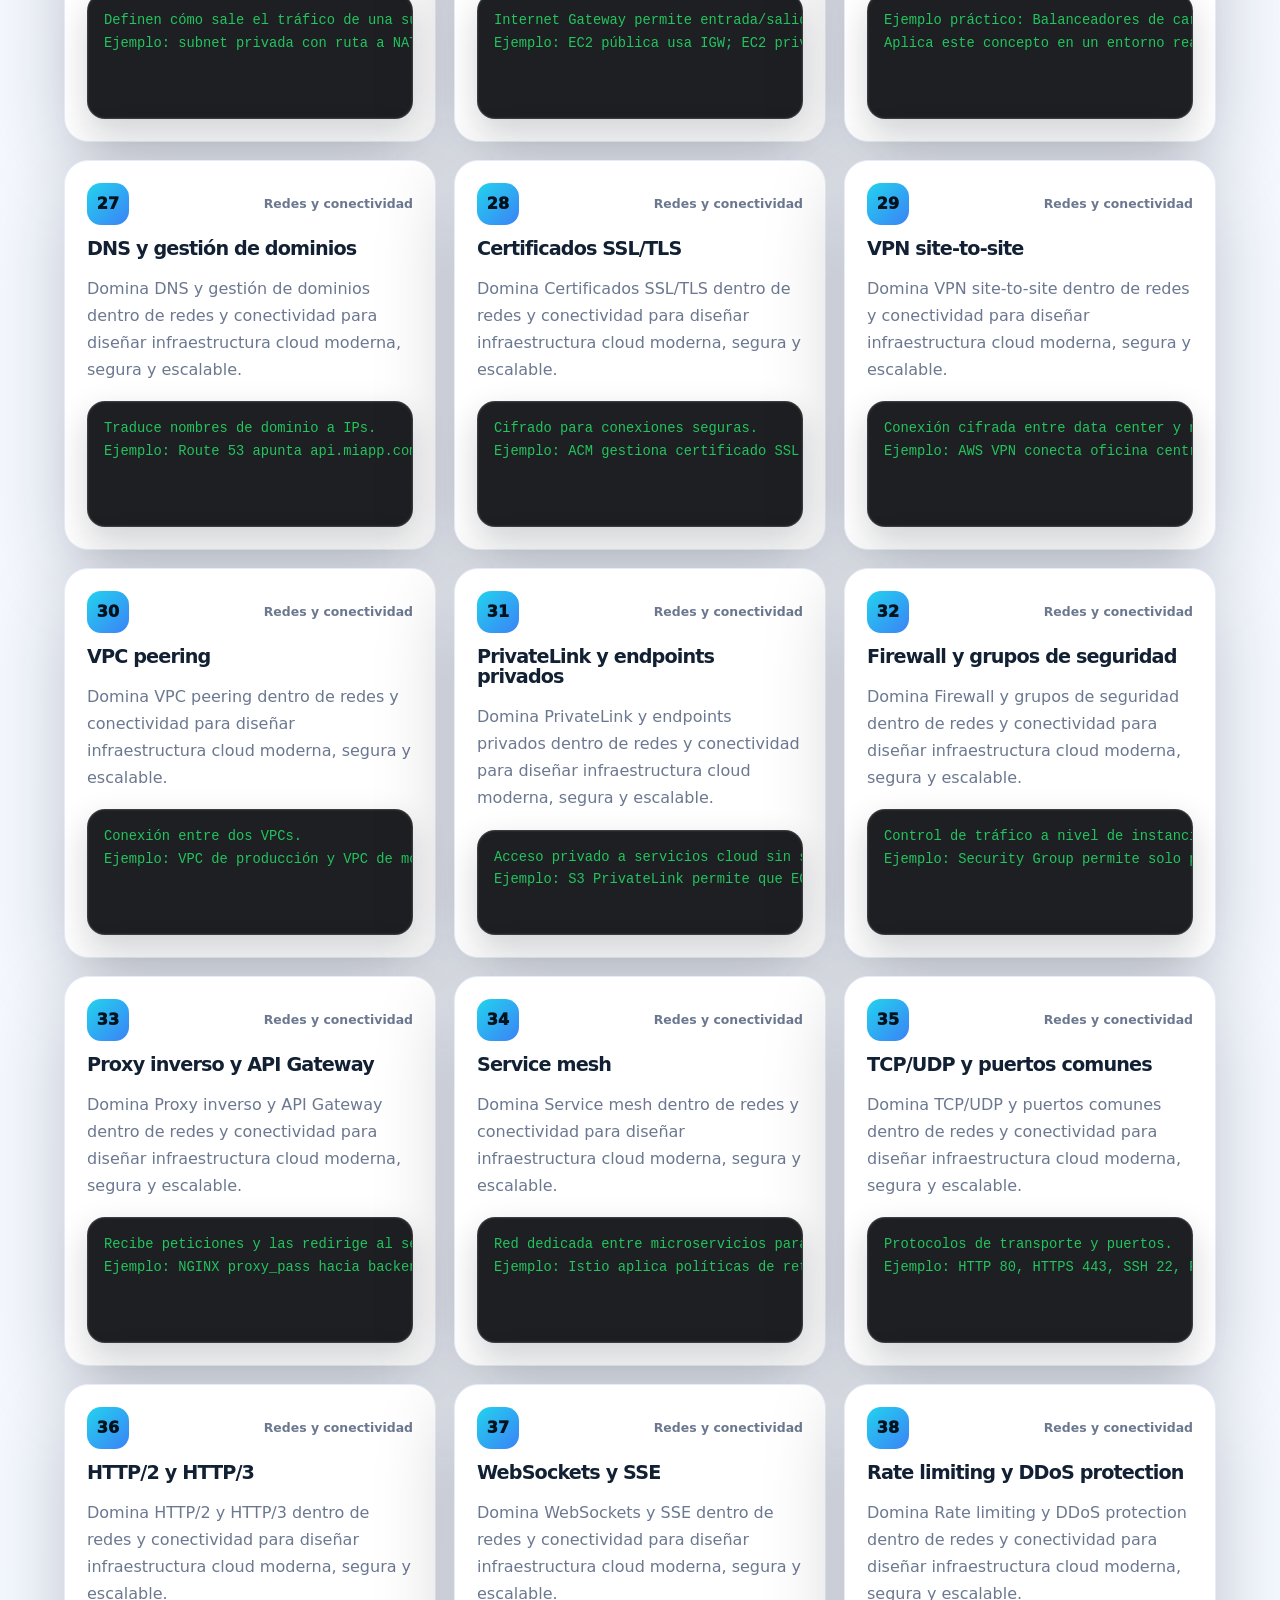
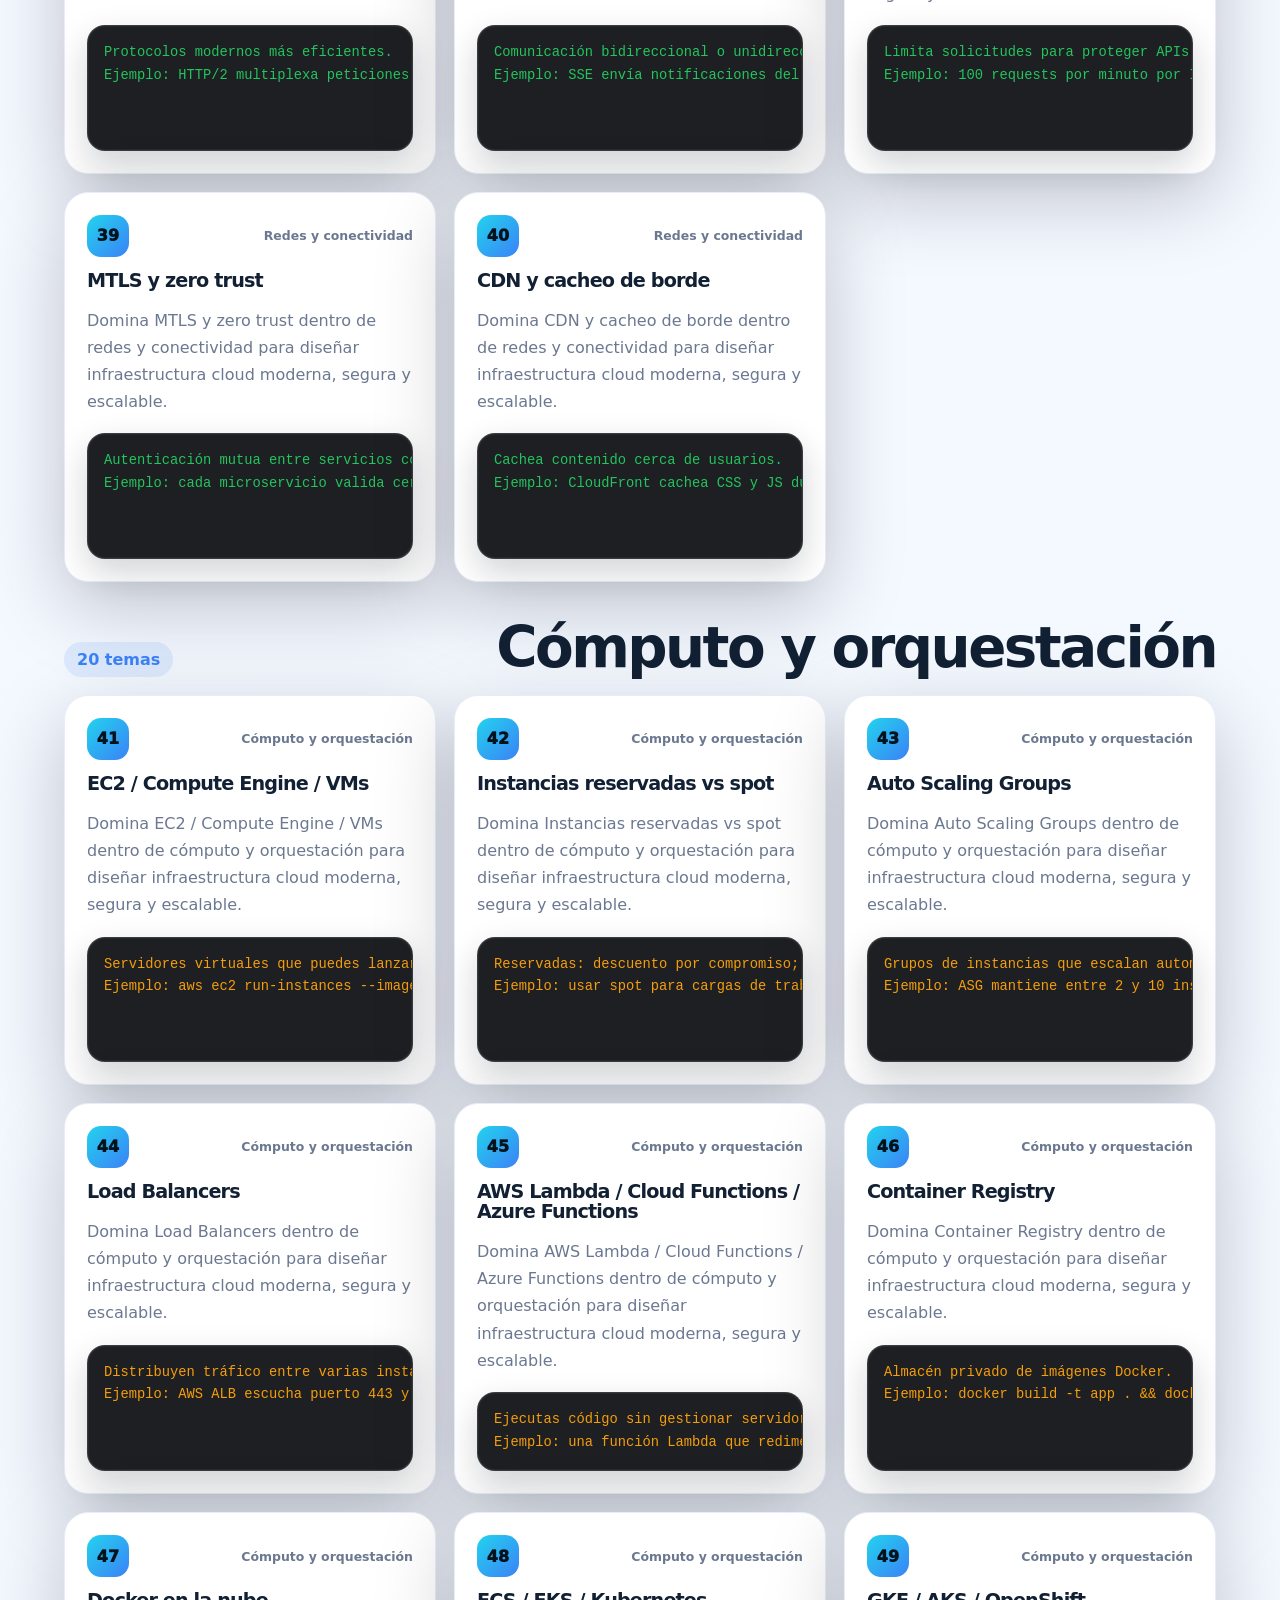
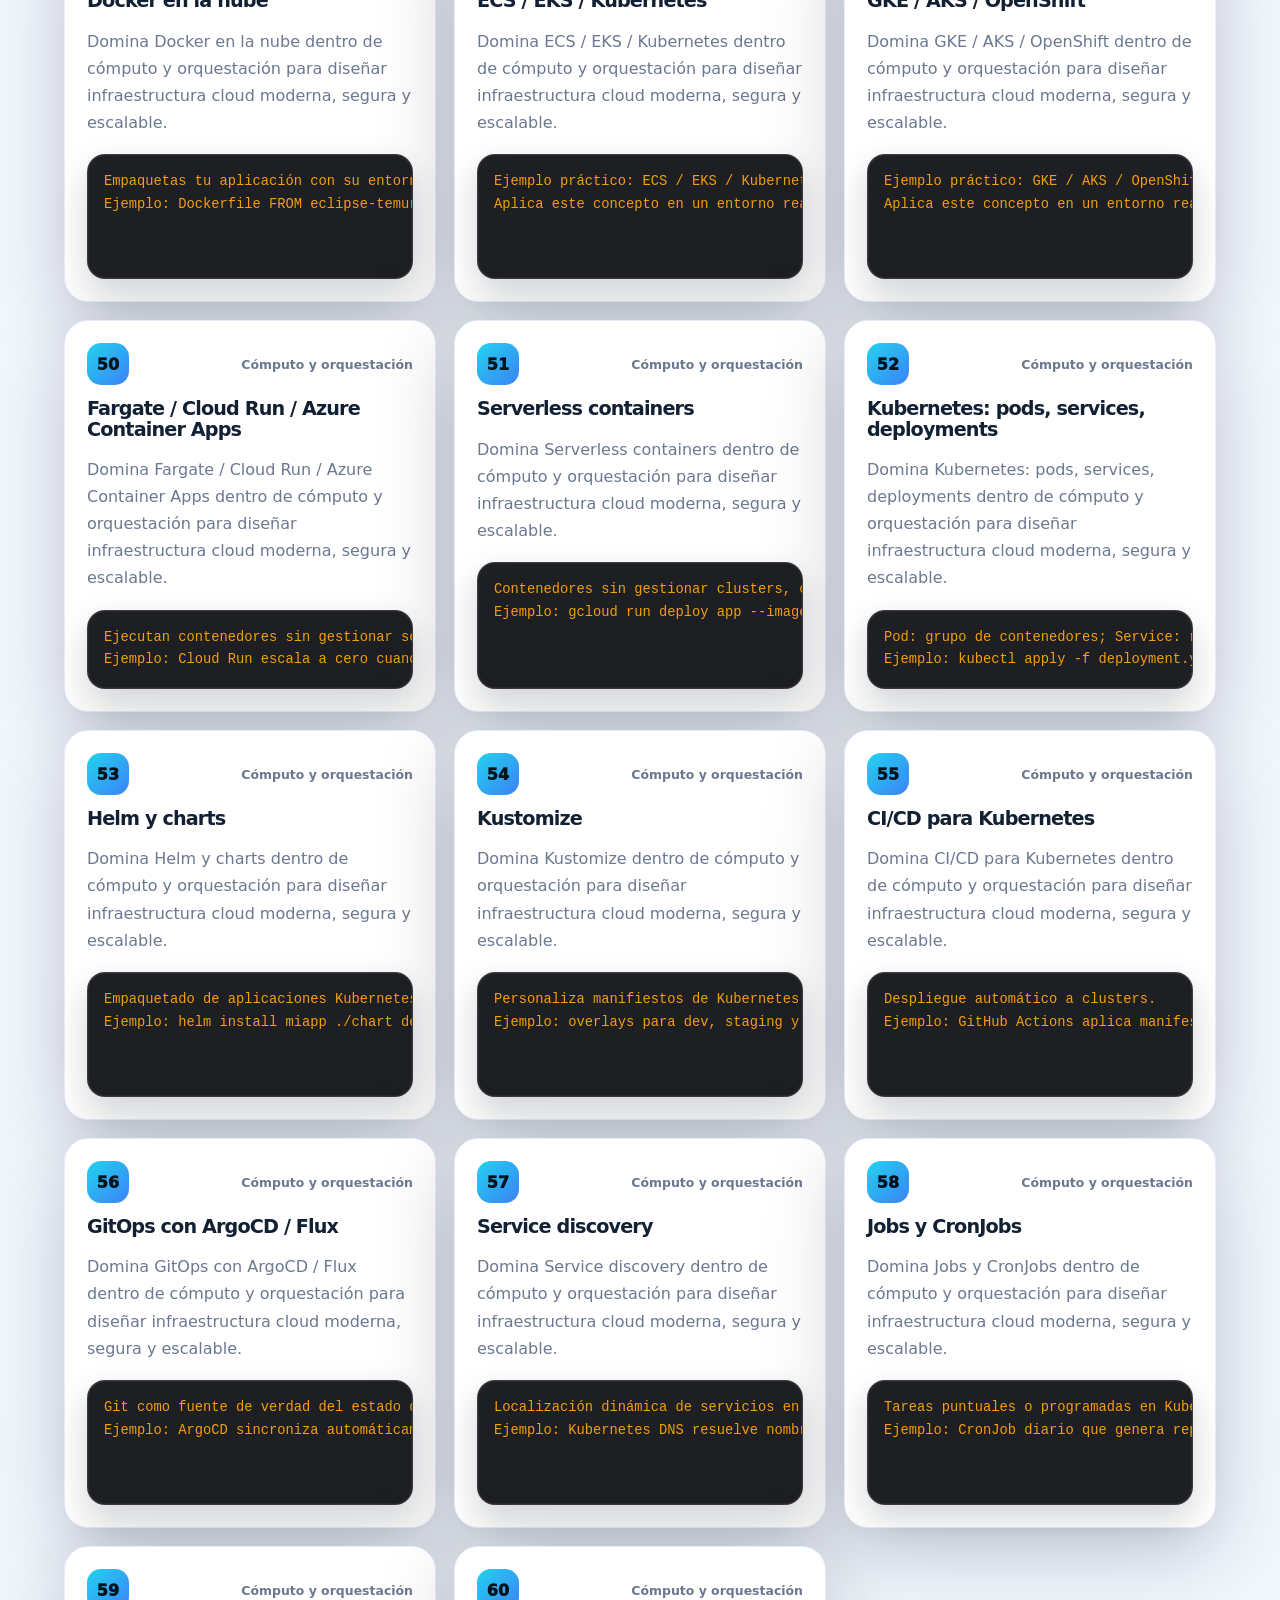
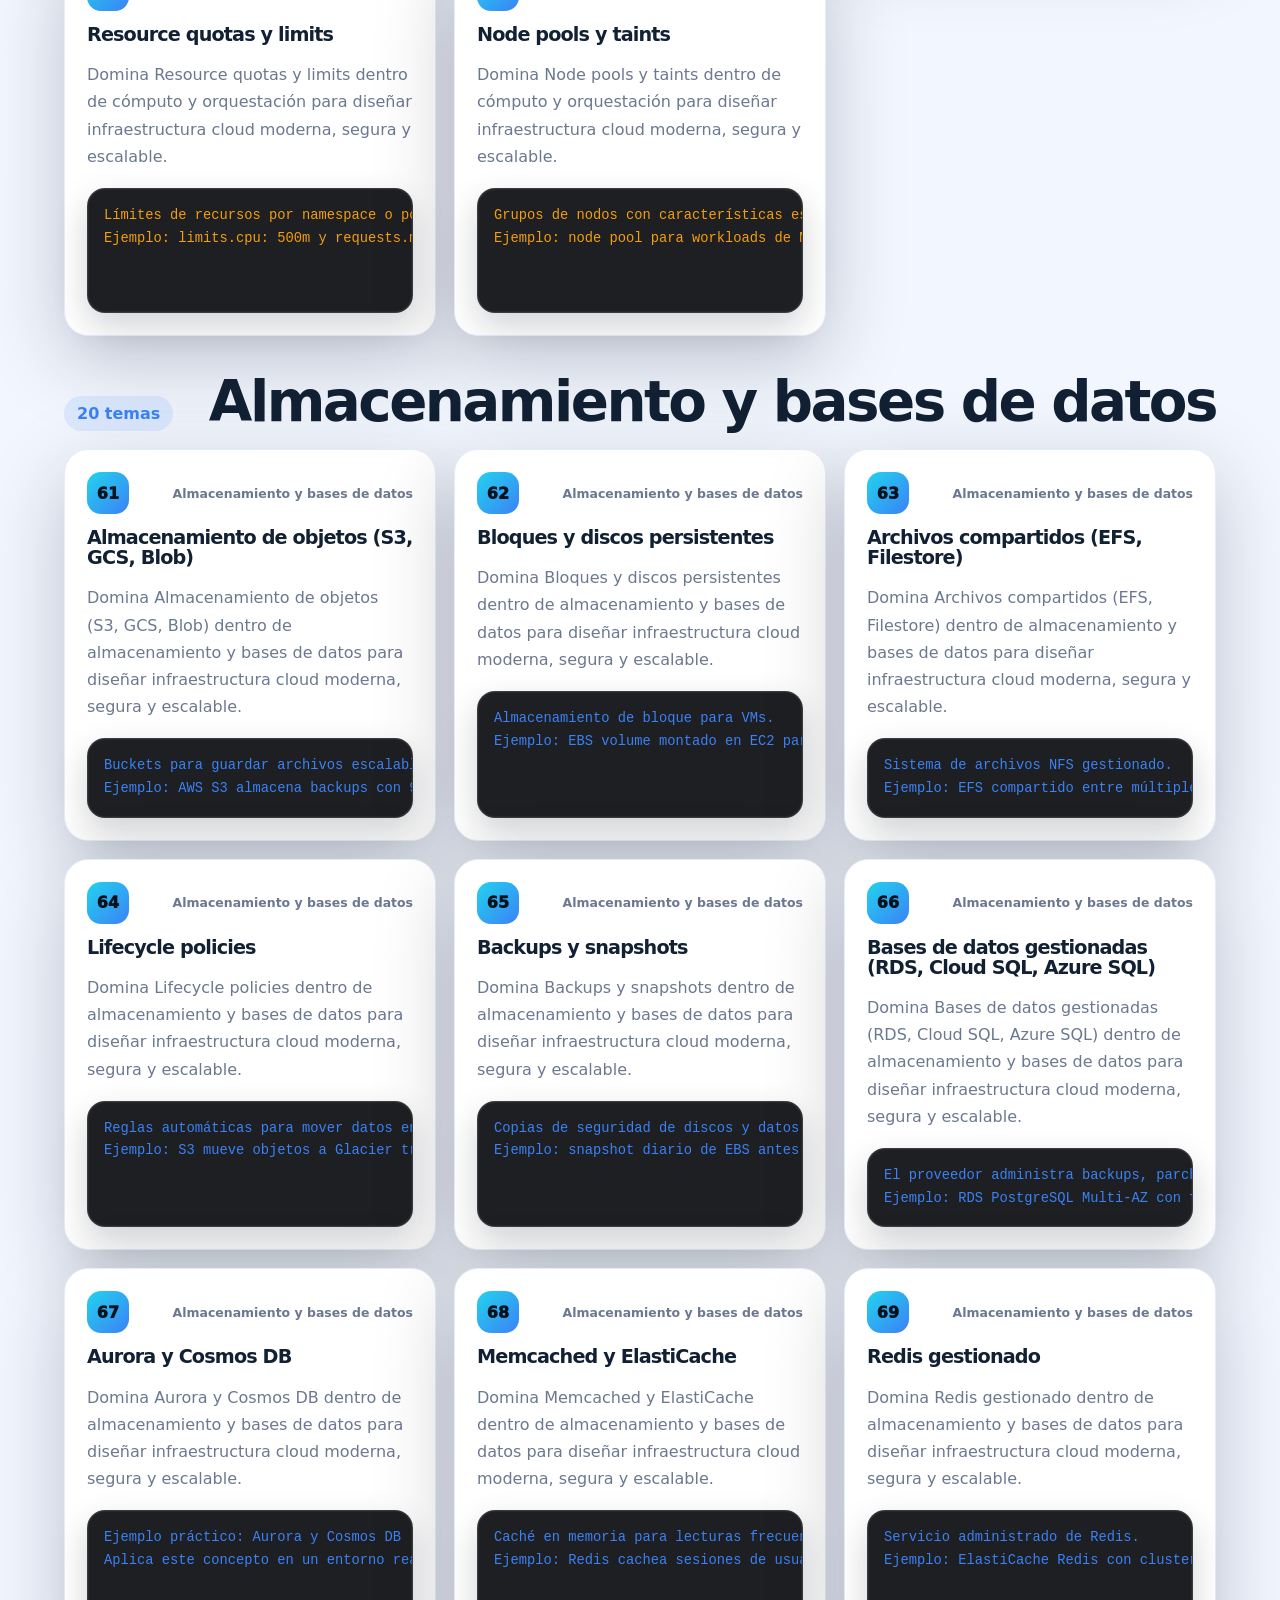
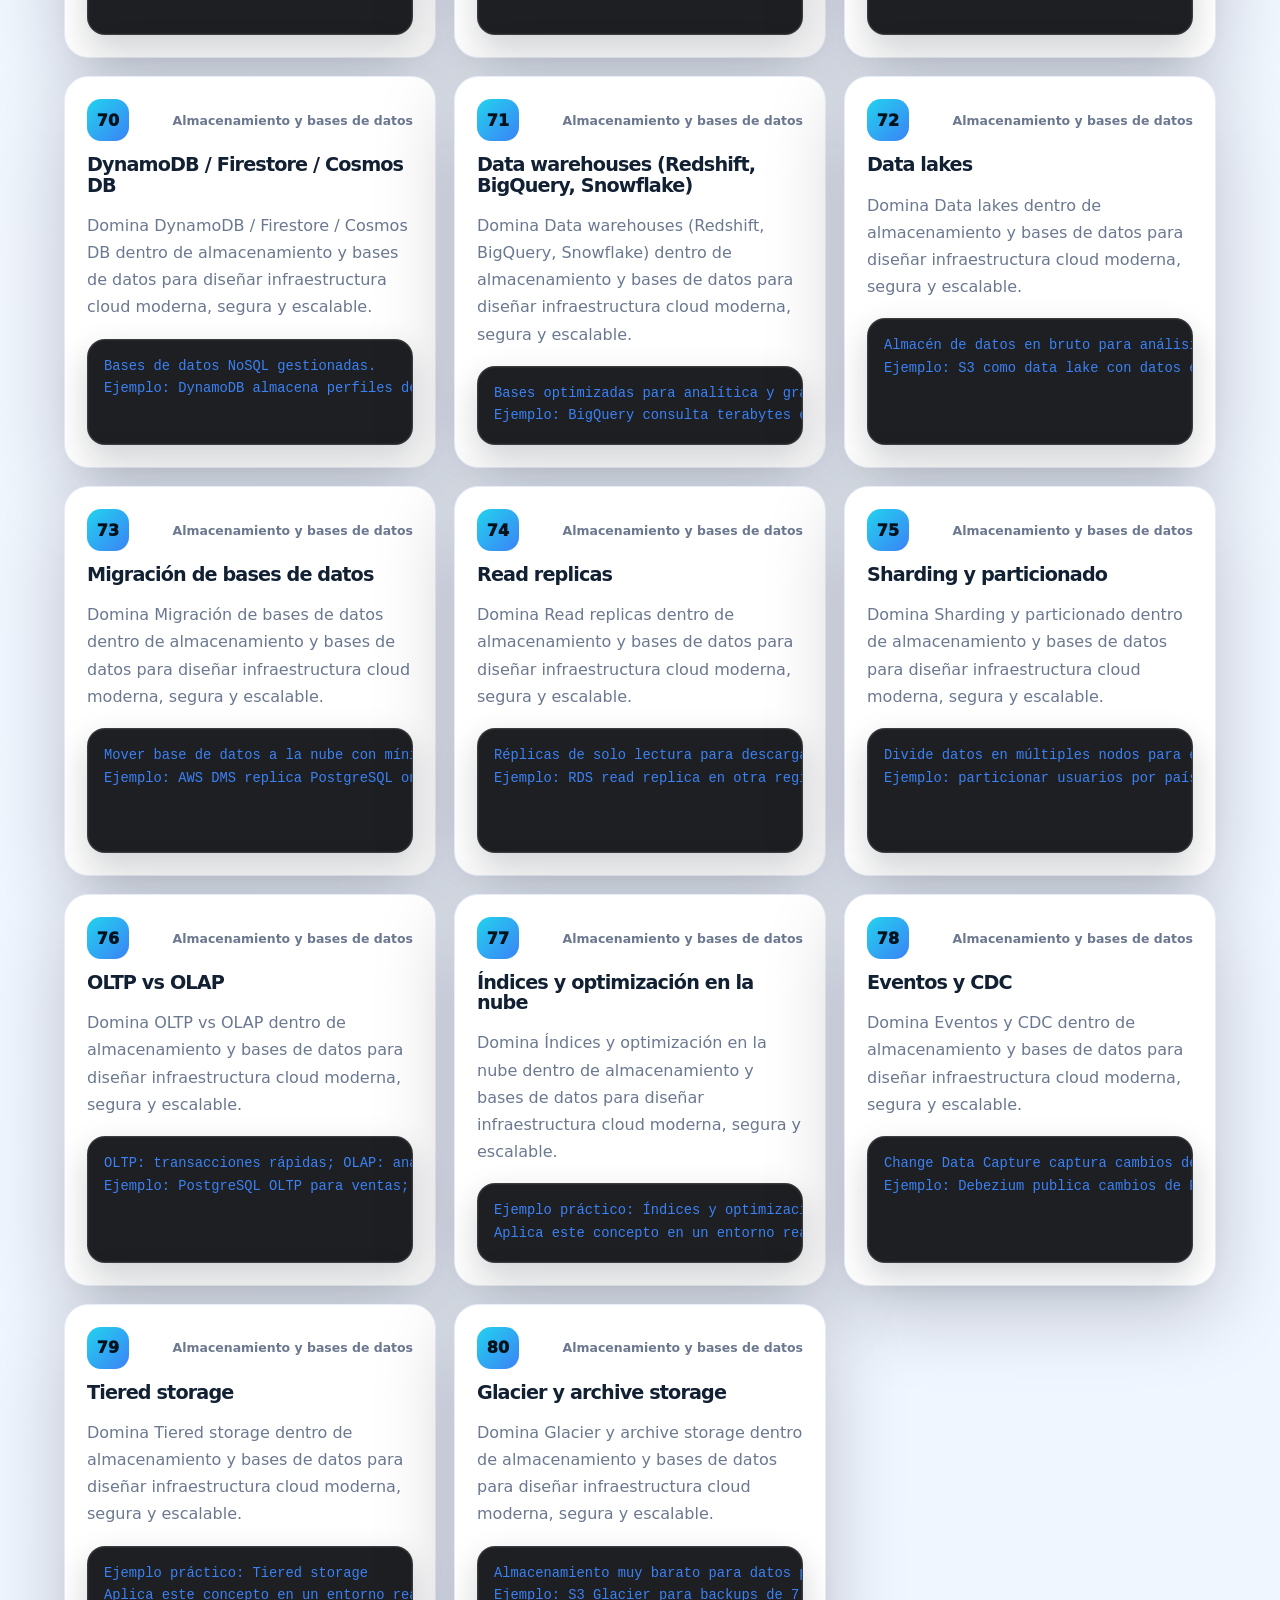
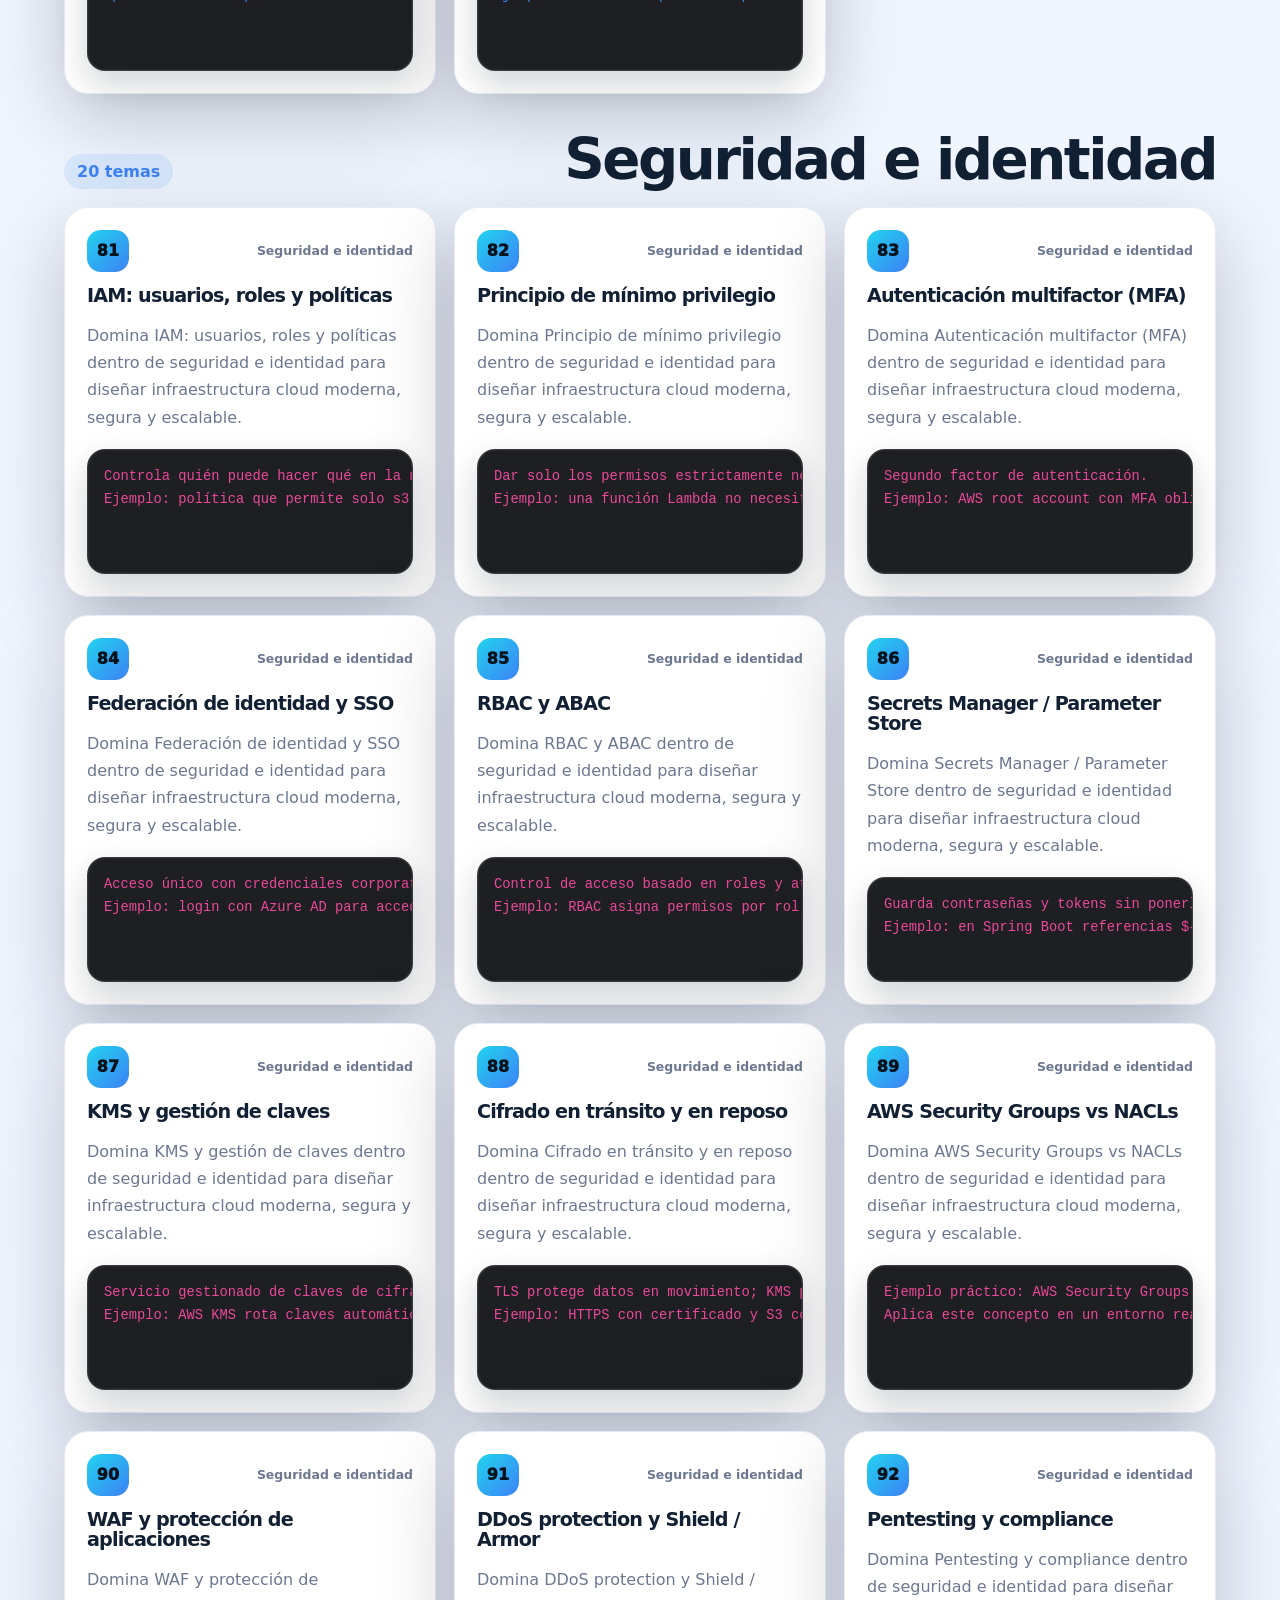
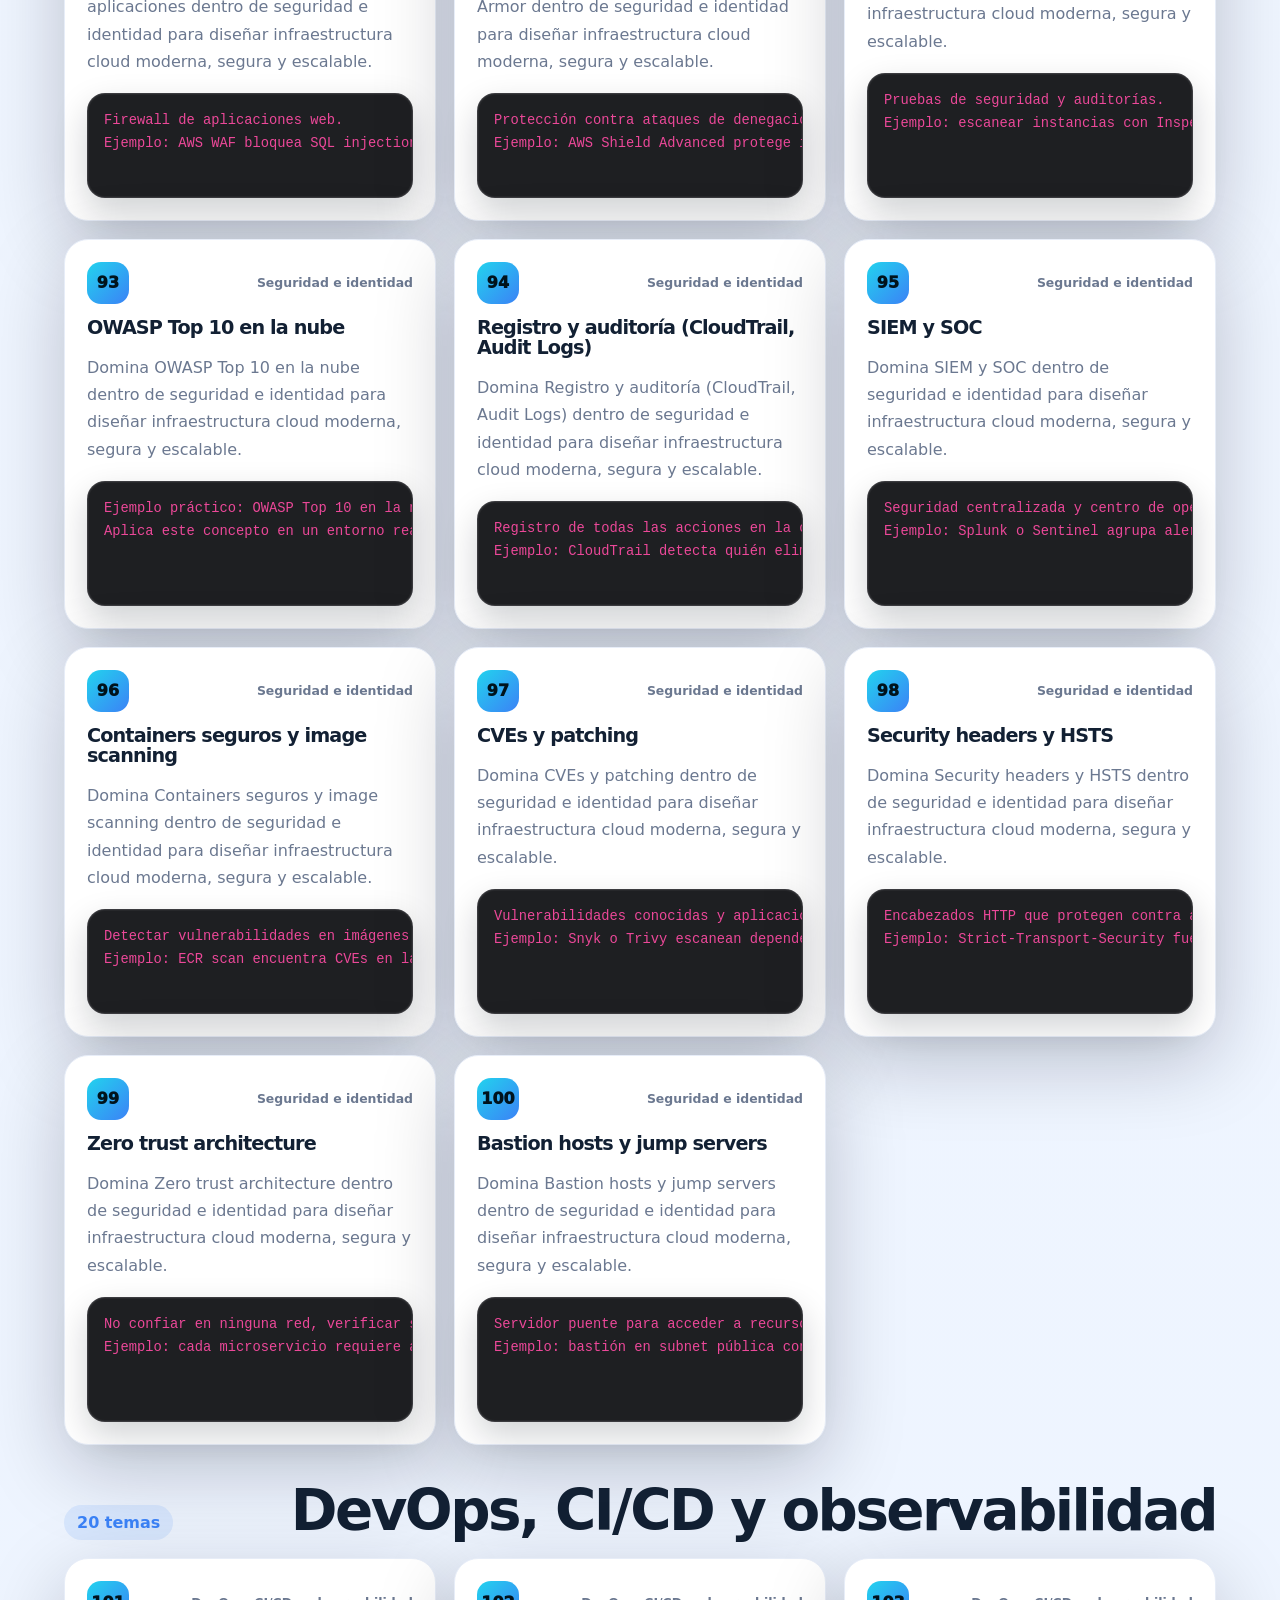
<file: cloud.html>
<!DOCTYPE html>
<html lang="es">
<head>
  <meta charset="UTF-8">
  <meta name="viewport" content="width=device-width, initial-scale=1.0">
  <title>Fundamentos de Nube - 100 temas</title>
  <link rel="preconnect" href="https://cdnjs.cloudflare.com">
  <link rel="stylesheet" href="https://cdnjs.cloudflare.com/ajax/libs/font-awesome/6.5.1/css/all.min.css">
  <link rel="stylesheet" href="styles.css">
</head>
<body>
  <header class="site-header">
    <a href="index.html#inicio" class="brand">
      <span class="brand-icon"><i class="fa-solid fa-cloud"></i></span>
      <span>Fundamentos de Nube</span>
    </a>
    <nav class="main-nav" aria-label="Navegación nube">
      <a href="index.html">Inicio</a>
      <a href="#conceptos">Conceptos</a>
      <a href="#redes">Redes</a>
      <a href="#computo">Cómputo</a>
      <a href="#seguridad">Seguridad</a>
      <a href="#devops">DevOps</a>
      <a href="#avanzado">Avanzado</a>
    </nav>
    <a class="toggle-checks" href="index.html#nube"><i class="fa-solid fa-arrow-left"></i> Volver</a>
  </header>
  <main>
    <section class="hero section">
      <div class="hero-content">
        <p class="eyebrow"><i class="fa-solid fa-cloud"></i> Infraestructura y Nube</p>
        <h1>100 temas de nube desde cero hasta avanzado</h1>
        <p class="hero-copy">Aprende qué es la nube, cómo se compara con un servidor local, los conceptos clave de AWS/Azure/GCP y buenas prácticas para backend moderno.</p>
        <div class="hero-actions">
          <a class="btn primary" href="#cloudTopics">Ver cards</a>
          <a class="btn secondary" href="index.html#plan">Ver plan backend</a>
        </div>
      </div>
      <aside class="hero-card">
        <span class="card-badge">Diferencia clave</span>
        <strong>La nube no es un servidor</strong>
        <p>Es un conjunto de servicios gestionados por internet. Puedes alquilar servidores, pero también bases de datos, balanceadores, inteligencia artificial y mucho más sin mantener hardware.</p>
        <div class="mini-stats">
          <span><b>7</b> niveles</span>
          <span><b>100</b> cards</span>
          <span><b>3</b> proveedores</span>
        </div>
      </aside>
    </section>
    <section id="cloudTopics" class="section java-section">
      <div class="section-heading">
        <p class="eyebrow">Temario detallado</p>
        <h2>Cards de estudio de nube</h2>
        <p>Cada tema tiene una explicación corta y un ejemplo real para practicar.</p>
      </div>
      <div id="cloudCards" class="java-cards"></div>
    </section>
  </main>
  <footer class="site-footer">
    <p>Fundamentos de Nube - 100 temas para backend moderno en 2026.</p>
  </footer>
  <script src="cloud.js"></script>
</body>
</html>
</file>
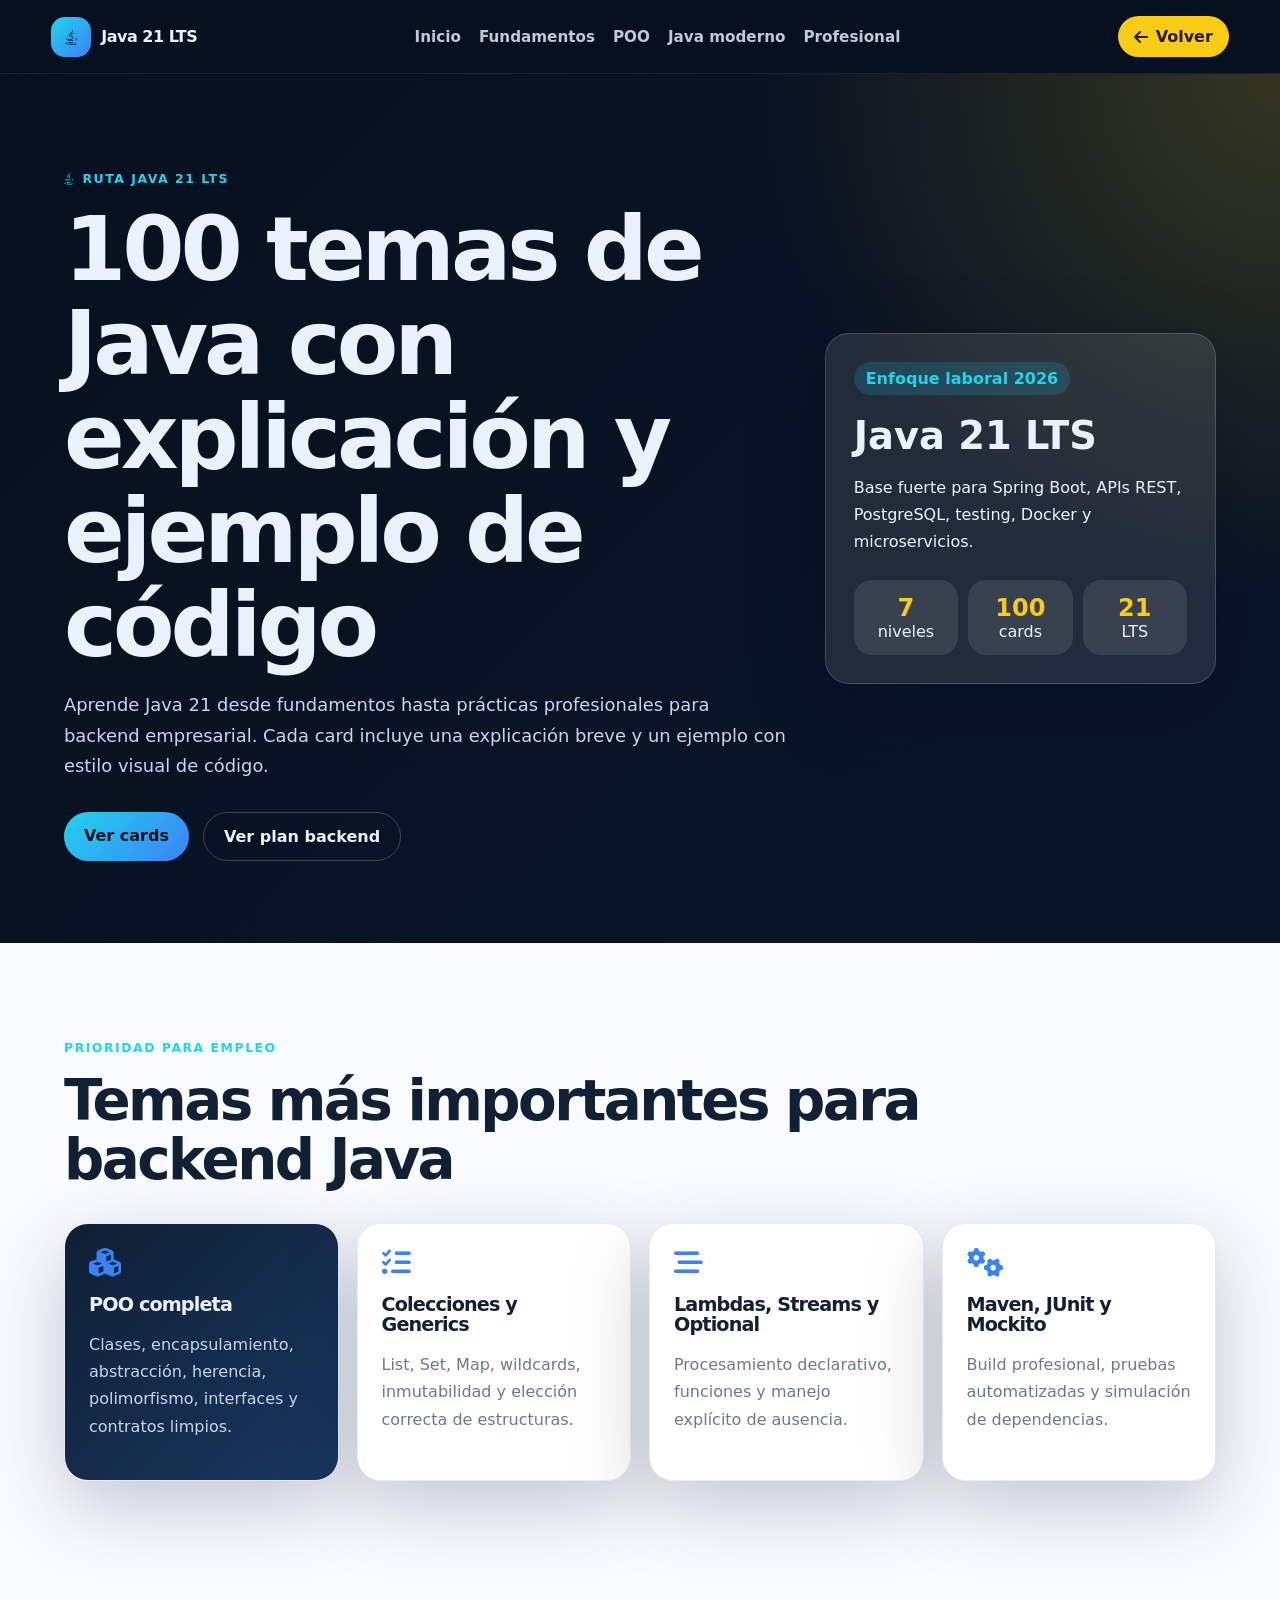
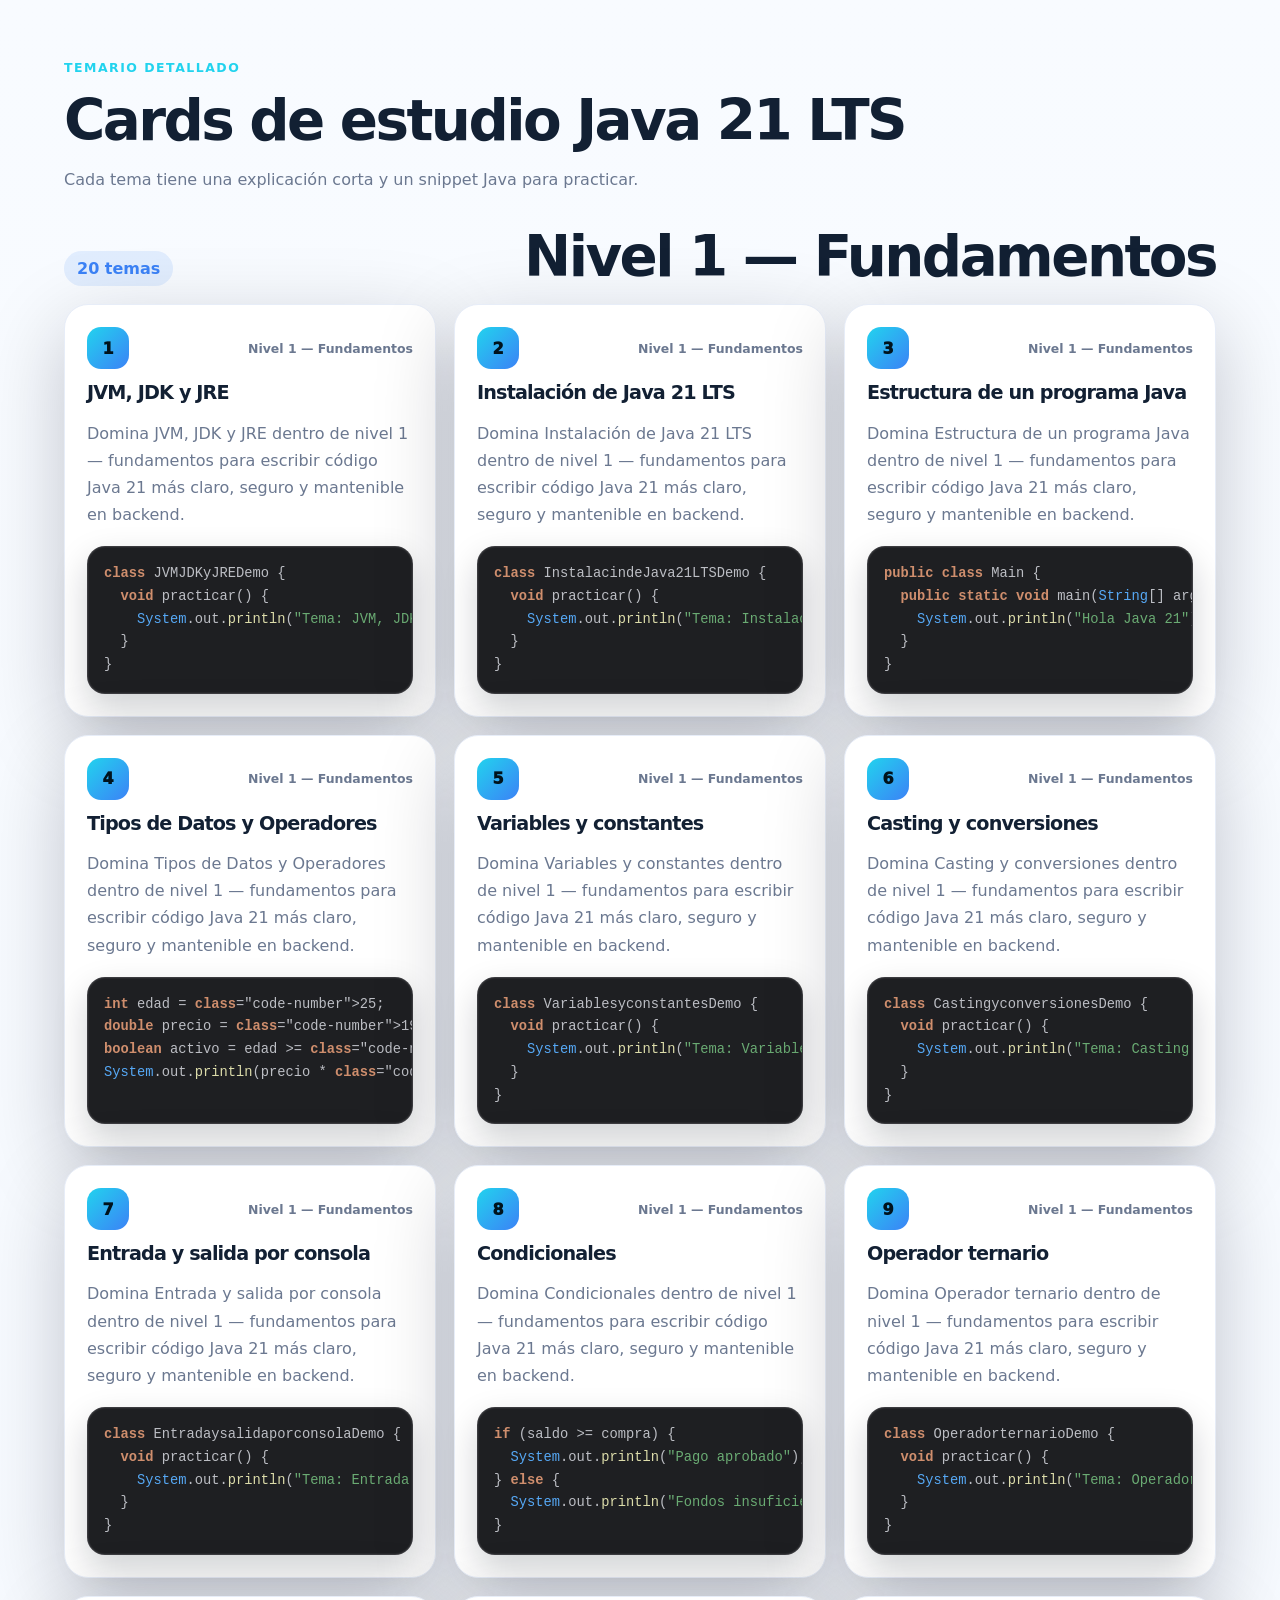
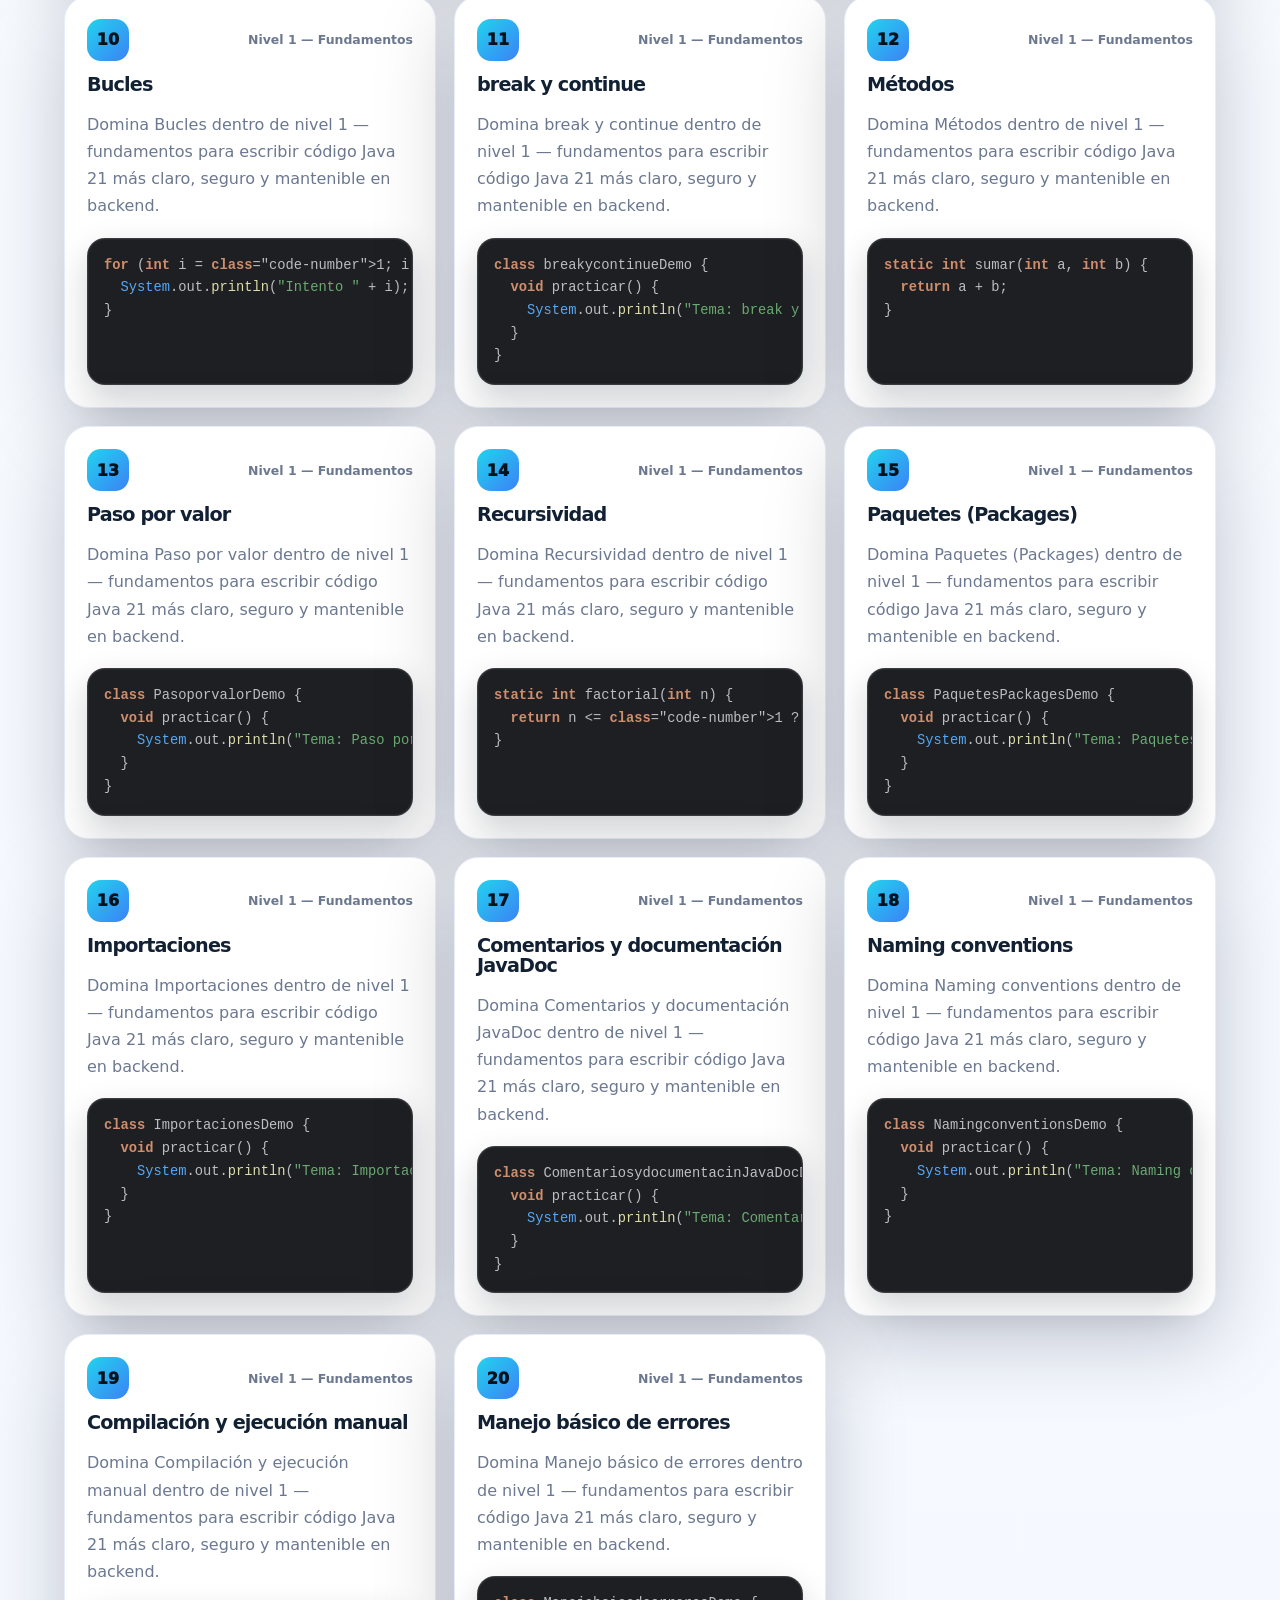
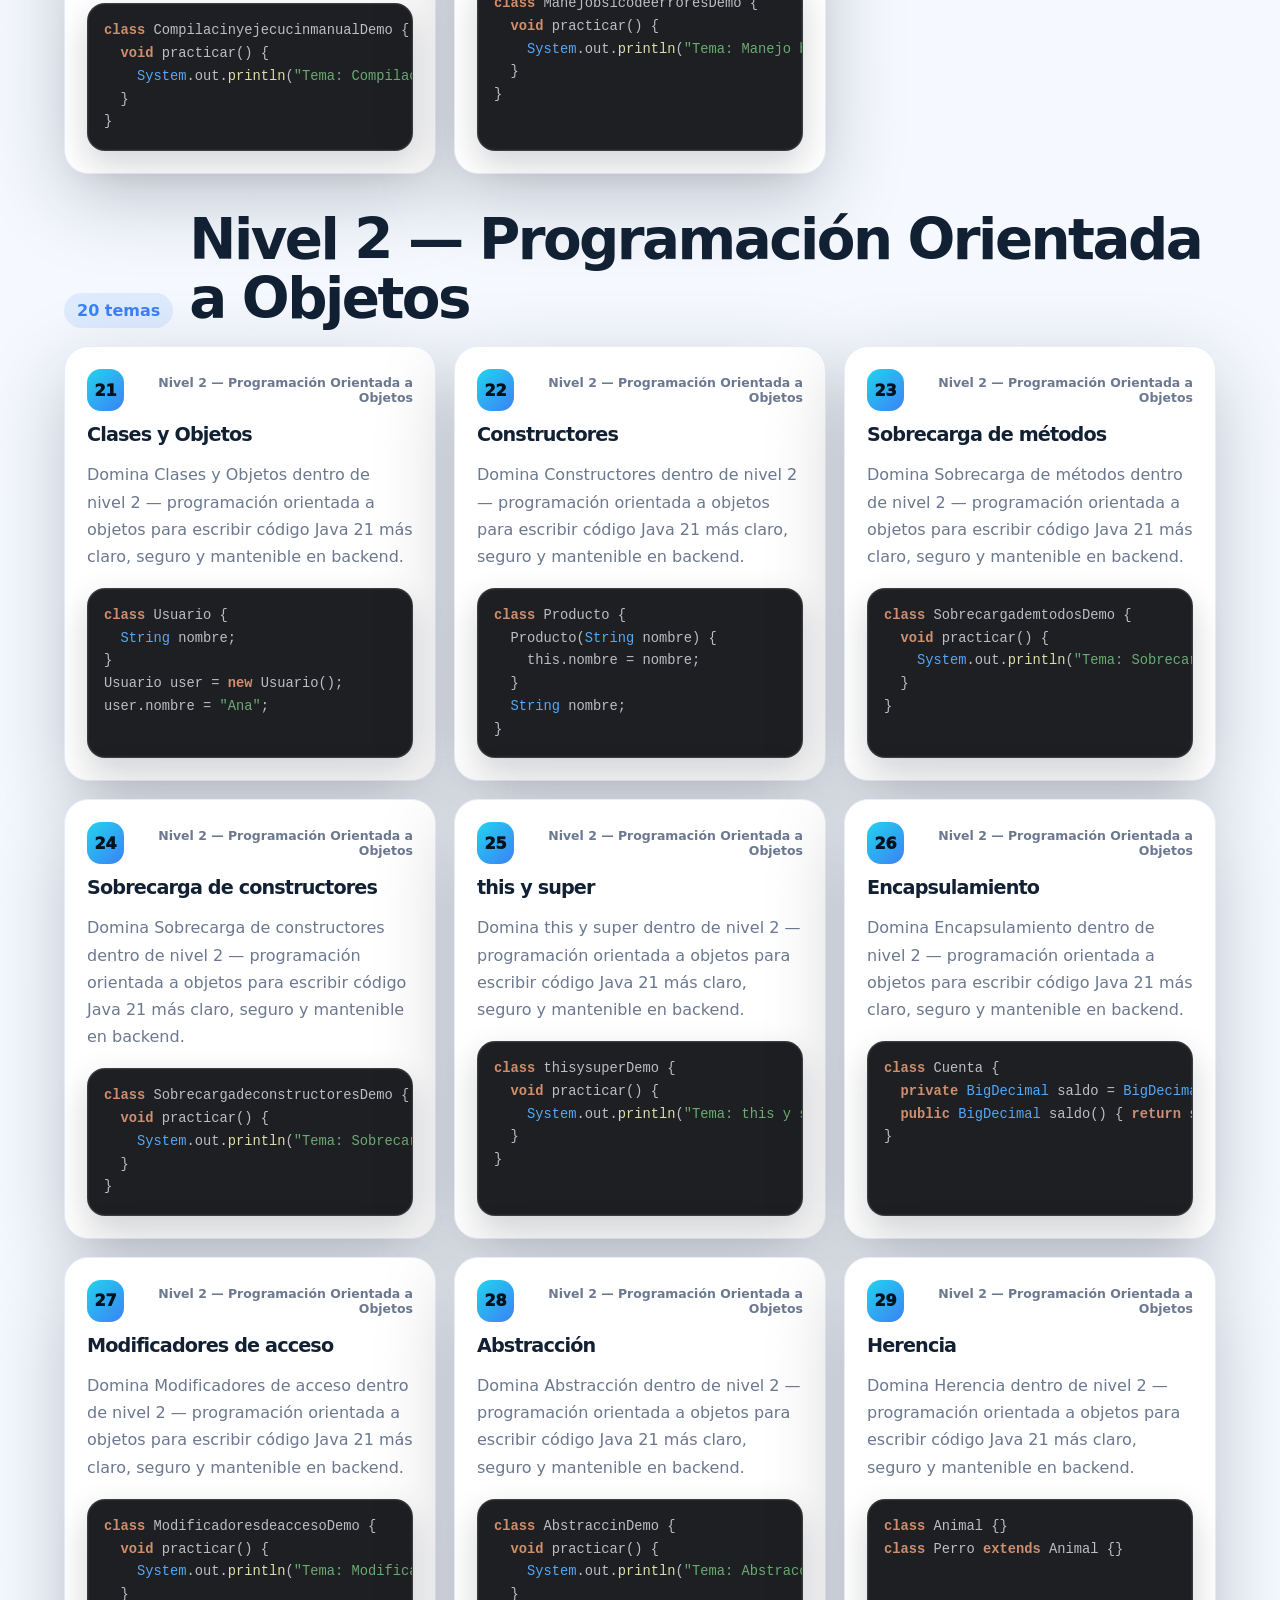
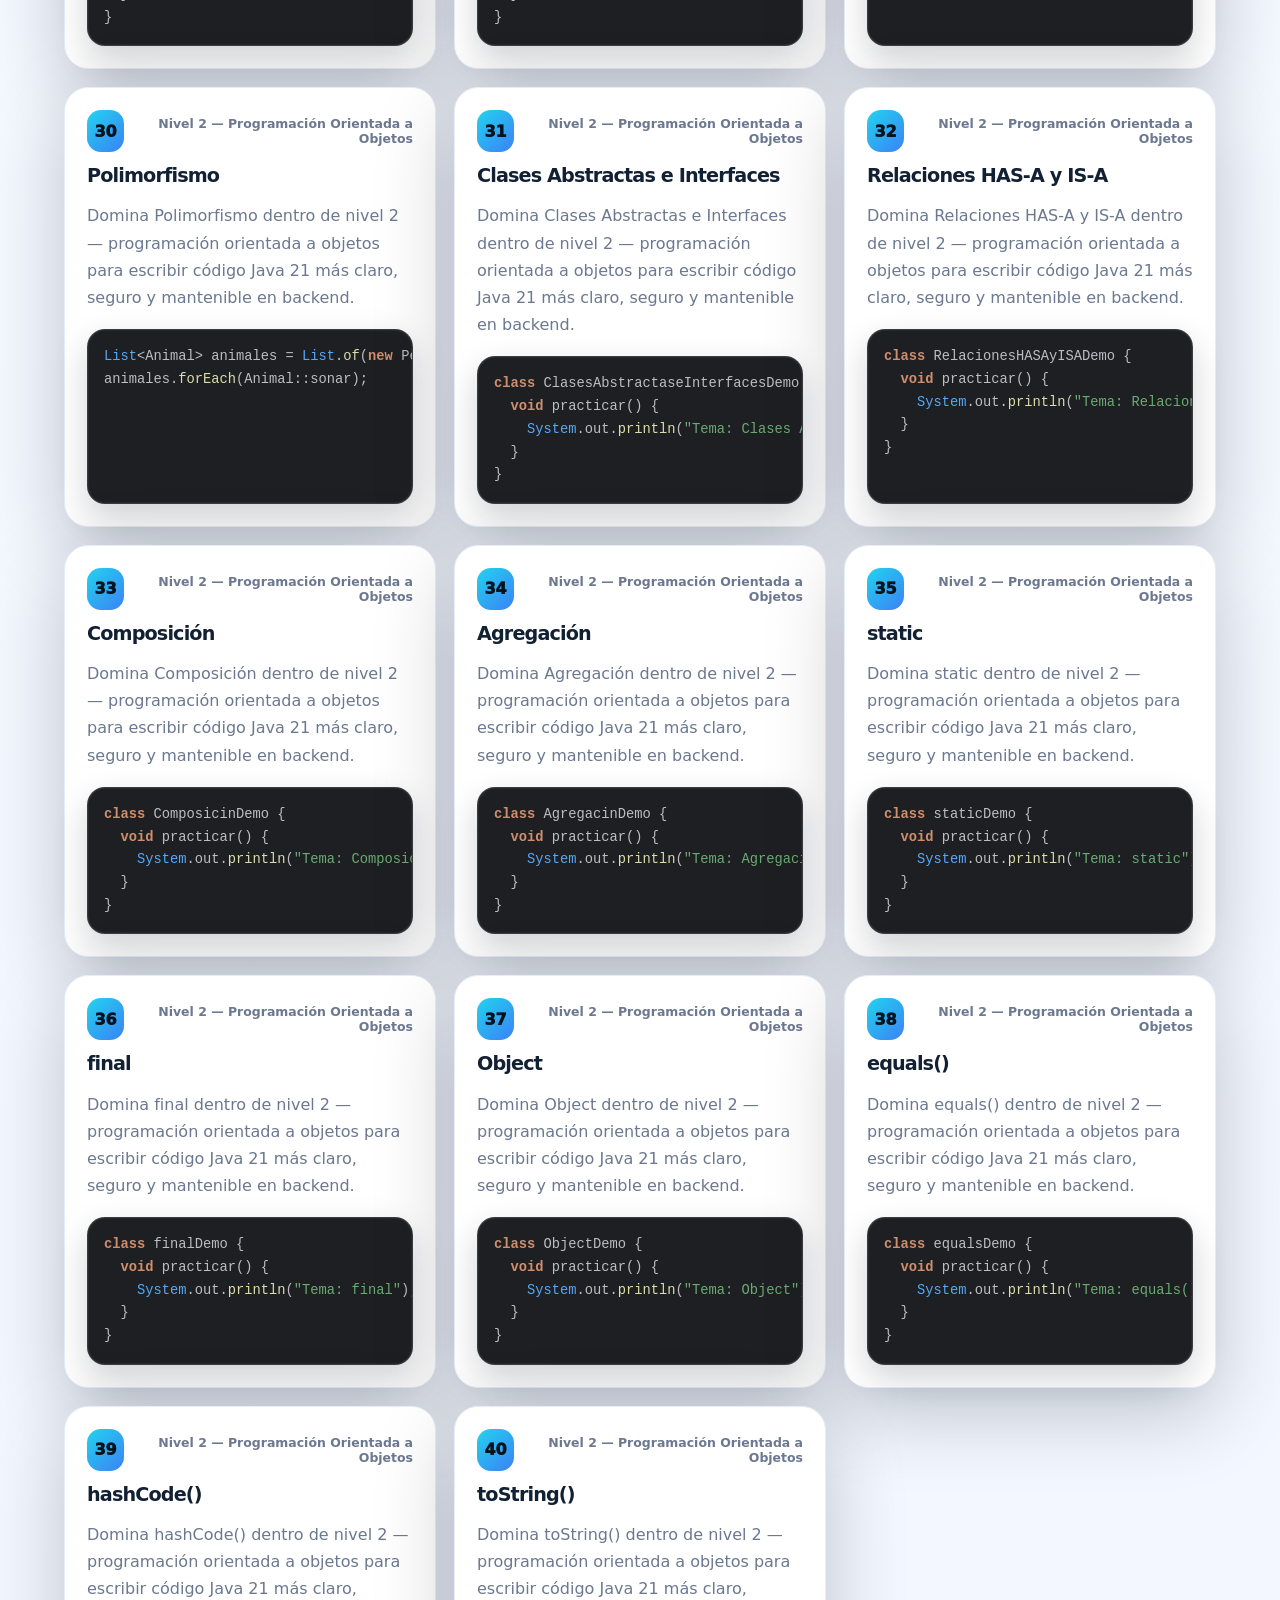
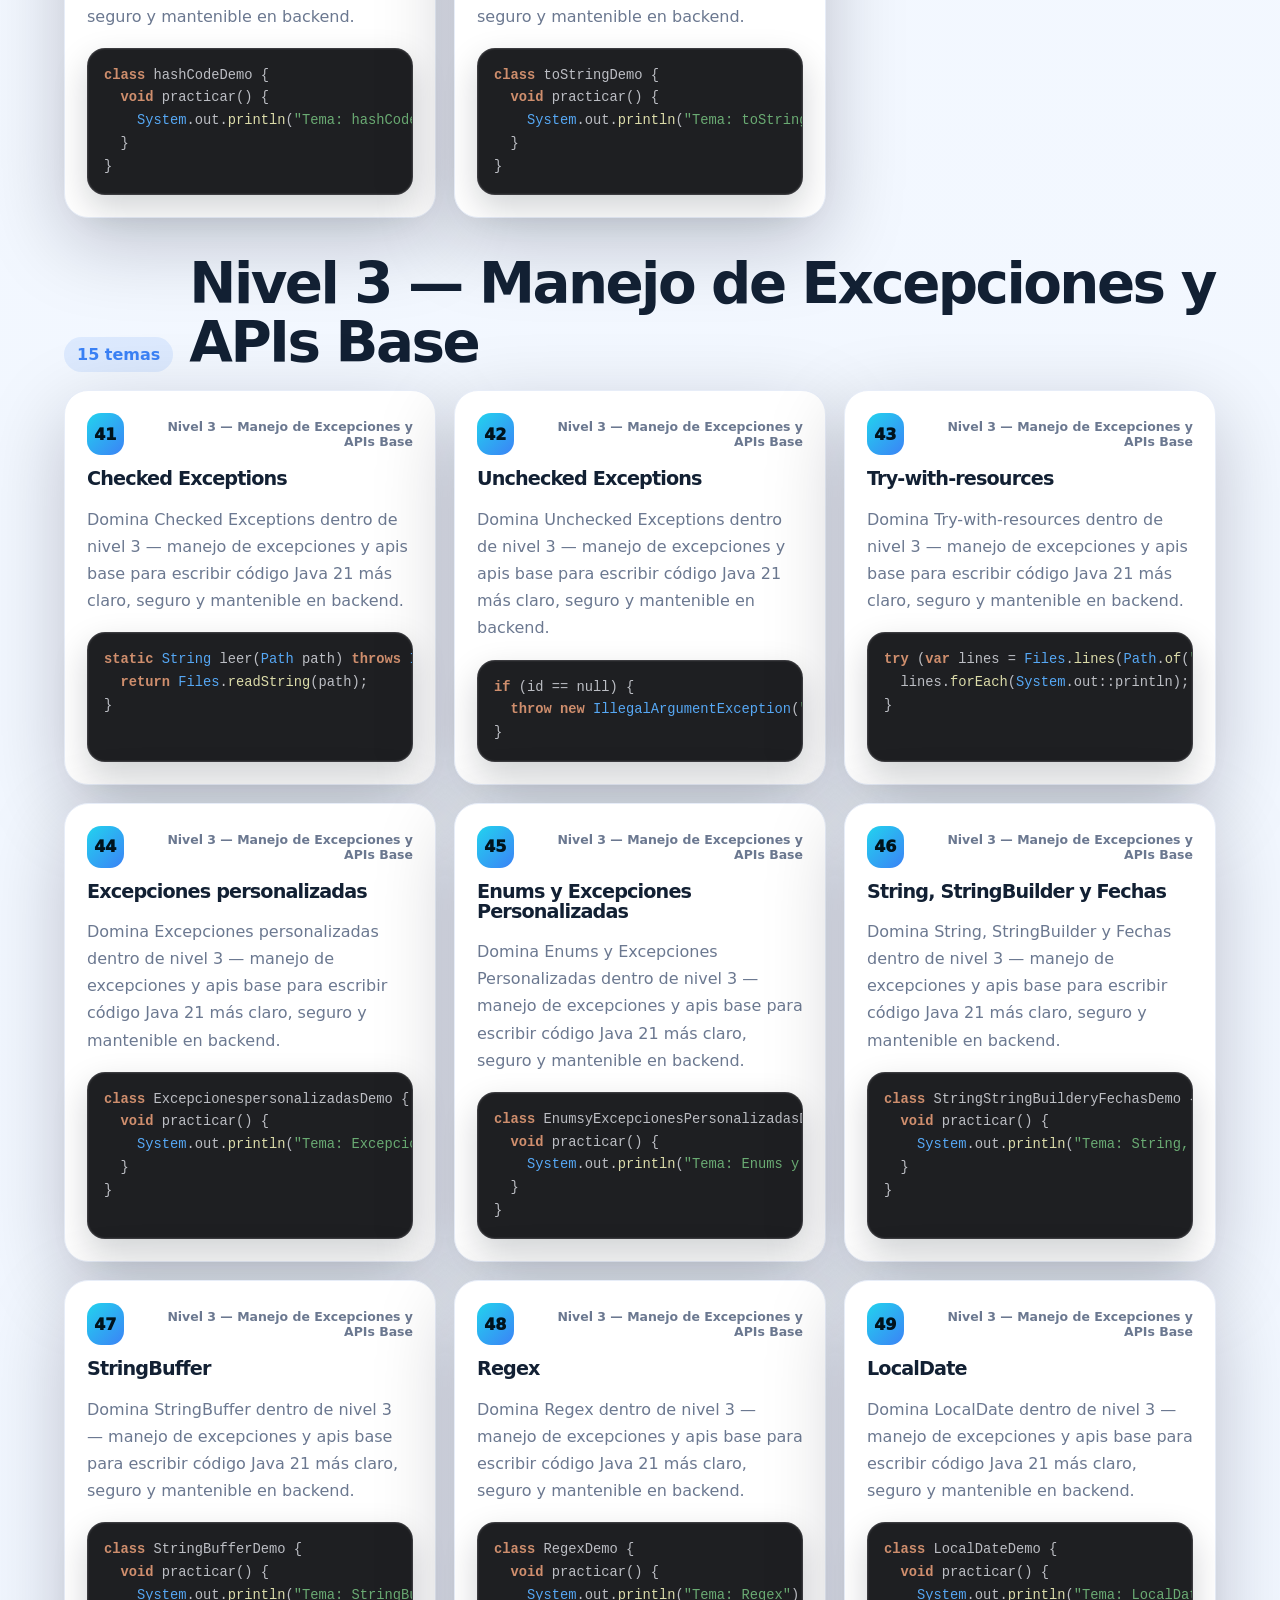
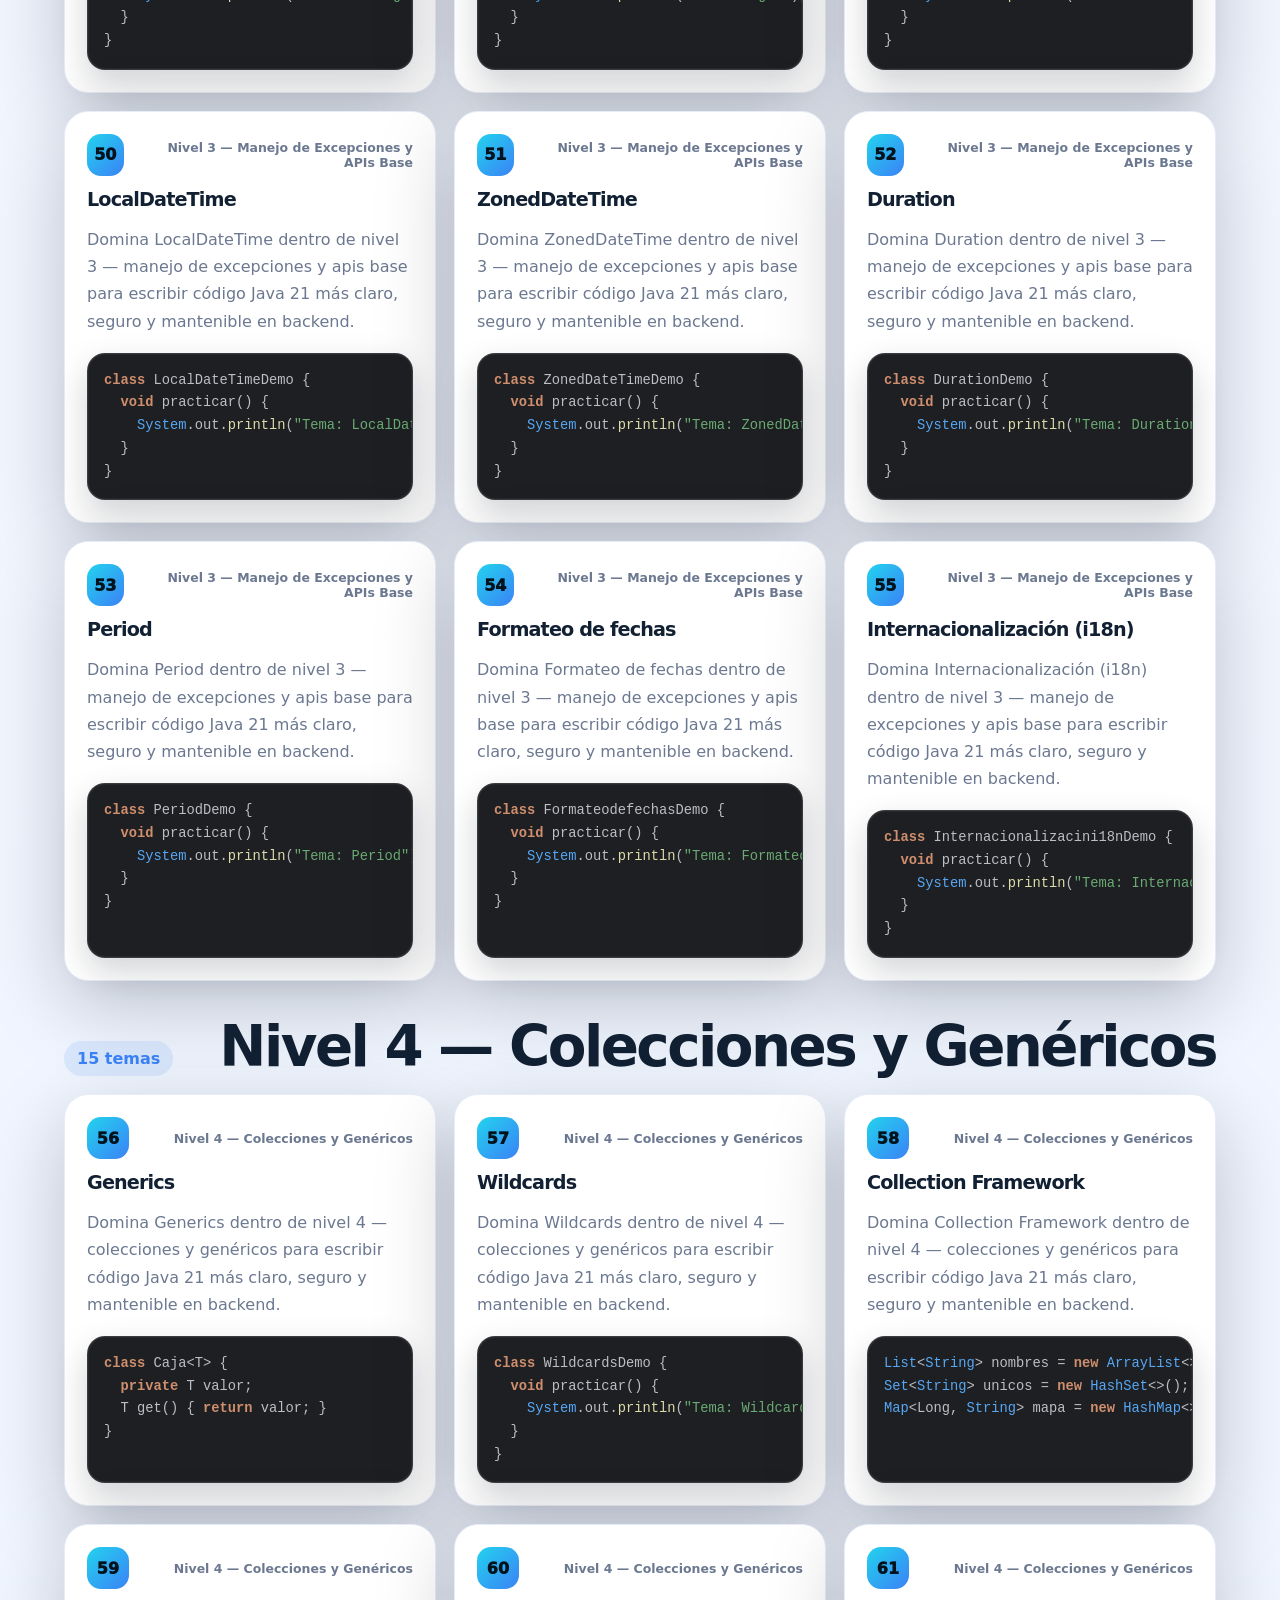
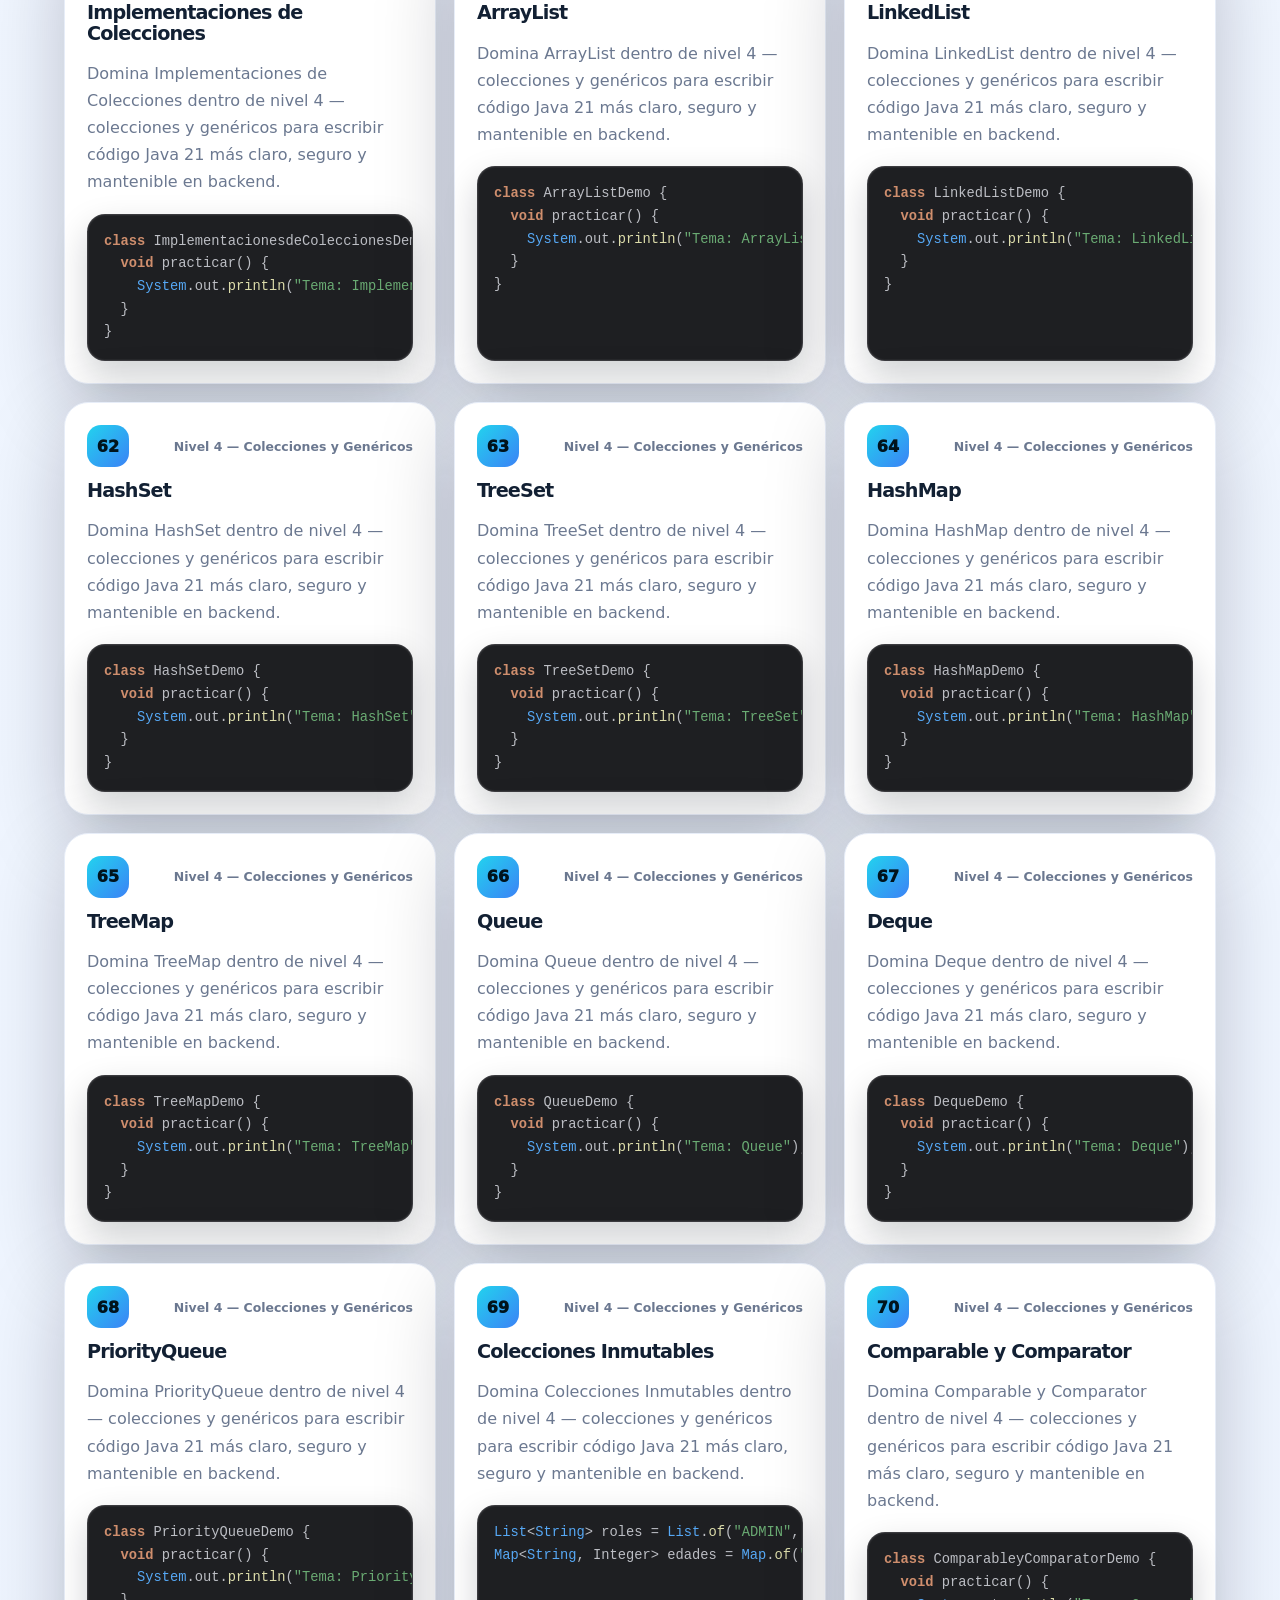
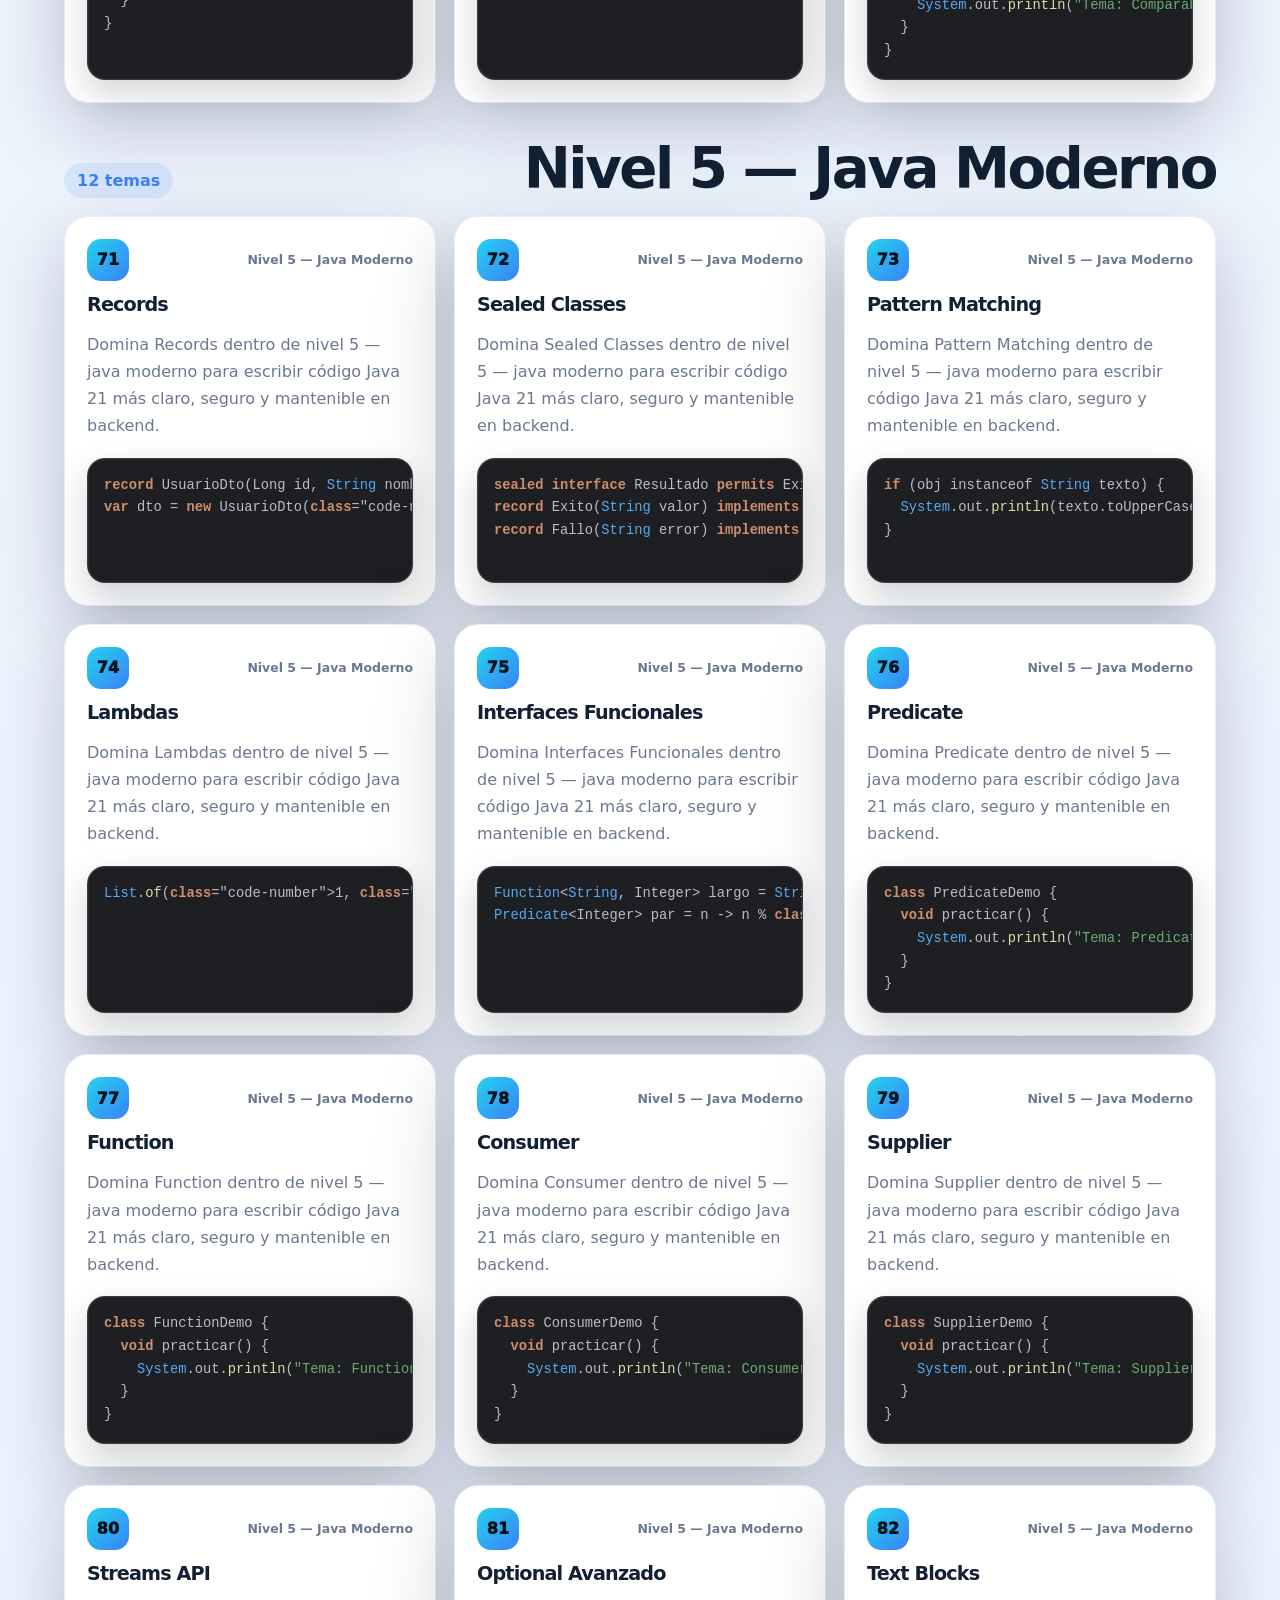
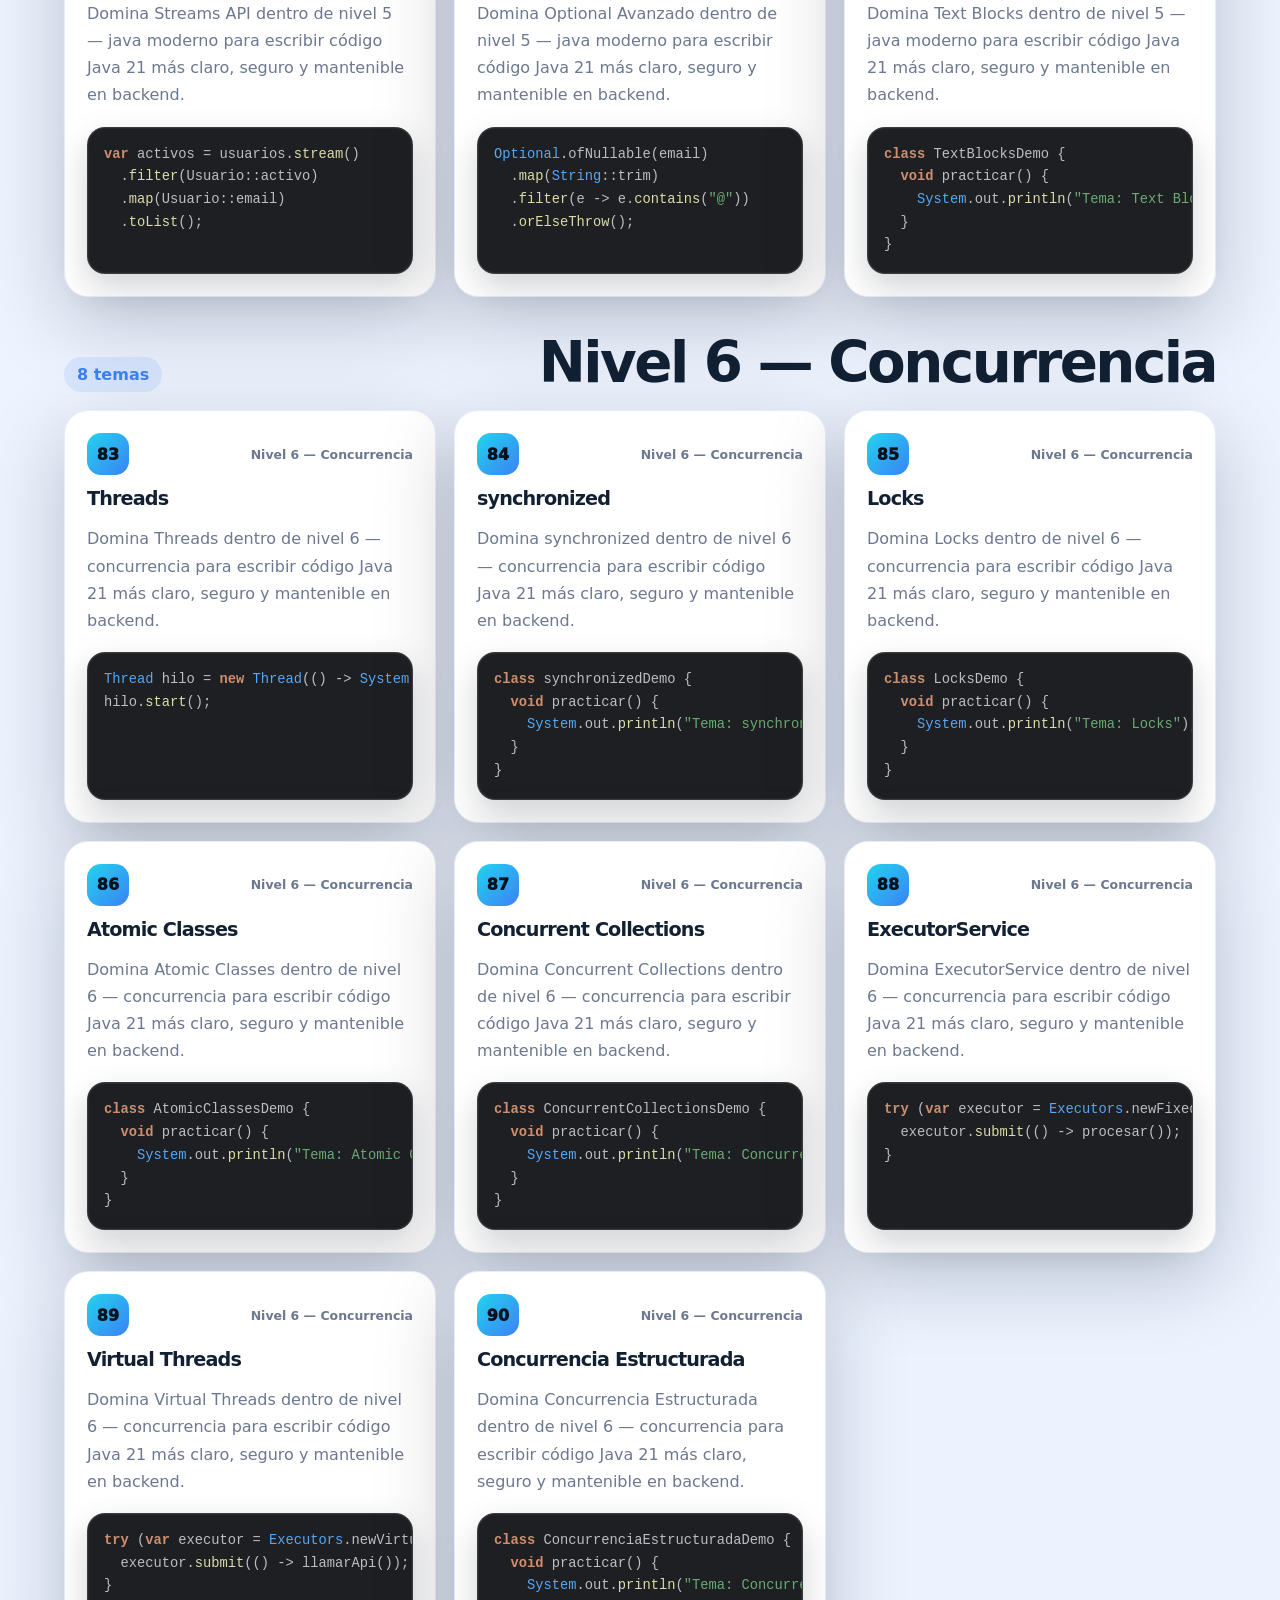
<file: java.html>
<!DOCTYPE html>
<html lang="es">
<head>
  <meta charset="UTF-8">
  <meta name="viewport" content="width=device-width, initial-scale=1.0">
  <title>Java 21 LTS - 100 temas</title>
  <link rel="preconnect" href="https://cdnjs.cloudflare.com">
  <link rel="stylesheet" href="https://cdnjs.cloudflare.com/ajax/libs/font-awesome/6.5.1/css/all.min.css">
  <link rel="stylesheet" href="styles.css">
</head>
<body>
  <header class="site-header">
    <a href="index.html#inicio" class="brand">
      <span class="brand-icon"><i class="fa-brands fa-java"></i></span>
      <span>Java 21 LTS</span>
    </a>
    <nav class="main-nav" aria-label="Navegación Java">
      <a href="index.html">Inicio</a>
      <a href="#fundamentos">Fundamentos</a>
      <a href="#poo">POO</a>
      <a href="#moderno">Java moderno</a>
      <a href="#profesional">Profesional</a>
    </nav>
    <a class="toggle-checks" href="index.html#temario"><i class="fa-solid fa-arrow-left"></i> Volver</a>
  </header>

  <main>
    <section class="hero section java-hero">
      <div class="hero-content">
        <p class="eyebrow"><i class="fa-brands fa-java"></i> Ruta Java 21 LTS</p>
        <h1>100 temas de Java con explicación y ejemplo de código</h1>
        <p class="hero-copy">Aprende Java 21 desde fundamentos hasta prácticas profesionales para backend empresarial. Cada card incluye una explicación breve y un ejemplo con estilo visual de código.</p>
        <div class="hero-actions">
          <a class="btn primary" href="#javaTopics">Ver cards</a>
          <a class="btn secondary" href="index.html#plan">Ver plan backend</a>
        </div>
      </div>
      <aside class="hero-card">
        <span class="card-badge">Enfoque laboral 2026</span>
        <strong>Java 21 LTS</strong>
        <p>Base fuerte para Spring Boot, APIs REST, PostgreSQL, testing, Docker y microservicios.</p>
        <div class="mini-stats">
          <span><b>7</b> niveles</span>
          <span><b>100</b> cards</span>
          <span><b>21</b> LTS</span>
        </div>
      </aside>
    </section>

    <section class="section java-important">
      <div class="section-heading">
        <p class="eyebrow">Prioridad para empleo</p>
        <h2>Temas más importantes para backend Java</h2>
      </div>
      <div class="cards-grid">
        <article class="info-card featured"><i class="fa-solid fa-cubes"></i><h3>POO completa</h3><p>Clases, encapsulamiento, abstracción, herencia, polimorfismo, interfaces y contratos limpios.</p></article>
        <article class="info-card"><i class="fa-solid fa-list-check"></i><h3>Colecciones y Generics</h3><p>List, Set, Map, wildcards, inmutabilidad y elección correcta de estructuras.</p></article>
        <article class="info-card"><i class="fa-solid fa-stream"></i><h3>Lambdas, Streams y Optional</h3><p>Procesamiento declarativo, funciones y manejo explícito de ausencia.</p></article>
        <article class="info-card"><i class="fa-solid fa-gears"></i><h3>Maven, JUnit y Mockito</h3><p>Build profesional, pruebas automatizadas y simulación de dependencias.</p></article>
      </div>
    </section>

    <section id="javaTopics" class="section java-section">
      <div class="section-heading">
        <p class="eyebrow">Temario detallado</p>
        <h2>Cards de estudio Java 21 LTS</h2>
        <p>Cada tema tiene una explicación corta y un snippet Java para practicar.</p>
      </div>
      <div id="javaCards" class="java-cards"></div>
    </section>
  </main>

  <footer class="site-footer">
    <p>Java 21 LTS - Base profesional para backend empresarial en 2026.</p>
  </footer>

  <script src="java-data.js"></script>
</body>
</html>
</file>
<file: styles.css>
:root {
  --bg: #08111f;
  --surface: #0f1f34;
  --surface-2: #142942;
  --card: #ffffff;
  --text: #eaf2ff;
  --muted: #6b7890;
  --ink: #122033;
  --primary: #22d3ee;
  --primary-2: #3b82f6;
  --accent: #facc15;
  --green: #22c55e;
  --danger: #fb7185;
  --shadow: 0 24px 80px rgba(3, 10, 27, .22);
  --radius: 24px;
}

* { box-sizing: border-box; }
html { scroll-behavior: smooth; }
body {
  margin: 0;
  font-family: Inter, ui-sans-serif, system-ui, -apple-system, BlinkMacSystemFont, "Segoe UI", sans-serif;
  background: linear-gradient(135deg, #07101e 0%, #102441 45%, #eaf2ff 45%, #f8fbff 100%);
  color: var(--ink);
}

a { color: inherit; text-decoration: none; }

.site-header {
  position: sticky;
  top: 0;
  z-index: 20;
  display: flex;
  align-items: center;
  justify-content: space-between;
  gap: 18px;
  padding: 16px clamp(18px, 4vw, 56px);
  background: rgba(8, 17, 31, .86);
  color: var(--text);
  backdrop-filter: blur(18px);
  border-bottom: 1px solid rgba(255, 255, 255, .08);
}

.brand, .main-nav, .toggle-checks { display: flex; align-items: center; }
.brand { gap: 10px; font-weight: 900; letter-spacing: -.03em; }
.brand-icon {
  display: grid;
  place-items: center;
  width: 40px;
  height: 40px;
  border-radius: 14px;
  background: linear-gradient(135deg, var(--primary), var(--primary-2));
  color: #00131c;
}
.main-nav { gap: 18px; font-weight: 700; font-size: .95rem; }
.main-nav a { opacity: .82; }
.main-nav a:hover { opacity: 1; color: var(--primary); }
.toggle-checks {
  gap: 8px;
  border: 0;
  border-radius: 999px;
  padding: 11px 16px;
  background: var(--accent);
  color: #251a00;
  font-weight: 900;
  cursor: pointer;
}

.section { padding: 82px clamp(18px, 5vw, 72px); }
.hero {
  min-height: 680px;
  display: grid;
  grid-template-columns: minmax(0, 1.3fr) minmax(280px, .7fr);
  align-items: center;
  gap: 34px;
  color: var(--text);
}
.eyebrow {
  display: inline-flex;
  align-items: center;
  gap: 8px;
  color: var(--primary);
  font-weight: 900;
  text-transform: uppercase;
  letter-spacing: .12em;
  font-size: .78rem;
}
h1, h2, h3 { margin: 0; line-height: 1.05; letter-spacing: -.045em; }
h1 { max-width: 920px; font-size: clamp(2.7rem, 7vw, 6.4rem); }
h2 { font-size: clamp(2rem, 4.4vw, 4rem); }
h3 { font-size: 1.2rem; }
p { line-height: 1.7; }
.hero-copy { max-width: 760px; color: #c7d6ef; font-size: 1.12rem; }
.hero-actions { display: flex; flex-wrap: wrap; gap: 14px; margin-top: 30px; }
.btn { border-radius: 999px; padding: 14px 20px; font-weight: 900; }
.btn.primary { background: linear-gradient(135deg, var(--primary), var(--primary-2)); color: #00131c; }
.btn.secondary { border: 1px solid rgba(255,255,255,.22); color: var(--text); }
.hero-card {
  padding: 28px;
  border-radius: var(--radius);
  background: rgba(255,255,255,.1);
  border: 1px solid rgba(255,255,255,.16);
  box-shadow: var(--shadow);
}
.card-badge { display: inline-block; margin-bottom: 18px; padding: 7px 12px; border-radius: 999px; background: rgba(34,211,238,.16); color: var(--primary); font-weight: 900; }
.hero-card strong { display: block; font-size: 2.4rem; }
.mini-stats { display: grid; grid-template-columns: repeat(3, 1fr); gap: 10px; margin-top: 24px; }
.mini-stats span { padding: 14px; border-radius: 18px; background: rgba(255,255,255,.1); text-align: center; }
.mini-stats b { display: block; color: var(--accent); font-size: 1.5rem; }

.section-heading { max-width: 980px; margin-bottom: 34px; }
.section-heading.light { color: var(--text); }
.section-heading p:not(.eyebrow) { color: var(--muted); }
.light p:not(.eyebrow) { color: #c7d6ef; }
.cards-grid { display: grid; grid-template-columns: repeat(4, minmax(0, 1fr)); gap: 18px; }
.info-card {
  padding: 24px;
  border-radius: var(--radius);
  background: var(--card);
  box-shadow: var(--shadow);
  border: 1px solid #e7edf8;
}
.info-card i { font-size: 1.8rem; color: var(--primary-2); margin-bottom: 18px; }
.info-card p { color: var(--muted); }
.info-card.featured { background: linear-gradient(135deg, #0f1f34, #18375f); color: var(--text); }
.info-card.featured p { color: #c7d6ef; }

.agentic-card {
  max-width: 80%;
  margin: 0 auto;
  padding: 32px;
  border-radius: var(--radius);
  background: linear-gradient(135deg, #0f1f34, #18375f);
  color: var(--text);
  box-shadow: var(--shadow);
  border: 1px solid rgba(255, 255, 255, 0.1);
  text-align: center;
}
.agentic-card i { font-size: 2.5rem; color: var(--primary); margin-bottom: 20px; }
.agentic-card h3 { margin: 0 0 16px 0; }
.agentic-card p { color: #c7d6ef; font-size: 1.1rem; }

.curriculum { display: grid; gap: 18px; }
.module-card {
  overflow: hidden;
  border-radius: var(--radius);
  background: var(--card);
  box-shadow: var(--shadow);
  border: 1px solid #e7edf8;
}
.module-header {
  display: flex;
  justify-content: space-between;
  gap: 16px;
  padding: 24px;
  background: linear-gradient(135deg, #f8fbff, #eaf2ff);
}
.module-header span { font-weight: 900; color: var(--primary-2); }
.module-header-right { display: flex; align-items: center; gap: 14px; }
.module-count {
  padding: 6px 12px;
  border-radius: 999px;
  background: rgba(34, 197, 94, .15);
  color: #15803d;
  font-weight: 900;
  font-size: .95rem;
  white-space: nowrap;
}
.topic-list { display: grid; grid-template-columns: repeat(2, minmax(0, 1fr)); gap: 0; padding: 0; margin: 0; list-style: none; }
.topic-item {
  display: grid;
  grid-template-columns: auto 1fr;
  gap: 12px;
  padding: 18px 22px;
  border-top: 1px solid #edf2fb;
}
.topic-item:nth-child(odd) { border-right: 1px solid #edf2fb; }
.topic-id { font-weight: 900; color: var(--primary-2); }
.topic-item p { margin: 6px 0 0; color: var(--muted); font-size: .95rem; }
.topic-check { display: none; width: 18px; height: 18px; accent-color: var(--green); margin-top: 2px; }
.show-checks .topic-check { display: block; }

.plan-section { background: radial-gradient(circle at top left, rgba(34,211,238,.2), transparent 32%), var(--bg); }
.roadmap {
  position: relative;
  display: grid;
  gap: 34px;
  padding: 30px 0;
}
.roadmap::before {
  content: "";
  position: absolute;
  inset: 0 50%;
  width: 72px;
  transform: translateX(-50%);
  background: repeating-linear-gradient(180deg, #1f2937 0 56px, #111827 56px 112px);
  border-radius: 999px;
  box-shadow: inset 0 0 0 10px #374151;
}
.roadmap::after {
  content: "";
  position: absolute;
  top: 40px;
  bottom: 40px;
  left: 50%;
  width: 6px;
  transform: translateX(-50%);
  background: repeating-linear-gradient(180deg, var(--accent) 0 28px, transparent 28px 48px);
}
.road-card {
  position: relative;
  z-index: 1;
  width: min(48%, 680px);
  padding: 24px;
  border-radius: var(--radius);
  background: #ffffff;
  box-shadow: var(--shadow);
}
.road-topics { display: flex; flex-wrap: wrap; gap: 8px; margin-bottom: 14px; }
.topic-range {
  padding: 6px 12px;
  border-radius: 999px;
  background: linear-gradient(135deg, var(--primary), var(--primary-2));
  color: #00131c;
  font-weight: 900;
  font-size: .82rem;
}
.topic-module {
  padding: 6px 12px;
  border-radius: 999px;
  background: #eef2f7;
  color: #334155;
  font-weight: 800;
  font-size: .82rem;
}
.jansahayak-note {
  display: flex;
  gap: 16px;
  margin-bottom: 30px;
  padding: 22px 24px;
  border-radius: var(--radius);
  background: rgba(255, 255, 255, .07);
  border: 1px solid rgba(34, 211, 238, .35);
  color: var(--text);
}
.jansahayak-note i { font-size: 1.5rem; color: var(--primary); margin-top: 4px; }
.jansahayak-note h3 { margin-bottom: 8px; color: var(--primary); }
.jansahayak-note p { margin: 0; color: #c7d6ef; }
.road-card:nth-child(even) { justify-self: end; }
.road-sign {
  display: inline-flex;
  align-items: center;
  gap: 9px;
  margin-bottom: 12px;
  padding: 9px 13px;
  border-radius: 12px;
  background: var(--accent);
  color: #261a00;
  font-weight: 900;
}
.road-card ul { padding-left: 18px; color: var(--muted); line-height: 1.7; }
.milestone { padding: 13px; border-radius: 16px; background: #eff6ff; color: #1e3a8a; font-weight: 900; }

.progress-panel {
  display: grid;
  grid-template-columns: 260px 1fr;
  gap: 28px;
  align-items: center;
  padding: 28px;
  border-radius: var(--radius);
  background: var(--card);
  box-shadow: var(--shadow);
}
.progress-ring {
  display: grid;
  place-items: center;
  width: 220px;
  height: 220px;
  border-radius: 50%;
  background: conic-gradient(var(--green) 0deg, #e5edf8 0deg);
}
.progress-ring span {
  display: grid;
  place-items: center;
  width: 155px;
  height: 155px;
  border-radius: 50%;
  background: #fff;
  font-size: 2.3rem;
  font-weight: 1000;
}
.progress-bar { overflow: hidden; height: 16px; border-radius: 999px; background: #e5edf8; }
.progress-bar span { display: block; height: 100%; width: 0; background: linear-gradient(90deg, var(--green), var(--primary)); transition: width .25s ease; }
.module-progress { display: grid; grid-template-columns: repeat(2, minmax(0, 1fr)); gap: 10px; margin-top: 18px; }
.module-pill { padding: 12px; border-radius: 14px; background: #f4f7fb; font-weight: 800; color: #334155; }
.java-hero { background: radial-gradient(circle at top right, rgba(250, 204, 21, .18), transparent 34%); }
.java-important { background: #f8fbff; }
.java-section { background: linear-gradient(180deg, #f8fbff, #eaf2ff); }
.java-cards { display: grid; gap: 36px; }
.java-level-section { scroll-margin-top: 110px; }
.java-level-heading {
  display: flex;
  align-items: end;
  justify-content: space-between;
  gap: 16px;
  margin-bottom: 18px;
}
.java-level-heading span {
  padding: 8px 13px;
  border-radius: 999px;
  background: rgba(59, 130, 246, .12);
  color: var(--primary-2);
  font-weight: 900;
  white-space: nowrap;
}
.java-card-grid { display: grid; grid-template-columns: repeat(3, minmax(0, 1fr)); gap: 18px; }
.java-topic-card {
  display: flex;
  flex-direction: column;
  min-height: 390px;
  padding: 22px;
  border-radius: var(--radius);
  background: var(--card);
  border: 1px solid #e7edf8;
  box-shadow: var(--shadow);
}
.java-card-top { display: flex; justify-content: space-between; align-items: center; gap: 12px; margin-bottom: 14px; }
.java-number {
  display: grid;
  place-items: center;
  width: 42px;
  height: 42px;
  border-radius: 14px;
  background: linear-gradient(135deg, var(--primary), var(--primary-2));
  color: #00131c;
  font-weight: 1000;
}
.java-level { color: var(--muted); font-size: .78rem; font-weight: 900; text-align: right; }
.java-topic-card p { color: var(--muted); margin-bottom: 18px; }
.java-topic-card h4 {
  font-size: 1.25rem;
  font-weight: 800;
  color: var(--ink);
  margin: 0 0 12px 0;
}
.level-title {
  font-size: 1.8rem;
  font-weight: 900;
  color: var(--ink);
  margin-bottom: 24px;
  padding-bottom: 12px;
  border-bottom: 3px solid var(--primary);
}
.topic-desc {
  font-size: 1rem;
  line-height: 1.6;
  margin-bottom: 16px;
}
.example-block {
  margin-top: auto;
  padding: 16px;
  border-radius: 12px;
  background: linear-gradient(135deg, #f0f7ff, #e6f0ff);
  border-left: 4px solid var(--primary);
}
.example-label {
  display: block;
  font-size: 0.85rem;
  font-weight: 900;
  color: var(--primary-2);
  margin-bottom: 8px;
  text-transform: uppercase;
  letter-spacing: 0.05em;
}
.example-block p {
  margin: 0;
  font-size: 0.95rem;
  color: var(--ink);
  line-height: 1.5;
}

/* Colores para ejemplos de cloud.html cada 20 items */
.example-color-1 code { color: #a855f7; }
.example-color-2 code { color: #22c55e; }
.example-color-3 code { color: #f59e0b; }
.example-color-4 code { color: #3b82f6; }
.example-color-5 code { color: #ec4899; }
.code-block {
  overflow: auto;
  flex: 1;
  margin: auto 0 0;
  padding: 16px;
  border-radius: 18px;
  background: #1e1f22;
  color: #bcbec4;
  border: 1px solid rgba(188, 190, 196, .18);
  box-shadow: inset 0 0 0 1px rgba(255, 255, 255, .04), 0 14px 34px rgba(7, 16, 30, .18);
}
.code-block code {
  font-family: "JetBrains Mono", "Fira Code", Consolas, monospace;
  font-size: .86rem;
  line-height: 1.65;
  white-space: pre;
}
.code-keyword { color: #cf8e6d; font-weight: 800; }
.code-type { color: #56a8f5; }
.code-method { color: #dcdcaa; }
.code-string { color: #6aab73; }
.code-number { color: #2aacb8; }
.code-annotation { color: #b3ae60; }
.algorithms-hero { background: radial-gradient(circle at top left, rgba(168, 85, 247, .2), transparent 34%), radial-gradient(circle at bottom right, rgba(34, 211, 238, .18), transparent 32%); }
.algorithm-hero-card { background: linear-gradient(135deg, #111827, #312e81); }
.algorithm-cards { display: grid; gap: 38px; }
.algorithm-card {
  position: relative;
  overflow: hidden;
  display: flex;
  flex-direction: column;
  min-height: 370px;
  padding: 22px;
  border-radius: var(--radius);
  background: linear-gradient(180deg, #ffffff, #f8fbff);
  border: 1px solid #e7edf8;
  box-shadow: var(--shadow);
}
.algorithm-card::before {
  content: "";
  position: absolute;
  inset: 0;
  background: radial-gradient(circle at top right, rgba(34, 211, 238, .16), transparent 34%);
  pointer-events: none;
}
.algorithm-card h3 { position: relative; z-index: 1; font-size: 1.22rem; margin: 16px 0 10px; color: var(--ink); }
.algorithm-card p { position: relative; z-index: 1; color: var(--muted); line-height: 1.58; }
.algorithm-category {
  position: relative;
  z-index: 1;
  display: inline-flex;
  width: fit-content;
  margin-top: auto;
  padding: 8px 12px;
  border-radius: 999px;
  background: rgba(15, 23, 42, .08);
  color: #334155;
  font-size: .82rem;
  font-weight: 900;
}
.algorithm-visual {
  position: relative;
  z-index: 1;
  display: flex;
  flex-direction: column;
  align-items: center;
  justify-content: center;
  gap: 10px;
  height: 150px;
  margin-top: 8px;
  padding: 12px;
  border-radius: 20px;
  background: linear-gradient(135deg, #0f172a, #1e3a8a);
  border: 1px solid rgba(255, 255, 255, .12);
  overflow: hidden;
}
.v-tag {
  font-size: .72rem;
  font-weight: 800;
  letter-spacing: .02em;
  color: #93c5fd;
  text-transform: uppercase;
}
.v-row { position: relative; display: flex; gap: 6px; }
.v-scan, .v-binary, .v-tp, .v-window { position: relative; display: flex; gap: 6px; }
.v-scan span, .v-binary span, .v-tp span, .v-window span { width: 16px; height: 34px; border-radius: 6px; background: rgba(255,255,255,.14); border: 1px solid rgba(34,211,238,.4); }
.v-cursor { position: absolute; top: -4px; left: 0; width: 16px; height: 42px; border-radius: 8px; border: 2px solid var(--accent); box-shadow: 0 0 16px var(--accent); animation: vScan 2.2s steps(6) infinite; }
@keyframes vScan { from { transform: translateX(0); } to { transform: translateX(132px); } }
.v-mid { position: absolute; top: -4px; left: 0; width: 16px; height: 42px; border-radius: 8px; border: 2px solid var(--primary); box-shadow: 0 0 16px var(--primary); animation: vBin 2.6s infinite; }
@keyframes vBin { 0%,28% { transform: translateX(66px); } 36%,62% { transform: translateX(110px); } 70%,100% { transform: translateX(132px); } }
.v-l, .v-r { position: absolute; top: -4px; width: 16px; height: 42px; border-radius: 8px; border: 2px solid var(--accent); }
.v-l { left: 0; animation: vL 2.6s ease-in-out infinite; }
.v-r { left: 110px; animation: vR 2.6s ease-in-out infinite; }
@keyframes vL { 0%,100% { transform: translateX(0); } 50% { transform: translateX(44px); } }
@keyframes vR { 0%,100% { transform: translateX(0); } 50% { transform: translateX(-44px); } }
.v-frame { position: absolute; top: -5px; left: 0; width: 60px; height: 44px; border-radius: 10px; border: 2px solid var(--accent); background: rgba(34,211,238,.14); animation: vWin 2.8s ease-in-out infinite; }
@keyframes vWin { 0%,100% { transform: translateX(0); } 50% { transform: translateX(82px); } }
.v-sort { display: flex; align-items: end; gap: 7px; height: 80px; }
.v-sort span { width: 14px; border-radius: 6px 6px 3px 3px; background: linear-gradient(180deg, var(--primary), var(--accent)); }
.v-sort span:nth-child(1) { height: 26px; animation: vBar 2.6s ease-in-out infinite; }
.v-sort span:nth-child(2) { height: 64px; animation: vBar 2.6s ease-in-out infinite .1s; }
.v-sort span:nth-child(3) { height: 18px; animation: vBar 2.6s ease-in-out infinite .2s; }
.v-sort span:nth-child(4) { height: 50px; animation: vBar 2.6s ease-in-out infinite .3s; }
.v-sort span:nth-child(5) { height: 36px; animation: vBar 2.6s ease-in-out infinite .4s; }
.v-sort span:nth-child(6) { height: 72px; animation: vBar 2.6s ease-in-out infinite .5s; }
@keyframes vBar { 0%,100% { transform: scaleY(1); } 50% { transform: scaleY(1.18); filter: brightness(1.3); } }
.v-string { display: flex; gap: 8px; perspective: 400px; }
.v-string b { display: grid; place-items: center; width: 30px; height: 38px; border-radius: 8px; background: rgba(255,255,255,.12); border: 1px solid rgba(34,211,238,.4); color: #fff; font-weight: 900; animation: vFlip 2.6s ease-in-out infinite; }
.v-string b:nth-child(2) { animation-delay: .15s; }
.v-string b:nth-child(3) { animation-delay: .3s; }
.v-string b:nth-child(4) { animation-delay: .45s; }
@keyframes vFlip { 0%,100% { transform: rotateY(0); } 50% { transform: rotateY(180deg); background: rgba(34,211,238,.3); } }
.v-stack { position: relative; display: flex; flex-direction: column-reverse; gap: 6px; }
.v-stack span { width: 54px; height: 15px; border-radius: 6px; background: linear-gradient(90deg, var(--primary), var(--accent)); }
.v-stack span:nth-child(4) { animation: vPush 2.2s ease-in-out infinite; }
.v-arrow { position: absolute; right: -22px; top: -2px; width: 0; height: 0; border-left: 8px solid transparent; border-right: 8px solid transparent; border-bottom: 12px solid var(--accent); animation: vUpDown 2.2s ease-in-out infinite; }
@keyframes vPush { 0%,100% { opacity: .25; transform: translateY(-14px); } 50% { opacity: 1; transform: translateY(0); } }
@keyframes vUpDown { 0%,100% { transform: translateY(0); } 50% { transform: translateY(-14px); } }
.v-queue { position: relative; display: flex; gap: 6px; }
.v-queue span { width: 22px; height: 32px; border-radius: 6px; background: linear-gradient(180deg, var(--primary), var(--accent)); animation: vQueue 2.6s linear infinite; }
.v-queue span:nth-child(2) { animation-delay: .25s; }
.v-queue span:nth-child(3) { animation-delay: .5s; }
.v-queue span:nth-child(4) { animation-delay: .75s; }
@keyframes vQueue { 0% { opacity: 0; transform: translateX(-16px); } 15%,85% { opacity: 1; } 100% { opacity: 0; transform: translateX(16px); } }
.v-hash { position: relative; display: flex; gap: 14px; align-items: end; height: 80px; }
.v-hash u { width: 26px; height: 40px; border-radius: 0 0 8px 8px; border: 2px solid rgba(34,211,238,.5); border-top: 0; background: rgba(255,255,255,.08); }
.v-hash i { position: absolute; top: 0; width: 16px; height: 16px; border-radius: 50%; background: var(--accent); box-shadow: 0 0 12px var(--accent); }
.v-hash i:nth-of-type(1) { left: 6px; animation: vDrop 2.2s ease-in infinite; }
.v-hash i:nth-of-type(2) { left: 46px; animation: vDrop 2.2s ease-in infinite .9s; }
@keyframes vDrop { 0% { top: 0; opacity: 1; } 55% { top: 40px; opacity: 1; } 100% { top: 40px; opacity: .3; } }
.v-tree { position: relative; width: 140px; height: 84px; }
.v-tree i { position: absolute; width: 22px; height: 22px; border-radius: 50%; background: var(--primary); box-shadow: 0 0 14px rgba(34,211,238,.6); }
.v-tree i:nth-child(1) { left: 59px; top: 2px; }
.v-tree i:nth-child(2) { left: 22px; top: 58px; animation: vNode 2s infinite .3s; }
.v-tree i:nth-child(3) { left: 96px; top: 58px; animation: vNode 2s infinite .6s; }
.v-tree b { position: absolute; height: 3px; background: rgba(34,211,238,.6); transform-origin: left center; }
.v-tree b:nth-of-type(1) { left: 66px; top: 14px; width: 52px; transform: rotate(125deg); }
.v-tree b:nth-of-type(2) { left: 70px; top: 14px; width: 52px; transform: rotate(55deg); }
@keyframes vNode { 0%,100% { transform: scale(1); } 50% { transform: scale(1.3); background: var(--accent); } }
.v-graph { position: relative; width: 150px; height: 84px; }
.v-graph i { position: absolute; width: 20px; height: 20px; border-radius: 50%; background: var(--primary); box-shadow: 0 0 14px rgba(34,211,238,.6); animation: vNode 1.8s infinite; }
.v-graph i:nth-child(1) { left: 6px; top: 30px; }
.v-graph i:nth-child(2) { left: 62px; top: 4px; animation-delay: .2s; }
.v-graph i:nth-child(3) { right: 6px; top: 30px; animation-delay: .4s; }
.v-graph i:nth-child(4) { left: 62px; bottom: 2px; animation-delay: .6s; }
.v-graph b { position: absolute; height: 3px; background: linear-gradient(90deg, var(--primary), transparent); transform-origin: left center; animation: vEdge 1.7s linear infinite; }
.v-graph b:nth-of-type(1) { left: 24px; top: 38px; width: 48px; transform: rotate(-26deg); }
.v-graph b:nth-of-type(2) { left: 80px; top: 22px; width: 48px; transform: rotate(26deg); }
.v-graph b:nth-of-type(3) { left: 72px; top: 34px; width: 44px; transform: rotate(100deg); }
@keyframes vEdge { 50% { opacity: .3; } }
.v-path { position: relative; display: flex; align-items: center; gap: 28px; }
.v-path i { width: 20px; height: 20px; border-radius: 50%; background: var(--primary); position: relative; z-index: 1; box-shadow: 0 0 10px rgba(34,211,238,.5); }
.v-path b { position: absolute; left: 10px; top: 50%; height: 4px; width: 0; background: var(--accent); box-shadow: 0 0 10px var(--accent); animation: vPath 2.6s ease-in-out infinite; }
@keyframes vPath { 0% { width: 0; } 80%,100% { width: 124px; } }
.v-dp { display: grid; grid-template-columns: repeat(4, 1fr); gap: 4px; width: 80px; }
.v-dp span { aspect-ratio: 1; border-radius: 4px; background: rgba(255,255,255,.12); animation: vFill 2.8s ease-in-out infinite; }
@keyframes vFill { 0%,100% { background: rgba(255,255,255,.12); } 45% { background: var(--accent); box-shadow: 0 0 8px var(--accent); } }
.v-rec { position: relative; width: 80px; height: 80px; }
.v-rec i { position: absolute; border: 2px solid var(--accent); border-radius: 8px; animation: vRec 2.6s ease-in-out infinite; }
.v-rec i:nth-child(1) { inset: 0; }
.v-rec i:nth-child(2) { inset: 14px; animation-delay: .3s; }
.v-rec i:nth-child(3) { inset: 28px; animation-delay: .6s; }
@keyframes vRec { 0%,100% { opacity: .3; } 50% { opacity: 1; box-shadow: 0 0 12px var(--accent); } }
.site-footer { padding: 28px; text-align: center; color: #c7d6ef; background: var(--bg); }

@media (max-width: 980px) {
  .site-header { align-items: flex-start; flex-direction: column; }
  .main-nav { flex-wrap: wrap; }
  .hero { grid-template-columns: 1fr; min-height: auto; }
  .cards-grid, .topic-list, .module-progress, .java-card-grid { grid-template-columns: 1fr 1fr; }
  .roadmap::before, .roadmap::after { left: 24px; transform: none; }
  .road-card, .road-card:nth-child(even) { width: calc(100% - 84px); justify-self: end; }
  .progress-panel { grid-template-columns: 1fr; }
}

@media (max-width: 640px) {
  .section { padding: 58px 16px; }
  .cards-grid, .topic-list, .module-progress, .java-card-grid { grid-template-columns: 1fr; }
  .java-level-heading { align-items: flex-start; flex-direction: column; }
  .topic-item:nth-child(odd) { border-right: 0; }
  h1 { font-size: 2.55rem; }
  .hero-card strong { font-size: 2rem; }
  .mini-stats { grid-template-columns: 1fr; }
  .roadmap::before { width: 54px; }
  .road-card, .road-card:nth-child(even) { width: calc(100% - 62px); }
  .progress-ring { width: 190px; height: 190px; }
  .progress-ring span { width: 132px; height: 132px; }
}
</file>
